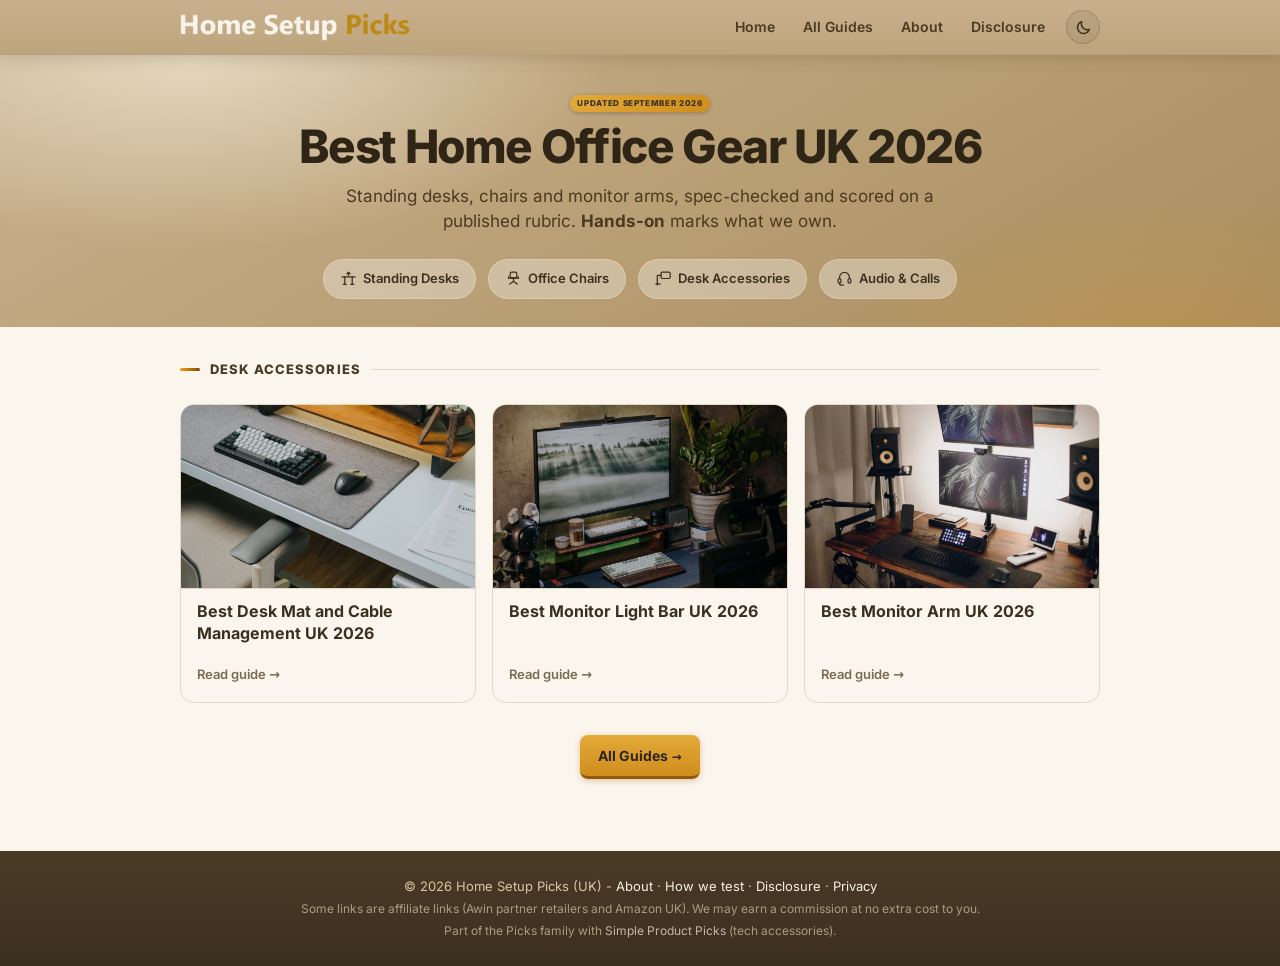
<file: index.html>
<!doctype html>
<html lang="en-GB">
<head>
  <meta charset="utf-8" />
  <meta name="viewport" content="width=device-width, initial-scale=1" />
  <meta name="theme-color" content="#c9b18f" />
  <link rel="icon" href="/favicon.ico" sizes="48x48" />
  <link rel="icon" type="image/png" sizes="192x192" href="/icon-192.png" />
  <link rel="apple-touch-icon" href="/apple-touch-icon.png" />
  <link rel="manifest" href="/site.webmanifest" />
  <title>Best Home Office Gear UK 2026 - Home Setup Picks</title>
  <meta name="description" content="Honest, spec-checked picks for UK home offices: standing desks, ergonomic chairs, monitor arms and call gear. Hands-on notes where we own the product." />
  <link rel="canonical" href="https://homesetuppicks.co.uk/" />
  <meta property="og:site_name" content="Home Setup Picks" />
  <meta property="og:type" content="website" />
  <meta property="og:title" content="Home Setup Picks UK" />
  <meta property="og:description" content="Honest, spec-checked picks for a better UK home office setup." />
  <meta property="og:image" content="https://homesetuppicks.co.uk/assets/img/hero/desks.jpg" />
  <meta property="og:url" content="https://homesetuppicks.co.uk/" />
  <meta name="twitter:card" content="summary" />
  <meta name="twitter:title" content="Best Home Office Gear UK 2026" />
  <meta name="twitter:description" content="Spec-checked picks for standing desks, office chairs, monitor arms and call gear, with hands-on notes where we own the product." />
  <script type="application/ld+json">
  {
    "@context": "https://schema.org",
    "@type": "WebSite",
    "name": "Home Setup Picks",
    "url": "https://homesetuppicks.co.uk/",
    "description": "Honest, spec-checked UK home office picks: standing desks, office chairs, monitor arms, desk accessories and call gear.",
    "publisher": {
      "@type": "Organization",
      "name": "Home Setup Picks",
      "url": "https://homesetuppicks.co.uk/"
    }
  }
  </script>
  <link rel="preload" href="assets/fonts/inter-latin.woff2" as="font" type="font/woff2" crossorigin>
  <link rel="alternate" type="application/rss+xml" title="Home Setup Picks - All Guides" href="/feed.xml">
  <link rel="stylesheet" href="assets/site.css">
  <script>(function(){var t;try{t=localStorage.getItem("sppTheme")}catch(e){}document.documentElement.setAttribute("data-theme",t||(window.matchMedia&&matchMedia("(prefers-color-scheme: dark)").matches?"dark":"light"))})();</script><script src="assets/theme.js" defer></script>
</head>
<body>

  <header class="site-header">
    <div class="wrap">
      <a class="brand-title" href="/"><img class="brand-wordmark" src="assets/img/brand/wordmark-header.png" alt="Home Setup Picks" width="230" height="28"></a>
      <nav class="site-nav">
        <a href="/">Home</a>
        <a href="posts.html">All Guides</a>
        <a href="about.html">About</a>
        <a href="disclosure.html">Disclosure</a>
      </nav>
    </div>
  </header>

  <div class="home-hero">
    <div class="wrap">
      <div class="badge">Updated September 2026</div>
      <h1>Best Home Office Gear UK 2026</h1>
      <p>Standing desks, chairs and monitor arms, spec&#8209;checked and scored on a published rubric. <strong>Hands-on</strong> marks what we own.</p>
      <div class="hero-cats"><!--picks:hero-cats-->
        <a class="hero-cat" href="#desks"><svg class="chip-ico" viewBox="0 0 24 24" width="17" height="17" fill="none" stroke="currentColor" stroke-width="1.75" stroke-linecap="round" stroke-linejoin="round" aria-hidden="true" focusable="false"><path d="M2.75 9.75h18.5"/><path d="M6.75 9.75v10.5M17.25 9.75v10.5"/><path d="M4.5 20.25h4.5M15 20.25h4.5"/><path d="M12 7.25V3M9.75 5.25 12 3l2.25 2.25"/></svg>Standing Desks</a>
        <a class="hero-cat" href="#chairs"><svg class="chip-ico" viewBox="0 0 24 24" width="17" height="17" fill="none" stroke="currentColor" stroke-width="1.75" stroke-linecap="round" stroke-linejoin="round" aria-hidden="true" focusable="false"><rect x="7.25" y="3" width="9.5" height="8" rx="2.5"/><path d="M5.25 11.5V9.5M18.75 11.5V9.5"/><path d="M4.75 11.5h14.5"/><path d="M12 11.5v4.75"/><path d="M7.5 19 12 16.25l4.5 2.75"/><circle cx="6.7" cy="19.95" r=".9" fill="currentColor" stroke="none"/><circle cx="17.3" cy="19.95" r=".9" fill="currentColor" stroke="none"/></svg>Office Chairs</a>
        <a class="hero-cat" href="#accessories"><svg class="chip-ico" viewBox="0 0 24 24" width="17" height="17" fill="none" stroke="currentColor" stroke-width="1.75" stroke-linecap="round" stroke-linejoin="round" aria-hidden="true" focusable="false"><rect x="8.5" y="3" width="13" height="9" rx="2"/><path d="M8.5 7.5H3.25v13.75"/><path d="M1.25 19.75h6"/></svg>Desk Accessories</a>
        <a class="hero-cat" href="#audio"><svg class="chip-ico" viewBox="0 0 24 24" width="17" height="17" fill="none" stroke="currentColor" stroke-width="1.75" stroke-linecap="round" stroke-linejoin="round" aria-hidden="true" focusable="false"><path d="M5 12.5V10.5a7 7 0 0 1 14 0v2"/><rect x="3" y="12" width="4" height="6.5" rx="2"/><rect x="17" y="12" width="4" height="6.5" rx="2"/><path d="M5 18.5v.75a2 2 0 0 0 2 2h2.5"/><circle cx="10.6" cy="21.25" r=".9" fill="currentColor" stroke="none"/></svg>Audio &amp; Calls</a>
      <!--/picks:hero-cats--></div>
    </div>
  </div>

  <main>
<!--picks:home-grid-->
    <div id="accessories" class="cat-section">
      <div class="cat-section-title">Desk Accessories</div>
      <div class="post-grid" id="list-accessories">
        <a class="post-card" href="./posts_html/best-desk-mat-and-cable-management-uk.html"><img class="card-thumb" src="./assets/img/hero/posts/best-desk-mat-and-cable-management-uk.jpg" alt="" loading="lazy" decoding="async" width="1200" height="630"><strong>Best Desk Mat and Cable Management UK 2026</strong><span class="card-arrow">Read guide &#x2192;</span></a>
        <a class="post-card" href="./posts_html/best-monitor-light-bar-uk.html"><img class="card-thumb" src="./assets/img/hero/posts/best-monitor-light-bar-uk.jpg" alt="" loading="lazy" decoding="async" width="1200" height="630"><strong>Best Monitor Light Bar UK 2026</strong><span class="card-arrow">Read guide &#x2192;</span></a>
        <a class="post-card" href="./posts_html/best-monitor-arm-uk.html"><img class="card-thumb" src="./assets/img/hero/posts/best-monitor-arm-uk.jpg" alt="" loading="lazy" decoding="async" width="1200" height="630"><strong>Best Monitor Arm UK 2026</strong><span class="card-arrow">Read guide &#x2192;</span></a>
      </div>
    </div>
<!--/picks:home-grid-->
    <div style="text-align:center;margin:32px 0 16px">
      <a href="posts.html" class="cta-link" style="display:inline-block">All Guides</a>
    </div>
  </main>

  <footer>
    <div class="wrap">
      &copy; 2026 Home Setup Picks (UK) -
      <a href="./about.html">About</a> &middot;
      <a href="./how-we-test.html">How we test</a> &middot;
      <a href="./disclosure.html">Disclosure</a> &middot;
      <a href="./privacy.html">Privacy</a><br>
      <span style="font-size:12px;opacity:.7">Some links are affiliate links (Awin partner retailers and Amazon UK). We may earn a commission at no extra cost to you.</span><br>
      <span style="font-size:12px;opacity:.7">Part of the Picks family with <a href="https://simpleproductpicks.co.uk/" rel="noopener">Simple Product Picks</a> (tech accessories).</span>
    </div>
  </footer>

  <!-- The post grid between the picks:home-grid markers is generated by scripts/build_pages.py from assets/posts_index.json so crawlers see every internal link without JavaScript. The hero chips between the picks:hero-cats markers are generated by the same script from config/site.json (each category's "icon" id maps to an inline SVG in build_pages.ICONS). Do not hand-edit inside either marker pair. -->
</body>
</html>
</file>
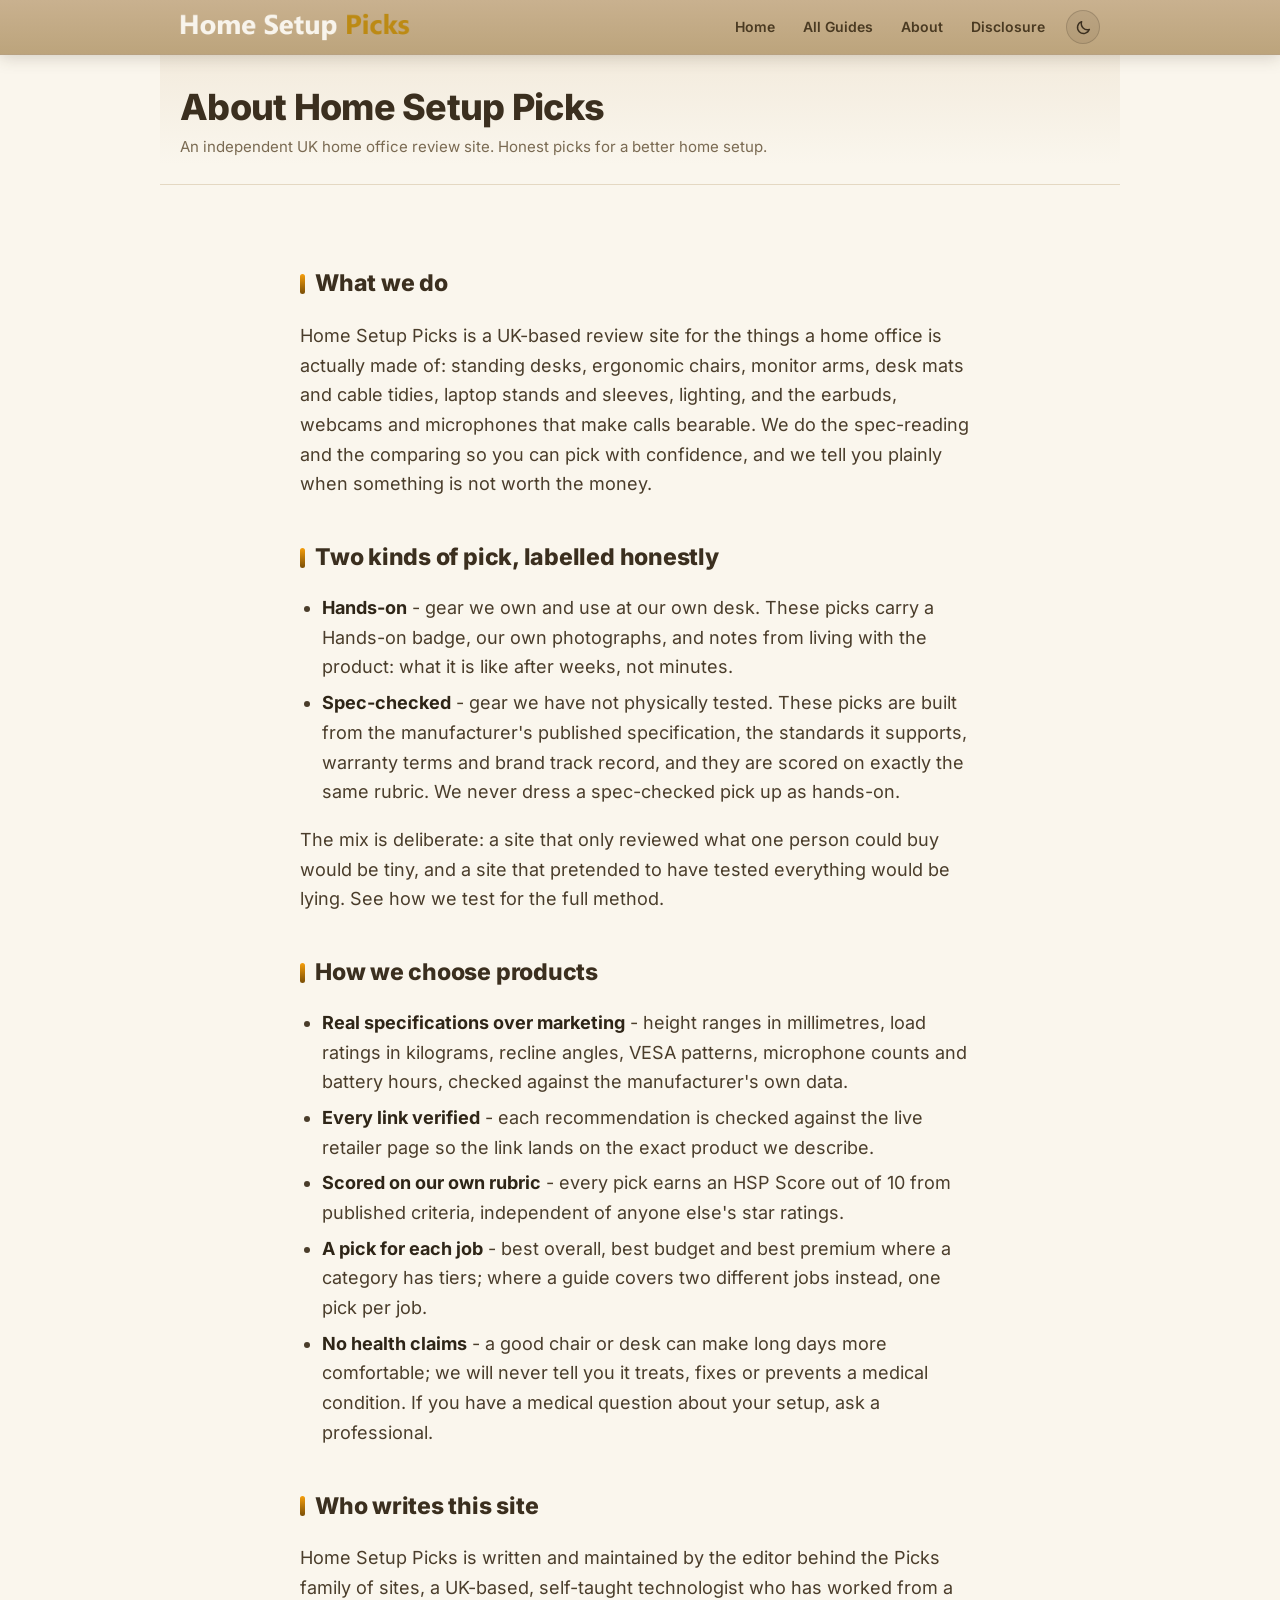
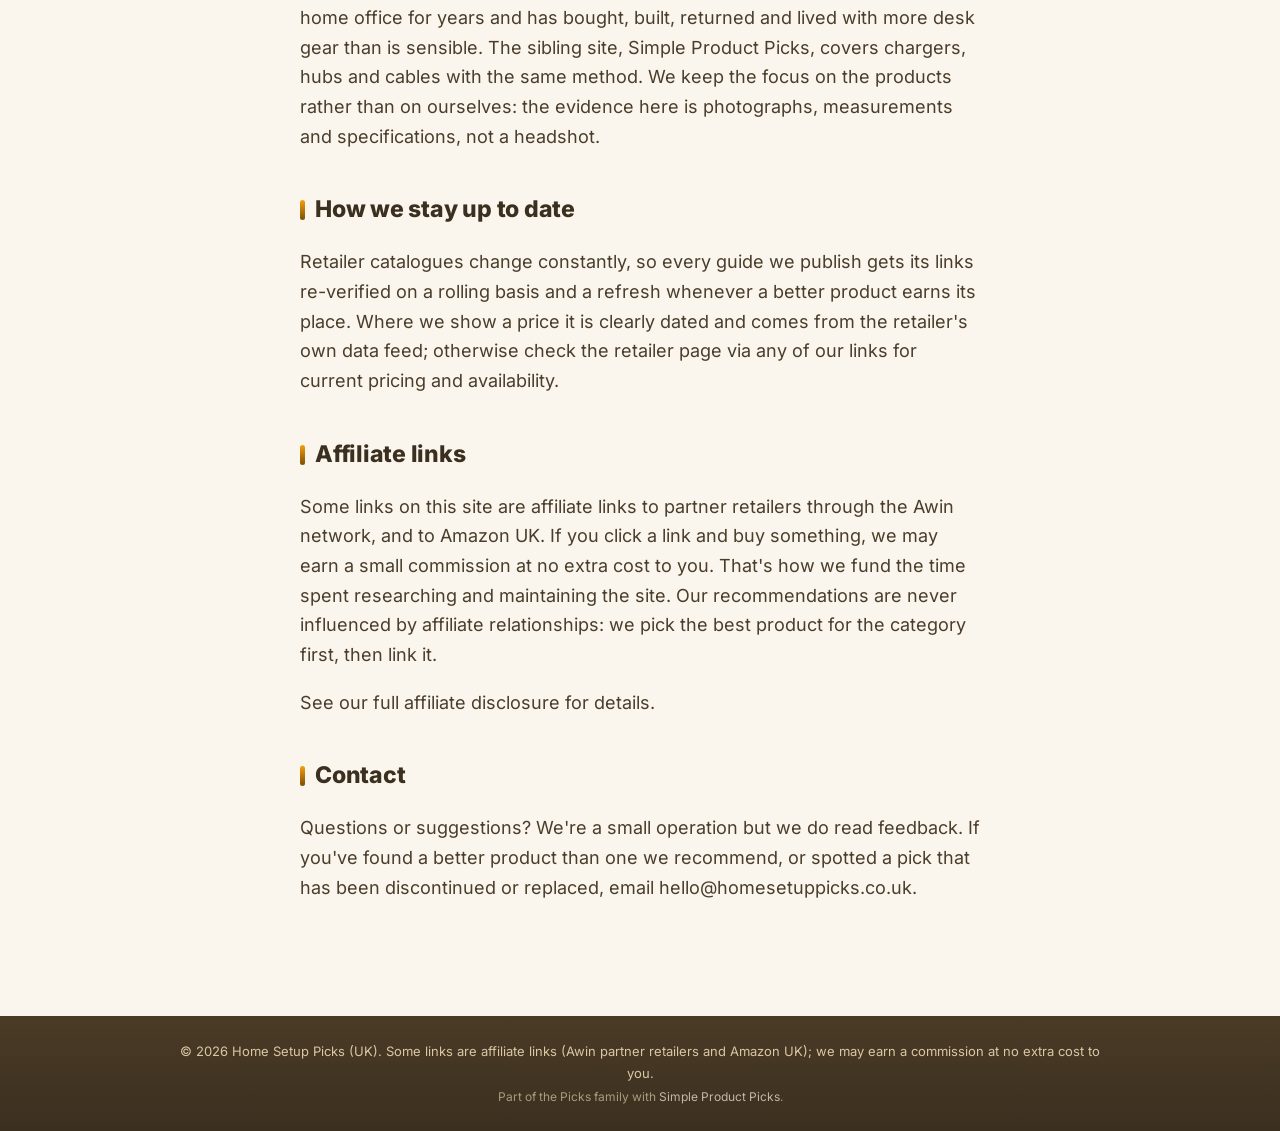
<file: about.html>
<!doctype html>
<html lang="en-GB">
<head>
  <meta charset="utf-8" />
  <meta name="viewport" content="width=device-width, initial-scale=1" />
  <meta name="theme-color" content="#c9b18f" />
  <link rel="icon" href="/favicon.ico" sizes="48x48" />
  <link rel="icon" type="image/png" sizes="192x192" href="/icon-192.png" />
  <link rel="apple-touch-icon" href="/apple-touch-icon.png" />
  <link rel="manifest" href="/site.webmanifest" />
  <title>About Home Setup Picks UK</title>
  <meta name="description" content="About Home Setup Picks: an independent UK home office review site. Desks, chairs, monitor arms and call gear, spec-checked and scored on our own rubric." />
  <link rel="canonical" href="https://homesetuppicks.co.uk/about.html" />
  <meta property="og:image" content="https://homesetuppicks.co.uk/assets/img/brand/og-default.jpg" />
  <link rel="preload" href="assets/fonts/inter-latin.woff2" as="font" type="font/woff2" crossorigin>
  <link rel="stylesheet" href="assets/site.css">
  <script>(function(){var t;try{t=localStorage.getItem("sppTheme")}catch(e){}document.documentElement.setAttribute("data-theme",t||(window.matchMedia&&matchMedia("(prefers-color-scheme: dark)").matches?"dark":"light"))})();</script><script src="assets/theme.js" defer></script>
</head>
<body>
  <header class="site-header">
    <div class="wrap">
      <a class="brand-title" href="/"><img class="brand-wordmark" src="assets/img/brand/wordmark-header.png" alt="Home Setup Picks" width="230" height="28"></a>
      <nav class="site-nav">
        <a href="/">Home</a>
        <a href="posts.html">All Guides</a>
        <a href="about.html">About</a>
        <a href="disclosure.html">Disclosure</a>
      </nav>
    </div>
  </header>

  <section class="page-hero" id="hero">
    <h1 class="hero-title">About Home Setup Picks</h1>
    <div class="hero-sub muted">An independent UK home office review site. Honest picks for a better home setup.</div>
  </section>

  <main>
    <div class="wrap content" style="max-width:720px;margin:0 auto;padding:40px 20px">

      <h2>What we do</h2>
      <p>Home Setup Picks is a UK-based review site for the things a home office is actually made of: standing desks, ergonomic chairs, monitor arms, desk mats and cable tidies, laptop stands and sleeves, lighting, and the earbuds, webcams and microphones that make calls bearable. We do the spec-reading and the comparing so you can pick with confidence, and we tell you plainly when something is not worth the money.</p>

      <h2>Two kinds of pick, labelled honestly</h2>
      <ul>
        <li><strong>Hands-on</strong> - gear we own and use at our own desk. These picks carry a Hands-on badge, our own photographs, and notes from living with the product: what it is like after weeks, not minutes.</li>
        <li><strong>Spec-checked</strong> - gear we have not physically tested. These picks are built from the manufacturer's published specification, the standards it supports, warranty terms and brand track record, and they are scored on exactly the same rubric. We never dress a spec-checked pick up as hands-on.</li>
      </ul>
      <p>The mix is deliberate: a site that only reviewed what one person could buy would be tiny, and a site that pretended to have tested everything would be lying. See <a href="how-we-test.html">how we test</a> for the full method.</p>

      <h2>How we choose products</h2>
      <ul>
        <li><strong>Real specifications over marketing</strong> - height ranges in millimetres, load ratings in kilograms, recline angles, VESA patterns, microphone counts and battery hours, checked against the manufacturer's own data.</li>
        <li><strong>Every link verified</strong> - each recommendation is checked against the live retailer page so the link lands on the exact product we describe.</li>
        <li><strong>Scored on our own rubric</strong> - every pick earns an HSP Score out of 10 from published criteria, independent of anyone else's star ratings.</li>
        <li><strong>A pick for each job</strong> - best overall, best budget and best premium where a category has tiers; where a guide covers two different jobs instead, one pick per job.</li>
        <li><strong>No health claims</strong> - a good chair or desk can make long days more comfortable; we will never tell you it treats, fixes or prevents a medical condition. If you have a medical question about your setup, ask a professional.</li>
      </ul>

      <h2>Who writes this site</h2>
      <p>Home Setup Picks is written and maintained by the editor behind the Picks family of sites, a UK-based, self-taught technologist who has worked from a home office for years and has bought, built, returned and lived with more desk gear than is sensible. The sibling site, <a href="https://simpleproductpicks.co.uk/" rel="noopener">Simple Product Picks</a>, covers chargers, hubs and cables with the same method. We keep the focus on the products rather than on ourselves: the evidence here is photographs, measurements and specifications, not a headshot.</p>

      <h2>How we stay up to date</h2>
      <p>Retailer catalogues change constantly, so every guide we publish gets its links re-verified on a rolling basis and a refresh whenever a better product earns its place. Where we show a price it is clearly dated and comes from the retailer's own data feed; otherwise check the retailer page via any of our links for current pricing and availability.</p>

      <h2>Affiliate links</h2>
      <p>Some links on this site are affiliate links to partner retailers through the Awin network, and to Amazon UK. If you click a link and buy something, we may earn a small commission at no extra cost to you. That's how we fund the time spent researching and maintaining the site. Our recommendations are never influenced by affiliate relationships: we pick the best product for the category first, then link it.</p>
      <p>See our full <a href="disclosure.html">affiliate disclosure</a> for details.</p>

      <h2>Contact</h2>
      <p>Questions or suggestions? We're a small operation but we do read feedback. If you've found a better product than one we recommend, or spotted a pick that has been discontinued or replaced, email <a href="mailto:hello@homesetuppicks.co.uk">hello@homesetuppicks.co.uk</a>.</p>

    </div>
  </main>

  <footer>
    <div class="wrap">
      &copy; 2026 Home Setup Picks (UK). Some links are affiliate links (Awin partner retailers and Amazon UK); we may earn a commission at no extra cost to you.<br>
      <span style="font-size:12px;opacity:.7">Part of the Picks family with <a href="https://simpleproductpicks.co.uk/" rel="noopener">Simple Product Picks</a>.</span>
    </div>
  </footer>
</body>
</html>
</file>
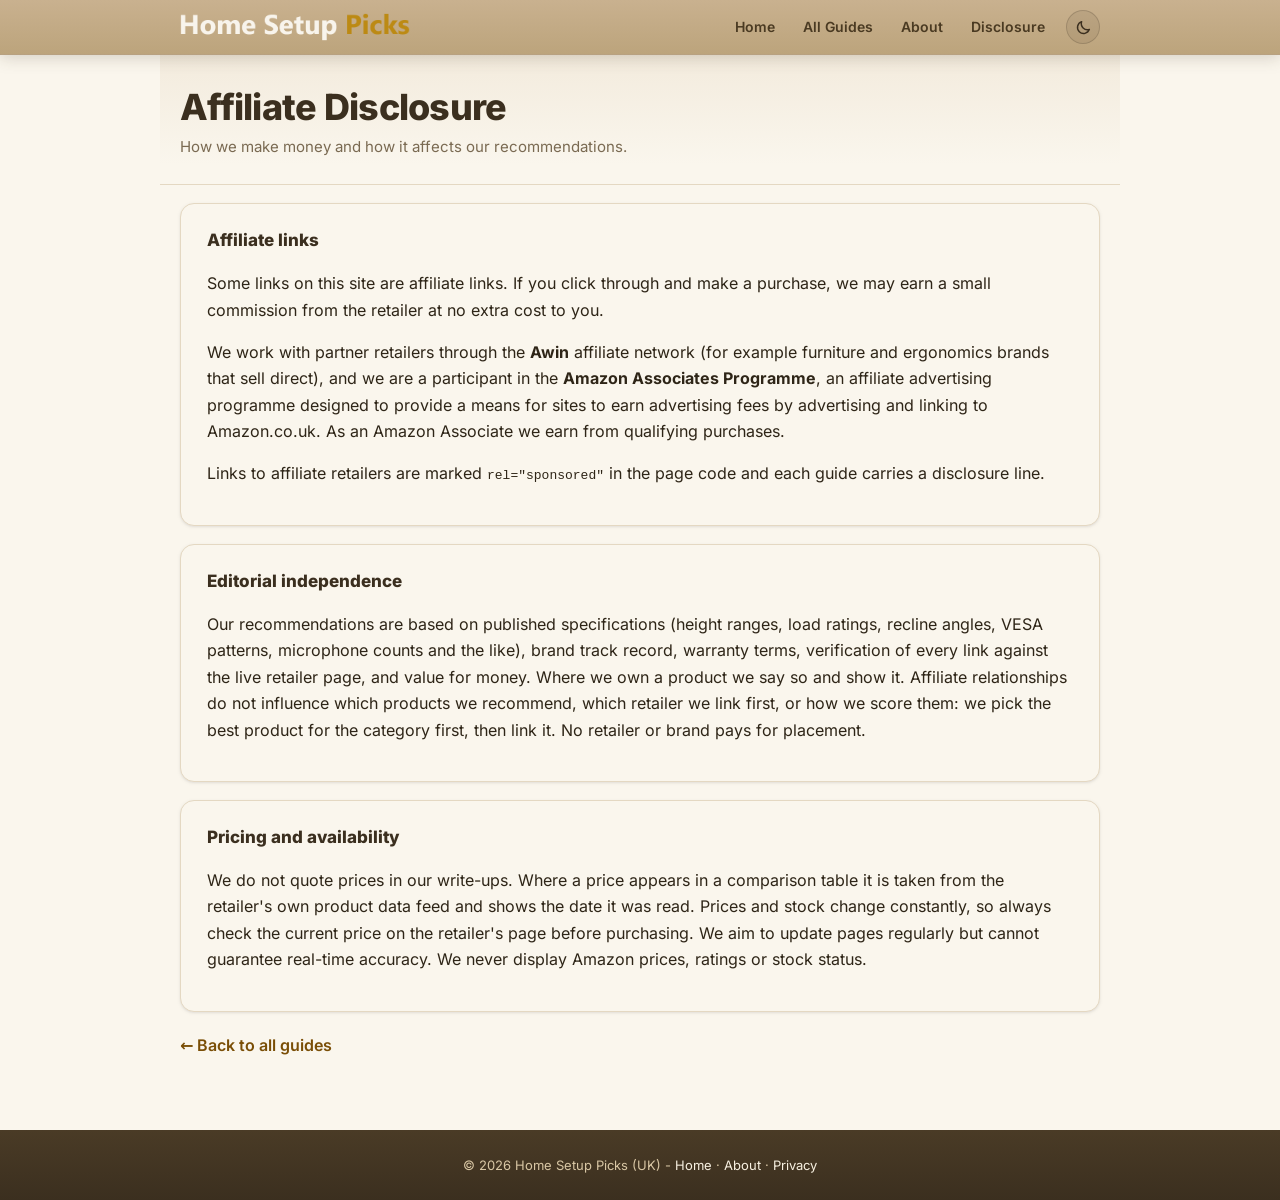
<file: disclosure.html>
<!doctype html>
<html lang="en-GB">
<head>
  <meta charset="utf-8" />
  <meta name="viewport" content="width=device-width, initial-scale=1" />
  <meta name="theme-color" content="#c9b18f" />
  <link rel="icon" href="/favicon.ico" sizes="48x48" />
  <link rel="icon" type="image/png" sizes="192x192" href="/icon-192.png" />
  <link rel="apple-touch-icon" href="/apple-touch-icon.png" />
  <link rel="manifest" href="/site.webmanifest" />
  <title>Affiliate Disclosure - Home Setup Picks UK</title>
  <meta name="description" content="Affiliate disclosure for Home Setup Picks UK: Awin partner retailers, Amazon Associates, and how that affects our recommendations (it does not)." />
  <link rel="canonical" href="https://homesetuppicks.co.uk/disclosure.html" />
  <meta property="og:image" content="https://homesetuppicks.co.uk/assets/img/brand/og-default.jpg" />
  <link rel="preload" href="assets/fonts/inter-latin.woff2" as="font" type="font/woff2" crossorigin>
  <link rel="stylesheet" href="assets/site.css">
  <script>(function(){var t;try{t=localStorage.getItem("sppTheme")}catch(e){}document.documentElement.setAttribute("data-theme",t||(window.matchMedia&&matchMedia("(prefers-color-scheme: dark)").matches?"dark":"light"))})();</script><script src="assets/theme.js" defer></script>
</head>
<body>

    <header class="site-header">
    <div class="wrap">
      <a class="brand-title" href="/"><img class="brand-wordmark" src="assets/img/brand/wordmark-header.png" alt="Home Setup Picks" width="230" height="28"></a>
      <nav class="site-nav">
        <a href="/">Home</a>
        <a href="posts.html">All Guides</a>
        <a href="about.html">About</a>
        <a href="disclosure.html">Disclosure</a>
      </nav>
    </div>
  </header>

    <section class="page-hero" id="hero">
    <h1 class="hero-title">Affiliate Disclosure</h1>
    <div class="hero-sub muted">How we make money and how it affects our recommendations.</div>
  </section>

  <main>

    <div class="page-card">
      <h2>Affiliate links</h2>
      <p>Some links on this site are affiliate links. If you click through and make a purchase, we may earn a small commission from the retailer at no extra cost to you.</p>
      <p>We work with partner retailers through the <b>Awin</b> affiliate network (for example furniture and ergonomics brands that sell direct), and we are a participant in the <b>Amazon Associates Programme</b>, an affiliate advertising programme designed to provide a means for sites to earn advertising fees by advertising and linking to Amazon.co.uk. As an Amazon Associate we earn from qualifying purchases.</p>
      <p>Links to affiliate retailers are marked <code>rel="sponsored"</code> in the page code and each guide carries a disclosure line.</p>
    </div>

    <div class="page-card">
      <h2>Editorial independence</h2>
      <p>Our recommendations are based on published specifications (height ranges, load ratings, recline angles, VESA patterns, microphone counts and the like), brand track record, warranty terms, verification of every link against the live retailer page, and value for money. Where we own a product we say so and show it. Affiliate relationships do not influence which products we recommend, which retailer we link first, or how we score them: we pick the best product for the category first, then link it. No retailer or brand pays for placement.</p>
    </div>

    <div class="page-card">
      <h2>Pricing and availability</h2>
      <p>We do not quote prices in our write-ups. Where a price appears in a comparison table it is taken from the retailer's own product data feed and shows the date it was read. Prices and stock change constantly, so always check the current price on the retailer's page before purchasing. We aim to update pages regularly but cannot guarantee real-time accuracy. We never display Amazon prices, ratings or stock status.</p>
    </div>

    <p style="margin-top:20px"><a href="/" style="color:#7a4e06;font-weight:600">&larr; Back to all guides</a></p>

  </main>

  <footer>
    <div class="wrap">
      &copy; 2026 Home Setup Picks (UK) -
      <a href="/">Home</a> &middot;
      <a href="./about.html">About</a> &middot;
      <a href="./privacy.html">Privacy</a>
    </div>
  </footer>

</body>
</html>
</file>
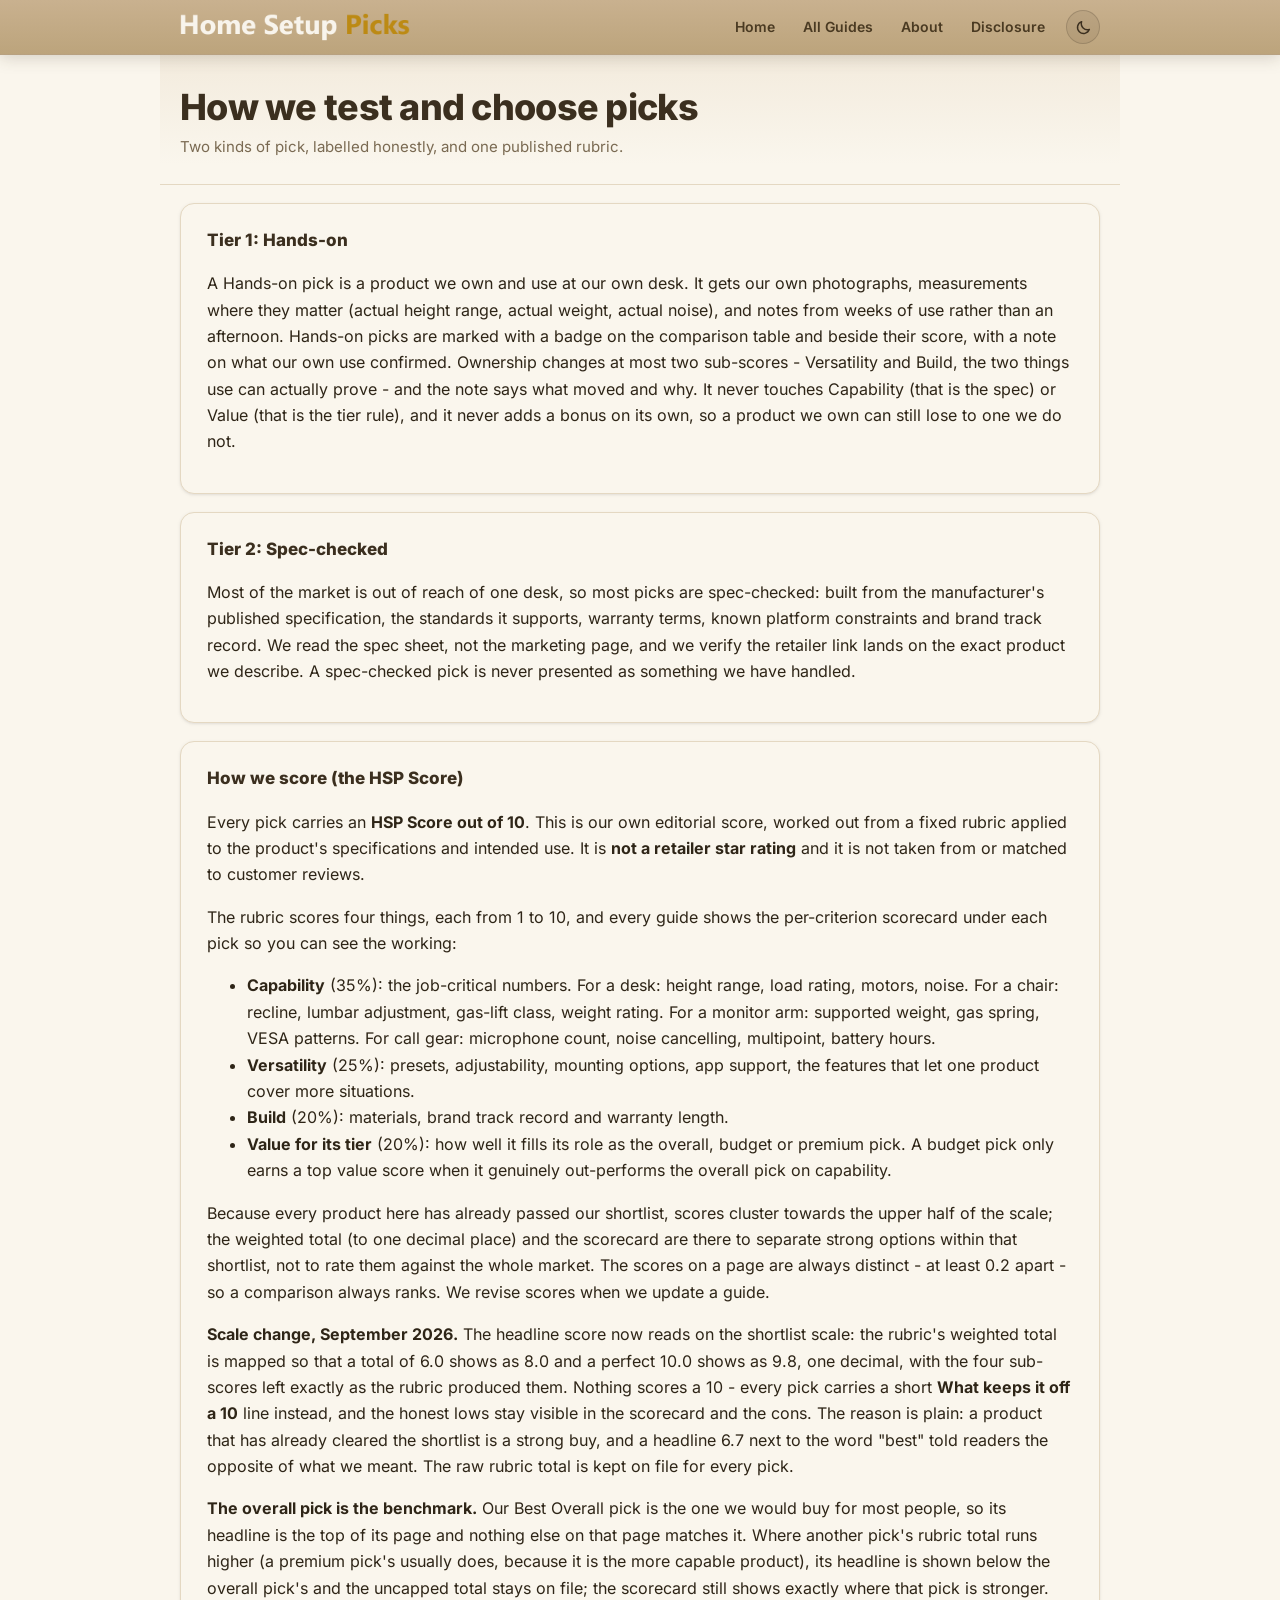
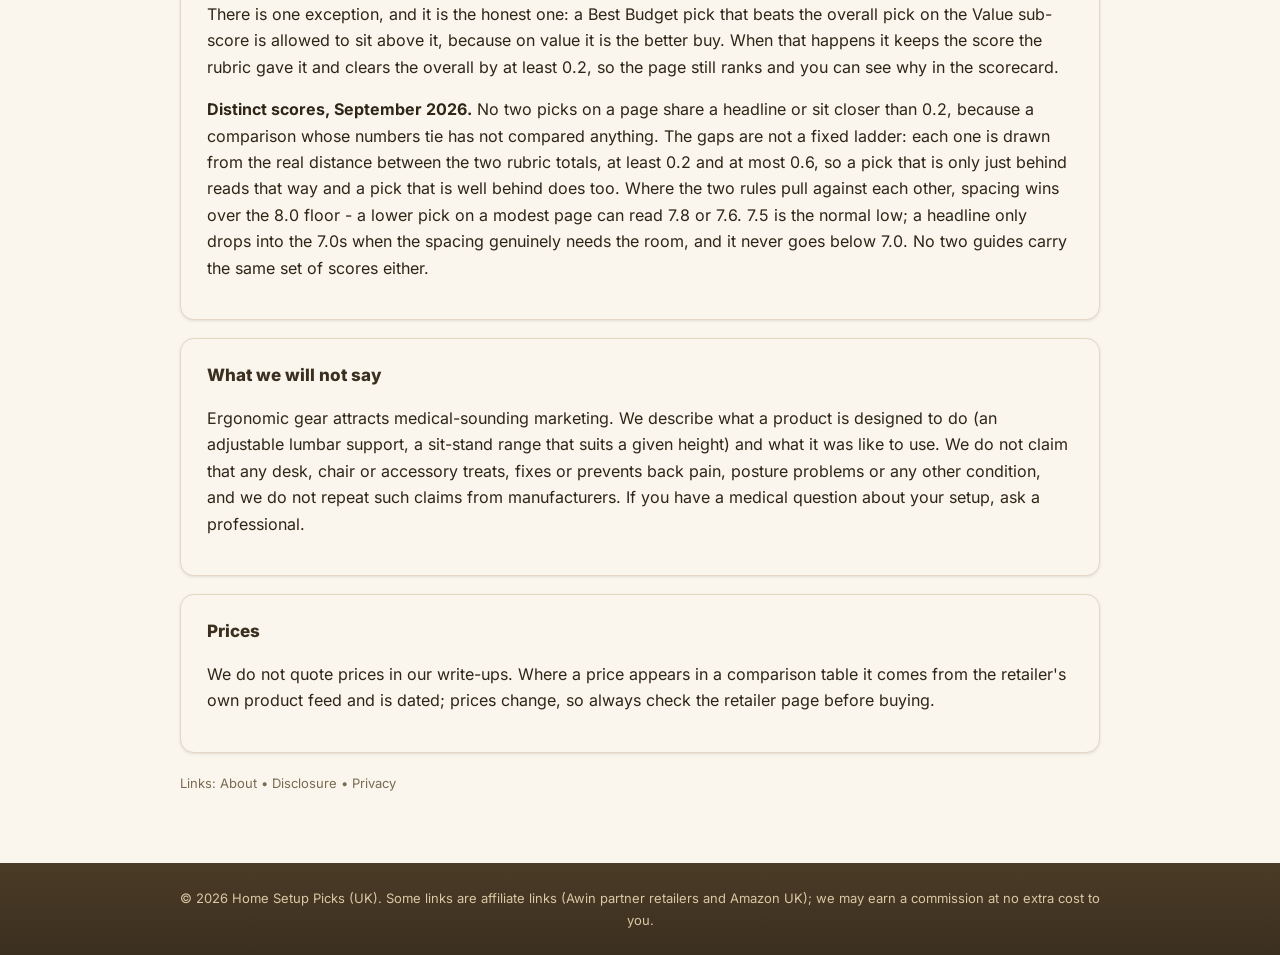
<file: how-we-test.html>
<!doctype html>
<html lang="en-GB">
<head>
  <meta charset="utf-8" />
  <meta name="viewport" content="width=device-width, initial-scale=1" />
  <meta name="theme-color" content="#c9b18f" />
  <link rel="icon" href="/favicon.ico" sizes="48x48" />
  <link rel="icon" type="image/png" sizes="192x192" href="/icon-192.png" />
  <link rel="apple-touch-icon" href="/apple-touch-icon.png" />
  <link rel="manifest" href="/site.webmanifest" />
  <title>How We Test - Home Setup Picks (UK)</title>
  <meta name="description" content="How Home Setup Picks chooses and scores home office gear: the hands-on tier, the spec-checked tier, and the published HSP Score rubric." />
  <link rel="canonical" href="https://homesetuppicks.co.uk/how-we-test.html" />
  <meta property="og:image" content="https://homesetuppicks.co.uk/assets/img/brand/og-default.jpg" />
  <link rel="preload" href="assets/fonts/inter-latin.woff2" as="font" type="font/woff2" crossorigin>
  <link rel="stylesheet" href="assets/site.css">
  <script>(function(){var t;try{t=localStorage.getItem("sppTheme")}catch(e){}document.documentElement.setAttribute("data-theme",t||(window.matchMedia&&matchMedia("(prefers-color-scheme: dark)").matches?"dark":"light"))})();</script><script src="assets/theme.js" defer></script>
</head>
<body>
  <header class="site-header">
    <div class="wrap">
      <a class="brand-title" href="/"><img class="brand-wordmark" src="assets/img/brand/wordmark-header.png" alt="Home Setup Picks" width="230" height="28"></a>
      <nav class="site-nav">
        <a href="/">Home</a>
        <a href="posts.html">All Guides</a>
        <a href="about.html">About</a>
        <a href="disclosure.html">Disclosure</a>
      </nav>
    </div>
  </header>

  <section class="page-hero" id="hero">
    <h1 class="hero-title">How we test and choose picks</h1>
    <div class="hero-sub muted">Two kinds of pick, labelled honestly, and one published rubric.</div>
  </section>

  <main>
    <div class="page-card">
      <h2>Tier 1: Hands-on</h2>
      <p>A Hands-on pick is a product we own and use at our own desk. It gets our own photographs, measurements where they matter (actual height range, actual weight, actual noise), and notes from weeks of use rather than an afternoon. Hands-on picks are marked with a badge on the comparison table and beside their score, with a note on what our own use confirmed. Ownership changes at most two sub-scores - Versatility and Build, the two things use can actually prove - and the note says what moved and why. It never touches Capability (that is the spec) or Value (that is the tier rule), and it never adds a bonus on its own, so a product we own can still lose to one we do not.</p>
    </div>

    <div class="page-card">
      <h2>Tier 2: Spec-checked</h2>
      <p>Most of the market is out of reach of one desk, so most picks are spec-checked: built from the manufacturer's published specification, the standards it supports, warranty terms, known platform constraints and brand track record. We read the spec sheet, not the marketing page, and we verify the retailer link lands on the exact product we describe. A spec-checked pick is never presented as something we have handled.</p>
    </div>

    <div class="page-card">
      <h2>How we score (the HSP Score)</h2>
      <p>Every pick carries an <b>HSP Score out of 10</b>. This is our own editorial score, worked out from a fixed rubric applied to the product's specifications and intended use. It is <b>not a retailer star rating</b> and it is not taken from or matched to customer reviews.</p>
      <p>The rubric scores four things, each from 1 to 10, and every guide shows the per-criterion scorecard under each pick so you can see the working:</p>
      <ul>
        <li><b>Capability</b> (35%): the job-critical numbers. For a desk: height range, load rating, motors, noise. For a chair: recline, lumbar adjustment, gas-lift class, weight rating. For a monitor arm: supported weight, gas spring, VESA patterns. For call gear: microphone count, noise cancelling, multipoint, battery hours.</li>
        <li><b>Versatility</b> (25%): presets, adjustability, mounting options, app support, the features that let one product cover more situations.</li>
        <li><b>Build</b> (20%): materials, brand track record and warranty length.</li>
        <li><b>Value for its tier</b> (20%): how well it fills its role as the overall, budget or premium pick. A budget pick only earns a top value score when it genuinely out-performs the overall pick on capability.</li>
      </ul>
      <p>Because every product here has already passed our shortlist, scores cluster towards the upper half of the scale; the weighted total (to one decimal place) and the scorecard are there to separate strong options within that shortlist, not to rate them against the whole market. The scores on a page are always distinct - at least 0.2 apart - so a comparison always ranks. We revise scores when we update a guide.</p>
      <p><b>Scale change, September 2026.</b> The headline score now reads on the shortlist scale: the rubric's weighted total is mapped so that a total of 6.0 shows as 8.0 and a perfect 10.0 shows as 9.8, one decimal, with the four sub-scores left exactly as the rubric produced them. Nothing scores a 10 - every pick carries a short <b>What keeps it off a 10</b> line instead, and the honest lows stay visible in the scorecard and the cons. The reason is plain: a product that has already cleared the shortlist is a strong buy, and a headline 6.7 next to the word "best" told readers the opposite of what we meant. The raw rubric total is kept on file for every pick.</p>
      <p><b>The overall pick is the benchmark.</b> Our Best Overall pick is the one we would buy for most people, so its headline is the top of its page and nothing else on that page matches it. Where another pick's rubric total runs higher (a premium pick's usually does, because it is the more capable product), its headline is shown below the overall pick's and the uncapped total stays on file; the scorecard still shows exactly where that pick is stronger. There is one exception, and it is the honest one: a Best Budget pick that beats the overall pick on the Value sub-score is allowed to sit above it, because on value it is the better buy. When that happens it keeps the score the rubric gave it and clears the overall by at least 0.2, so the page still ranks and you can see why in the scorecard.</p>
      <p><b>Distinct scores, September 2026.</b> No two picks on a page share a headline or sit closer than 0.2, because a comparison whose numbers tie has not compared anything. The gaps are not a fixed ladder: each one is drawn from the real distance between the two rubric totals, at least 0.2 and at most 0.6, so a pick that is only just behind reads that way and a pick that is well behind does too. Where the two rules pull against each other, spacing wins over the 8.0 floor - a lower pick on a modest page can read 7.8 or 7.6. 7.5 is the normal low; a headline only drops into the 7.0s when the spacing genuinely needs the room, and it never goes below 7.0. No two guides carry the same set of scores either.</p>
    </div>

    <div class="page-card">
      <h2>What we will not say</h2>
      <p>Ergonomic gear attracts medical-sounding marketing. We describe what a product is designed to do (an adjustable lumbar support, a sit-stand range that suits a given height) and what it was like to use. We do not claim that any desk, chair or accessory treats, fixes or prevents back pain, posture problems or any other condition, and we do not repeat such claims from manufacturers. If you have a medical question about your setup, ask a professional.</p>
    </div>

    <div class="page-card">
      <h2>Prices</h2>
      <p>We do not quote prices in our write-ups. Where a price appears in a comparison table it comes from the retailer's own product feed and is dated; prices change, so always check the retailer page before buying.</p>
    </div>

    <p class="muted" style="margin-top:20px">Links: <a href="./about.html">About</a> &bull; <a href="./disclosure.html">Disclosure</a> &bull; <a href="./privacy.html">Privacy</a></p>
  </main>

  <footer>
    <div class="wrap">
      &copy; 2026 Home Setup Picks (UK). Some links are affiliate links (Awin partner retailers and Amazon UK); we may earn a commission at no extra cost to you.
    </div>
  </footer>
</body>
</html>
</file>
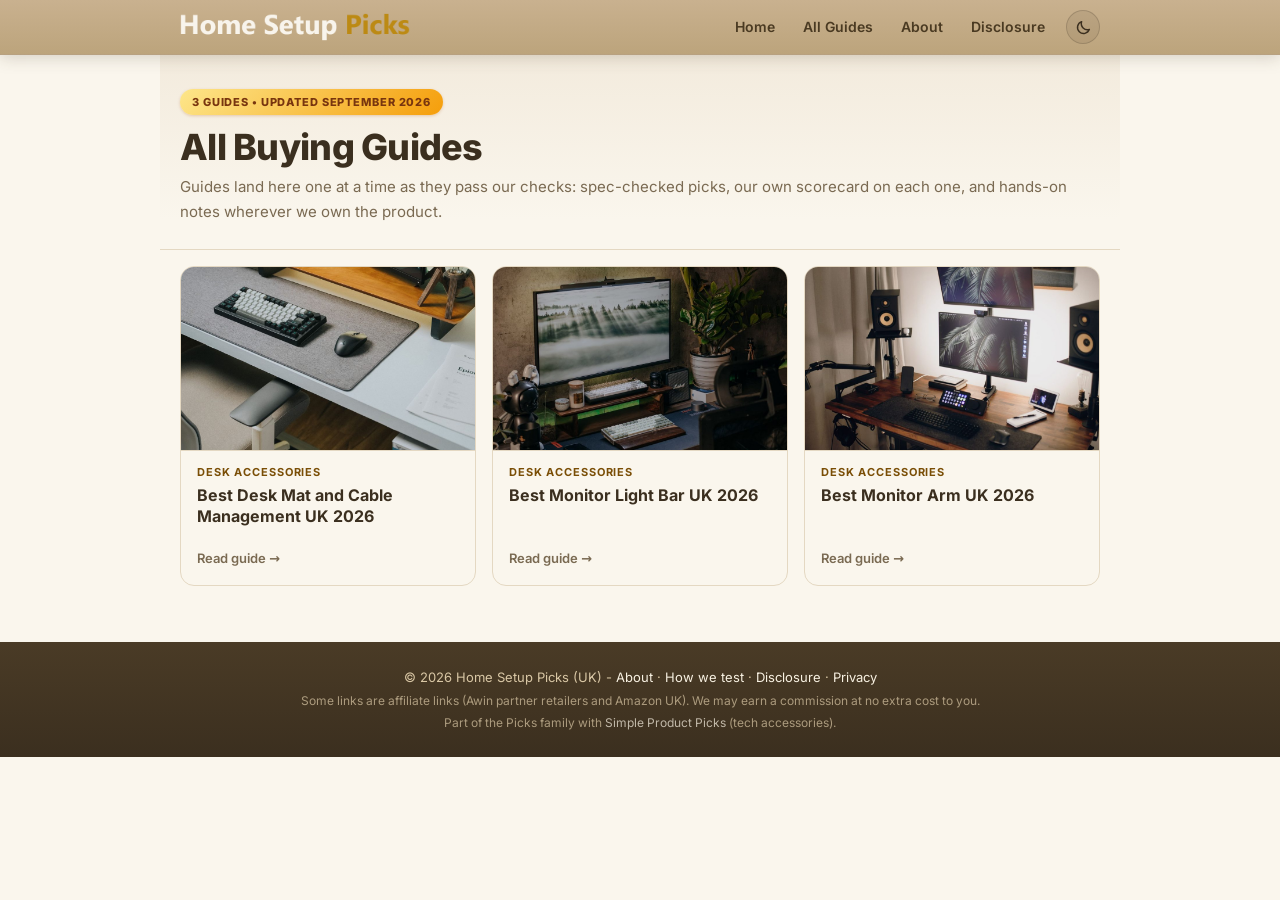
<file: posts.html>
<!doctype html>
<html lang="en-GB">
<head>
  <meta charset="utf-8" />
  <meta name="viewport" content="width=device-width, initial-scale=1" />
  <meta name="theme-color" content="#c9b18f" />
  <link rel="icon" href="/favicon.ico" sizes="48x48" />
  <link rel="icon" type="image/png" sizes="192x192" href="/icon-192.png" />
  <link rel="apple-touch-icon" href="/apple-touch-icon.png" />
  <link rel="manifest" href="/site.webmanifest" />
  <title>All Guides - Home Setup Picks UK 2026</title>
  <meta name="description" content="All Home Setup Picks buying guides: standing desks, office chairs, monitor arms and call gear for UK home offices, spec-checked and scored on our own rubric." />
  <link rel="canonical" href="https://homesetuppicks.co.uk/posts.html" />
  <meta property="og:image" content="https://homesetuppicks.co.uk/assets/img/brand/og-default.jpg" />
  <link rel="preload" href="assets/fonts/inter-latin.woff2" as="font" type="font/woff2" crossorigin>
  <link rel="alternate" type="application/rss+xml" title="Home Setup Picks - All Guides" href="/feed.xml">
  <link rel="stylesheet" href="assets/site.css">
  <script>(function(){var t;try{t=localStorage.getItem("sppTheme")}catch(e){}document.documentElement.setAttribute("data-theme",t||(window.matchMedia&&matchMedia("(prefers-color-scheme: dark)").matches?"dark":"light"))})();</script><script src="assets/theme.js" defer></script>
</head>
<body>

    <header class="site-header">
    <div class="wrap">
      <a class="brand-title" href="/"><img class="brand-wordmark" src="assets/img/brand/wordmark-header.png" alt="Home Setup Picks" width="230" height="28"></a>
      <nav class="site-nav">
        <a href="/">Home</a>
        <a href="posts.html">All Guides</a>
        <a href="about.html">About</a>
        <a href="disclosure.html">Disclosure</a>
      </nav>
    </div>
  </header>

    <section class="page-hero" id="hero">
    <div class="hero-kicker">3 Guides &bull; Updated September 2026</div>
    <h1 class="hero-title">All Buying Guides</h1>
    <div class="hero-sub muted">Guides land here one at a time as they pass our checks: spec-checked picks, our own scorecard on each one, and hands-on notes wherever we own the product.</div>
  </section>

  <main>
    <div class="post-grid" id="list"><!--picks:all-grid-->
      <a class="post-card" href="./posts_html/best-desk-mat-and-cable-management-uk.html"><img class="card-thumb" src="./assets/img/hero/posts/best-desk-mat-and-cable-management-uk.jpg" alt="" loading="lazy" decoding="async" width="1200" height="630"><div class="card-cat">Desk Accessories</div><strong>Best Desk Mat and Cable Management UK 2026</strong><span class="card-arrow">Read guide &#x2192;</span></a>
      <a class="post-card" href="./posts_html/best-monitor-light-bar-uk.html"><img class="card-thumb" src="./assets/img/hero/posts/best-monitor-light-bar-uk.jpg" alt="" loading="lazy" decoding="async" width="1200" height="630"><div class="card-cat">Desk Accessories</div><strong>Best Monitor Light Bar UK 2026</strong><span class="card-arrow">Read guide &#x2192;</span></a>
      <a class="post-card" href="./posts_html/best-monitor-arm-uk.html"><img class="card-thumb" src="./assets/img/hero/posts/best-monitor-arm-uk.jpg" alt="" loading="lazy" decoding="async" width="1200" height="630"><div class="card-cat">Desk Accessories</div><strong>Best Monitor Arm UK 2026</strong><span class="card-arrow">Read guide &#x2192;</span></a>
    <!--/picks:all-grid--></div>
  </main>

  <footer>
    <div class="wrap">
      &copy; 2026 Home Setup Picks (UK) -
      <a href="./about.html">About</a> &middot;
      <a href="./how-we-test.html">How we test</a> &middot;
      <a href="./disclosure.html">Disclosure</a> &middot;
      <a href="./privacy.html">Privacy</a><br>
      <span style="font-size:12px;opacity:.7">Some links are affiliate links (Awin partner retailers and Amazon UK). We may earn a commission at no extra cost to you.</span><br>
      <span style="font-size:12px;opacity:.7">Part of the Picks family with <a href="https://simpleproductpicks.co.uk/" rel="noopener">Simple Product Picks</a> (tech accessories).</span>
    </div>
  </footer>

  <!-- The grid between the picks:all-grid markers is generated by scripts/build_pages.py from assets/posts_index.json. Do not hand-edit inside the markers. -->
</body>
</html>
</file>
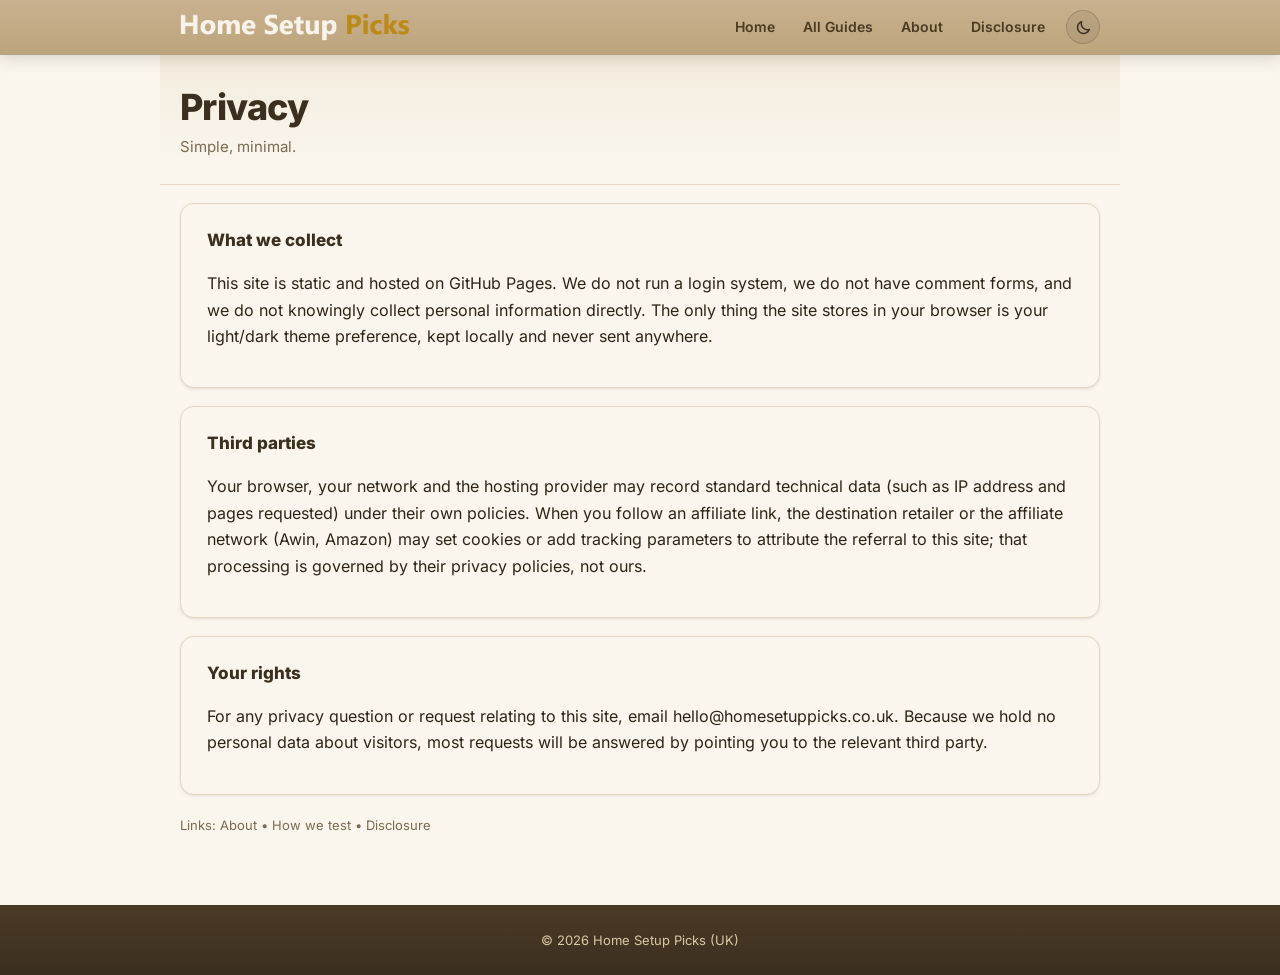
<file: privacy.html>
<!doctype html>
<html lang="en-GB">
<head>
  <meta charset="utf-8" />
  <meta name="viewport" content="width=device-width, initial-scale=1" />
  <meta name="theme-color" content="#c9b18f" />
  <link rel="icon" href="/favicon.ico" sizes="48x48" />
  <link rel="icon" type="image/png" sizes="192x192" href="/icon-192.png" />
  <link rel="apple-touch-icon" href="/apple-touch-icon.png" />
  <link rel="manifest" href="/site.webmanifest" />
  <title>Privacy - Home Setup Picks (UK)</title>
  <meta name="description" content="Privacy policy for Home Setup Picks (UK): what little data we collect, cookies set by affiliate networks, and your rights when using the site." />
  <link rel="canonical" href="https://homesetuppicks.co.uk/privacy.html" />
  <meta property="og:image" content="https://homesetuppicks.co.uk/assets/img/brand/og-default.jpg" />
  <link rel="preload" href="assets/fonts/inter-latin.woff2" as="font" type="font/woff2" crossorigin>
  <link rel="stylesheet" href="assets/site.css">
  <script>(function(){var t;try{t=localStorage.getItem("sppTheme")}catch(e){}document.documentElement.setAttribute("data-theme",t||(window.matchMedia&&matchMedia("(prefers-color-scheme: dark)").matches?"dark":"light"))})();</script><script src="assets/theme.js" defer></script>
</head>
<body>
  <header class="site-header">
    <div class="wrap">
      <a class="brand-title" href="/"><img class="brand-wordmark" src="assets/img/brand/wordmark-header.png" alt="Home Setup Picks" width="230" height="28"></a>
      <nav class="site-nav">
        <a href="/">Home</a>
        <a href="posts.html">All Guides</a>
        <a href="about.html">About</a>
        <a href="disclosure.html">Disclosure</a>
      </nav>
    </div>
  </header>

  <section class="page-hero" id="hero">
    <h1 class="hero-title">Privacy</h1>
    <div class="hero-sub muted">Simple, minimal.</div>
  </section>

  <main>
    <div class="page-card">
      <h2>What we collect</h2>
      <p>This site is static and hosted on GitHub Pages. We do not run a login system, we do not have comment forms, and we do not knowingly collect personal information directly. The only thing the site stores in your browser is your light/dark theme preference, kept locally and never sent anywhere.</p>
    </div>
    <div class="page-card">
      <h2>Third parties</h2>
      <p>Your browser, your network and the hosting provider may record standard technical data (such as IP address and pages requested) under their own policies. When you follow an affiliate link, the destination retailer or the affiliate network (Awin, Amazon) may set cookies or add tracking parameters to attribute the referral to this site; that processing is governed by their privacy policies, not ours.</p>
    </div>
    <div class="page-card">
      <h2>Your rights</h2>
      <p>For any privacy question or request relating to this site, email <a href="mailto:hello@homesetuppicks.co.uk">hello@homesetuppicks.co.uk</a>. Because we hold no personal data about visitors, most requests will be answered by pointing you to the relevant third party.</p>
    </div>

    <p class="muted" style="margin-top:20px">Links: <a href="./about.html">About</a> &bull; <a href="./how-we-test.html">How we test</a> &bull; <a href="./disclosure.html">Disclosure</a></p>
  </main>

  <footer>
    <div class="wrap">
      &copy; 2026 Home Setup Picks (UK)
    </div>
  </footer>
</body>
</html>
</file>
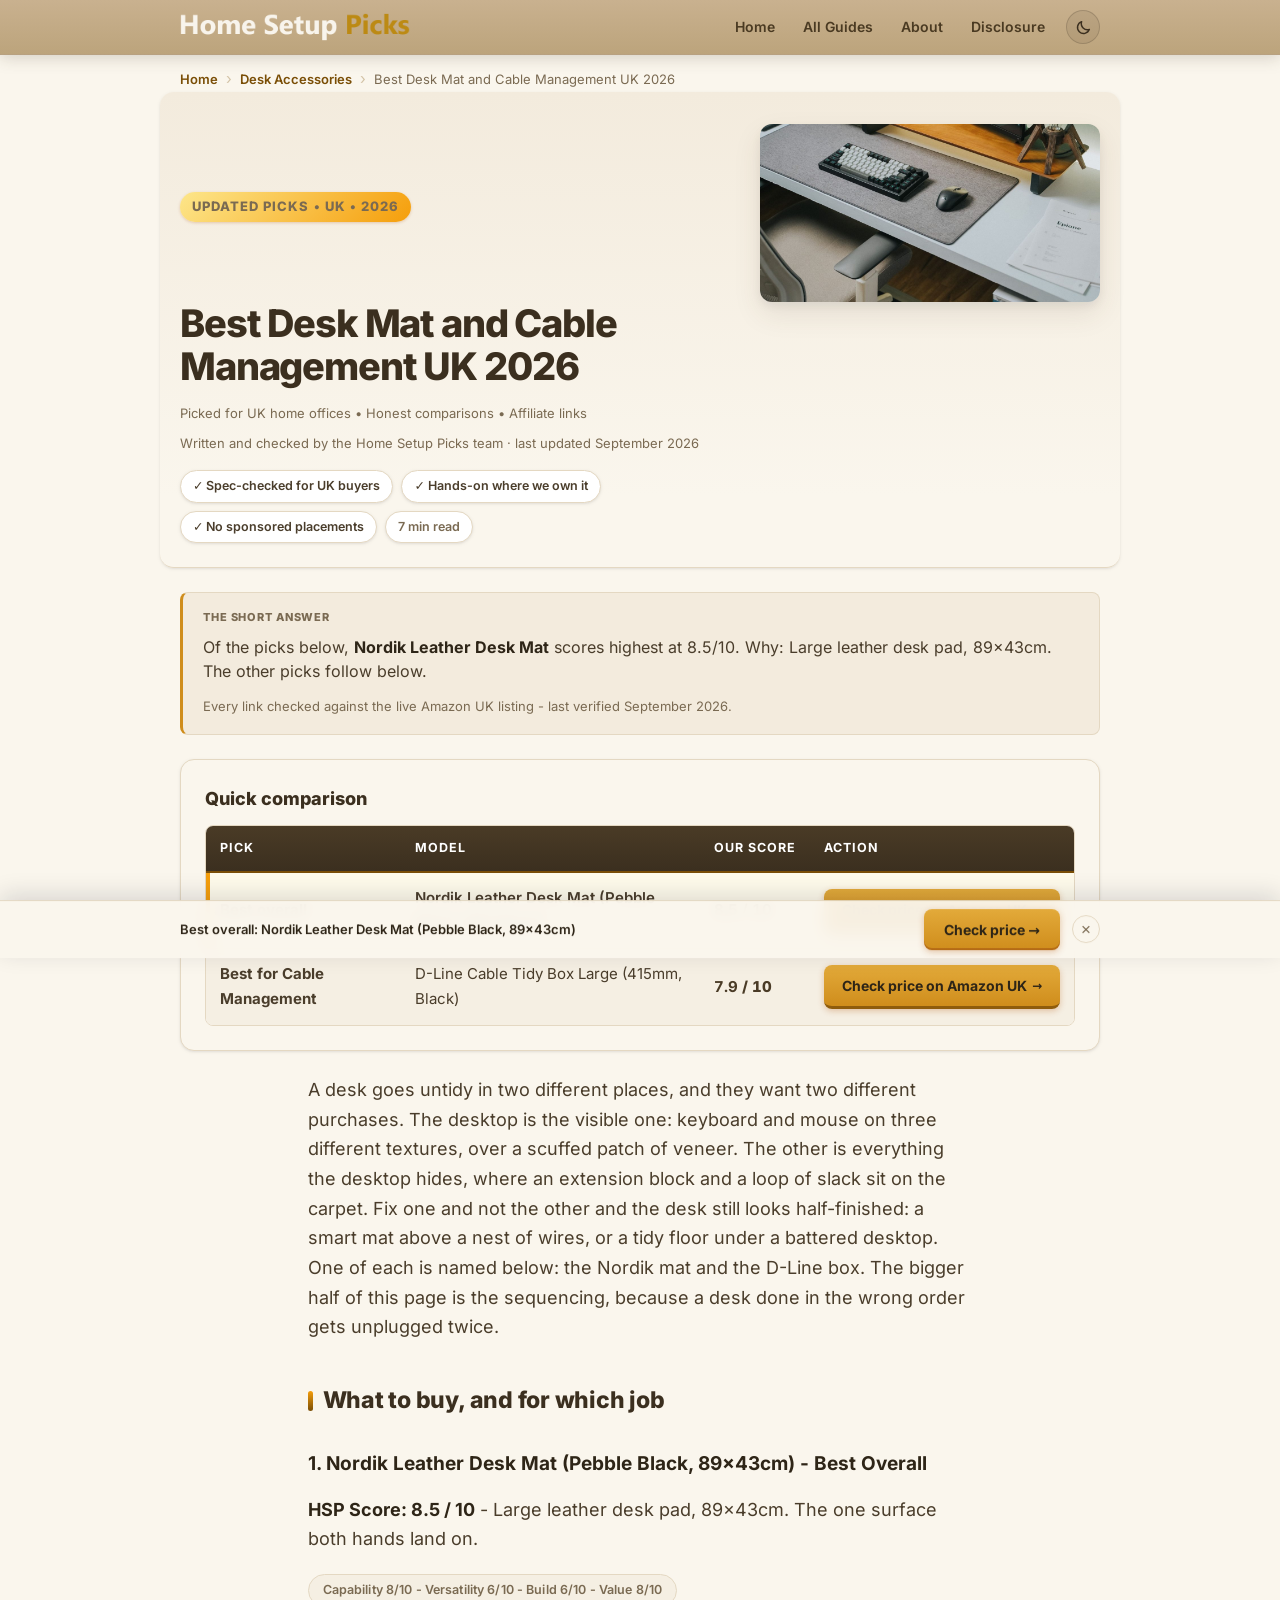
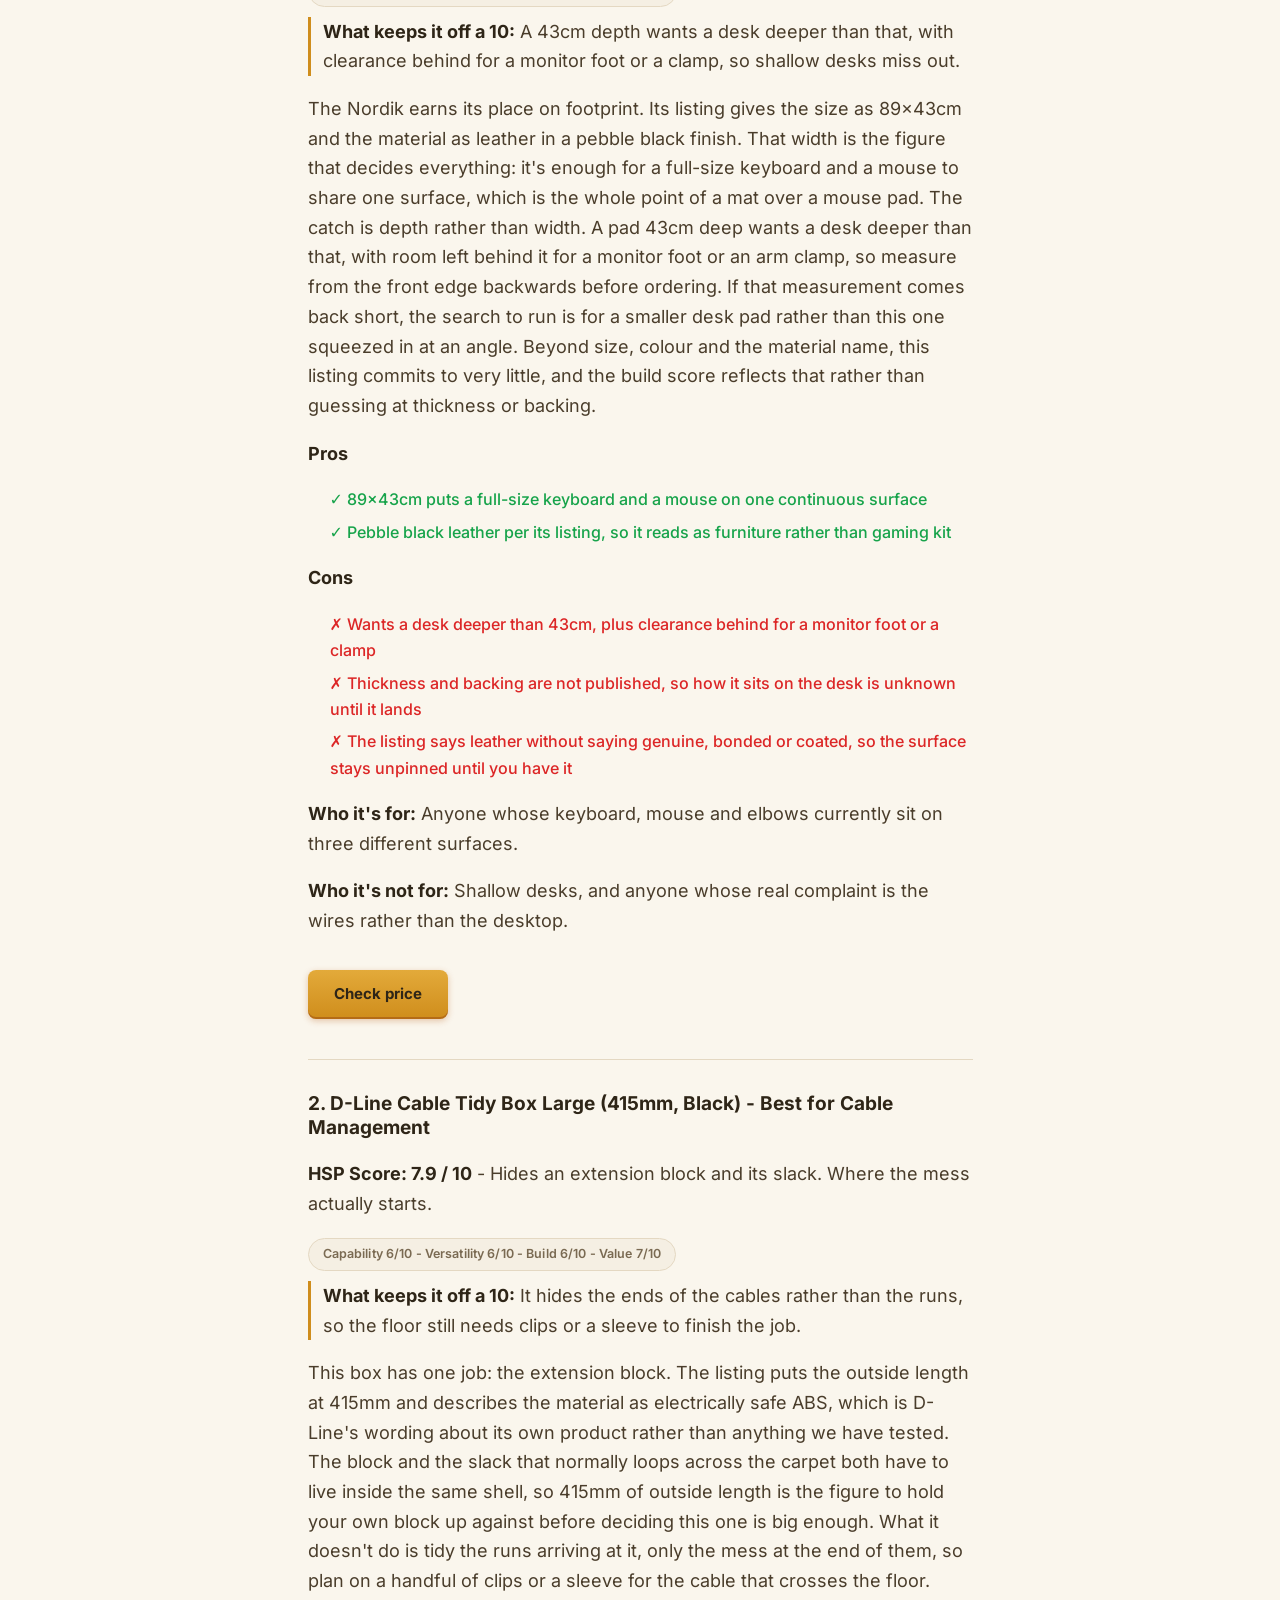
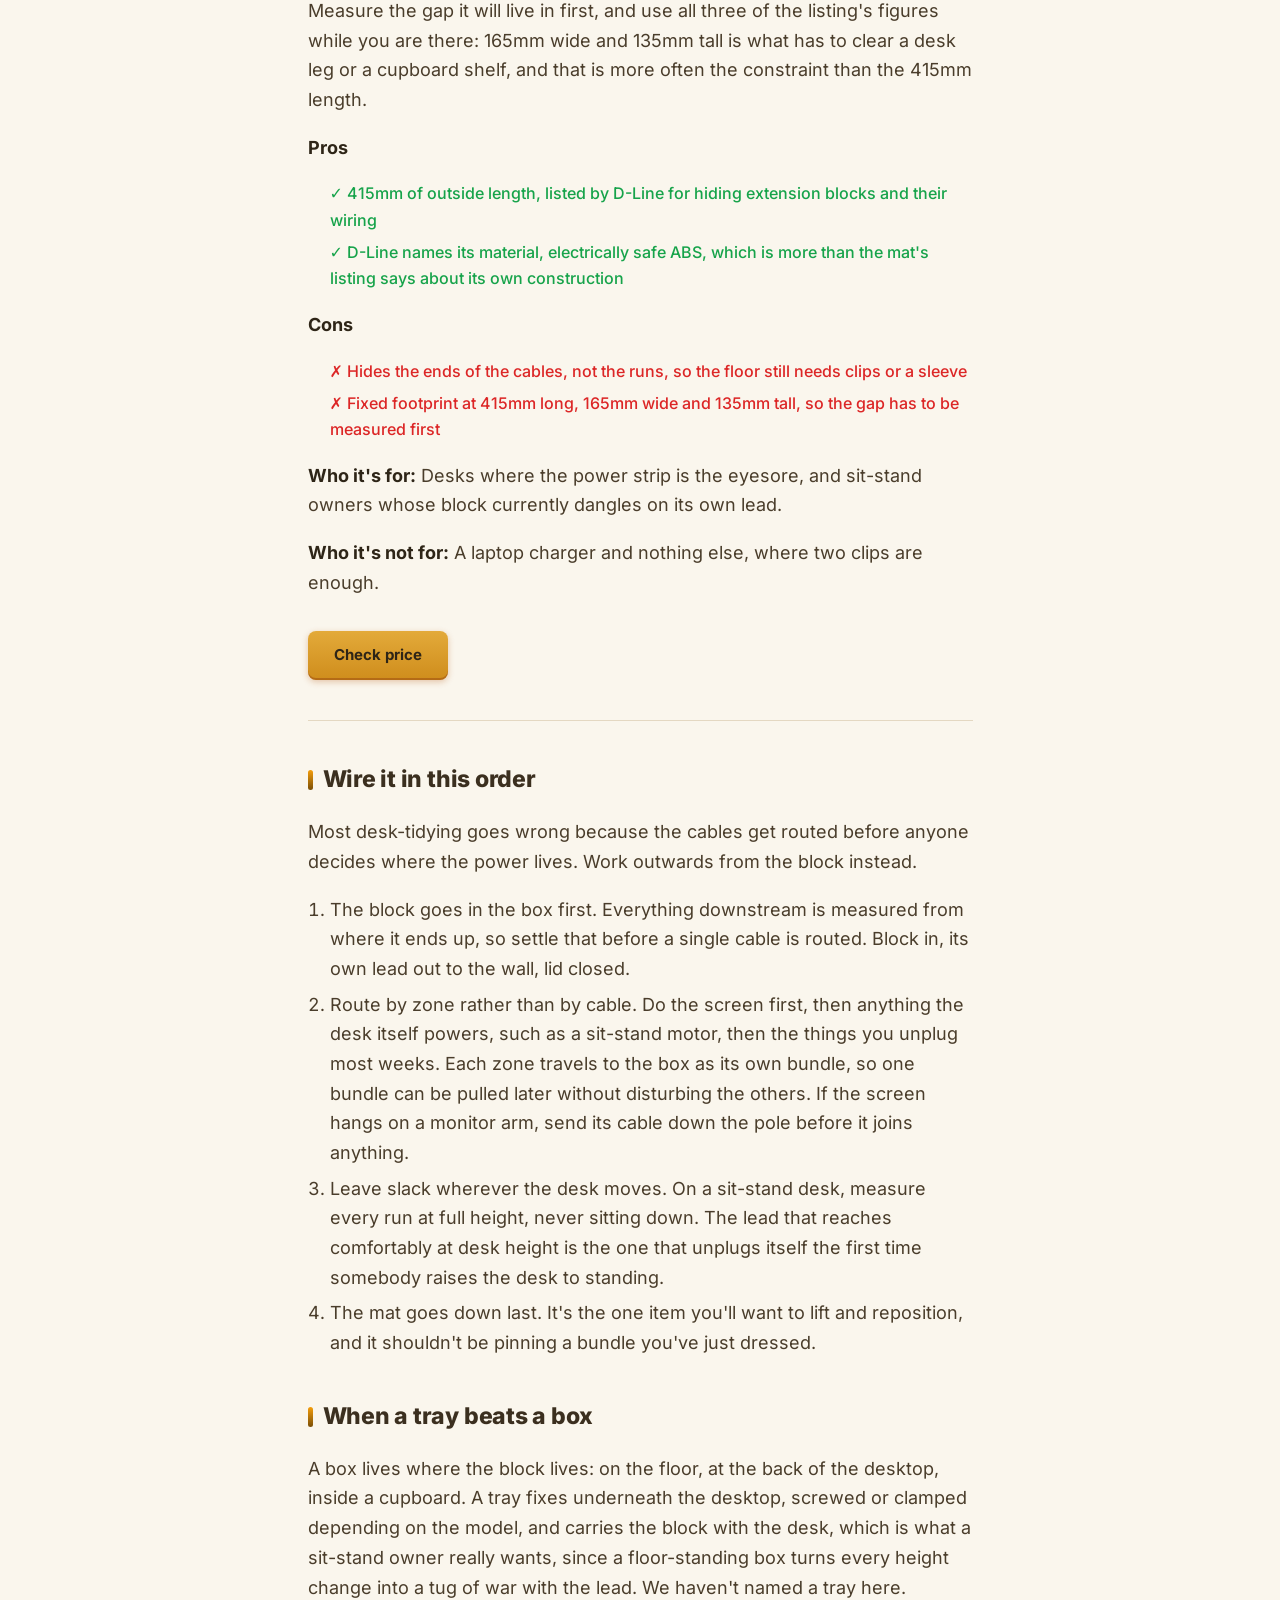
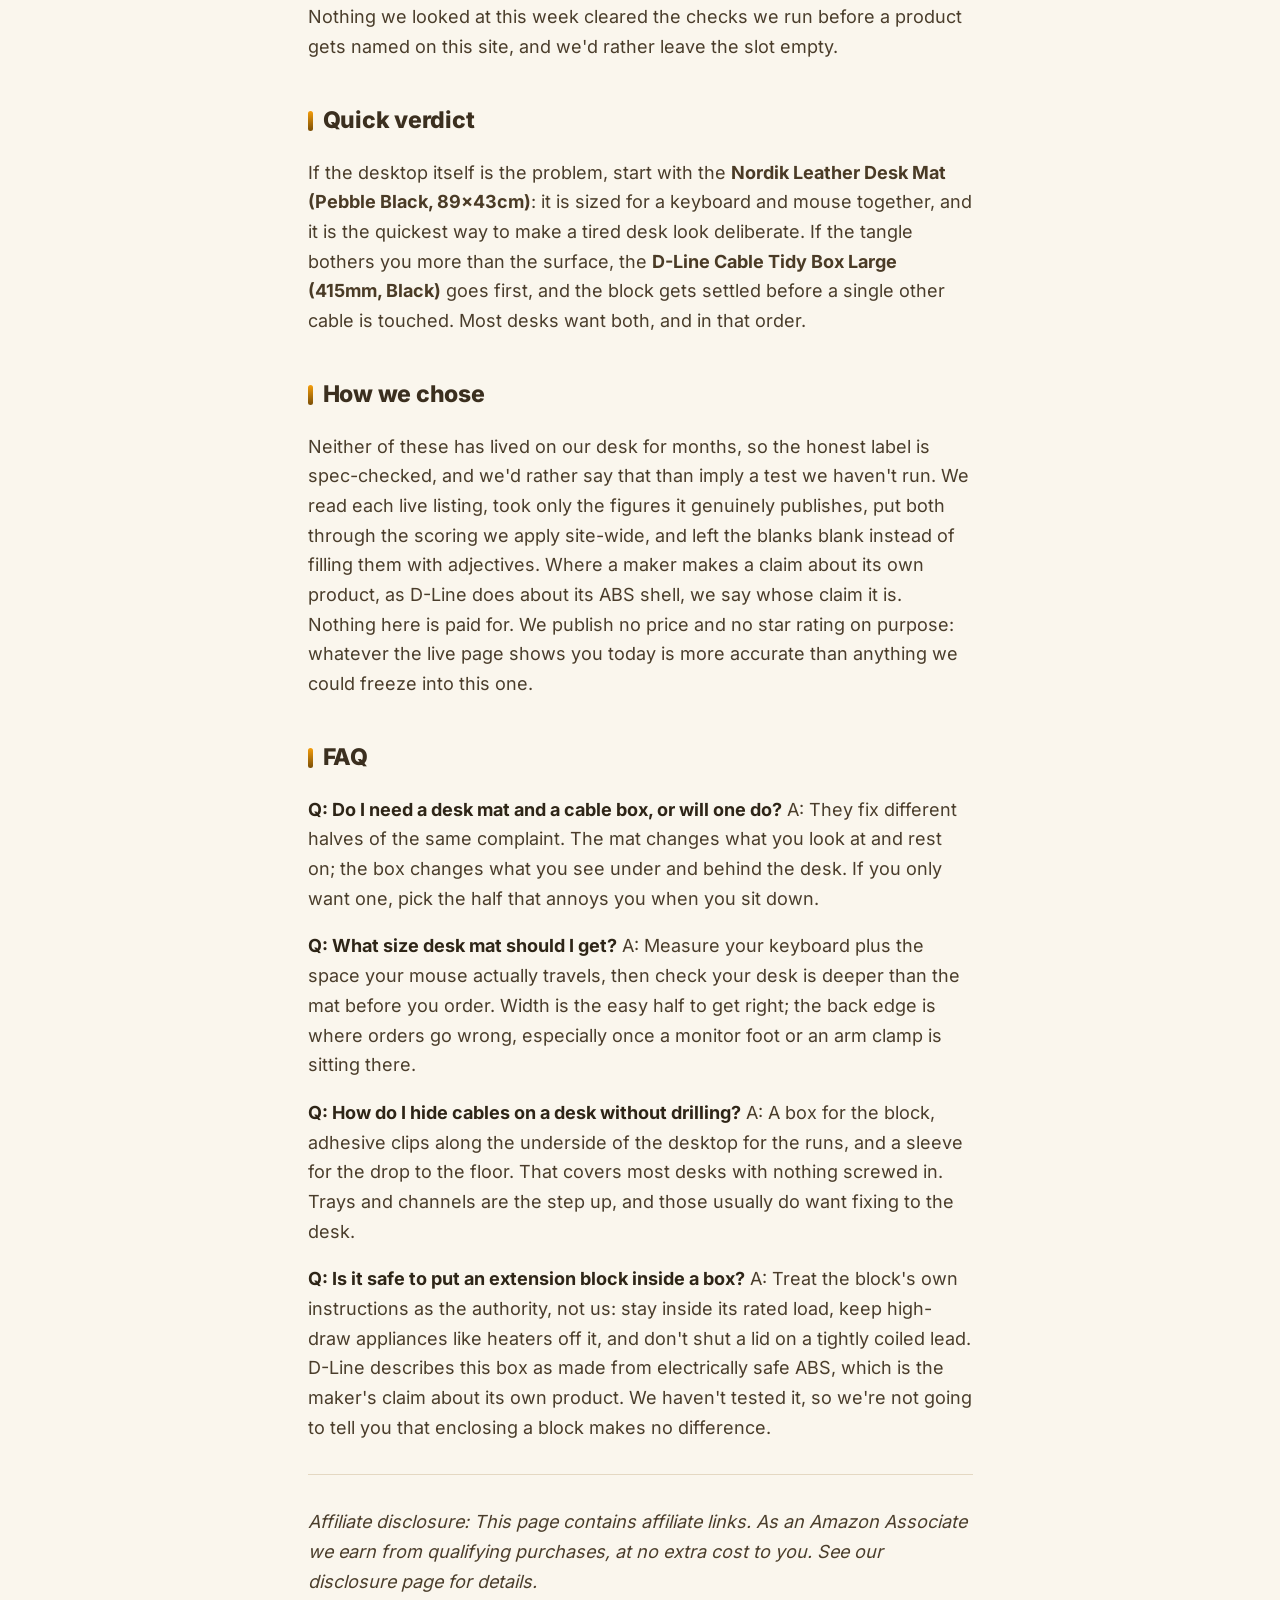
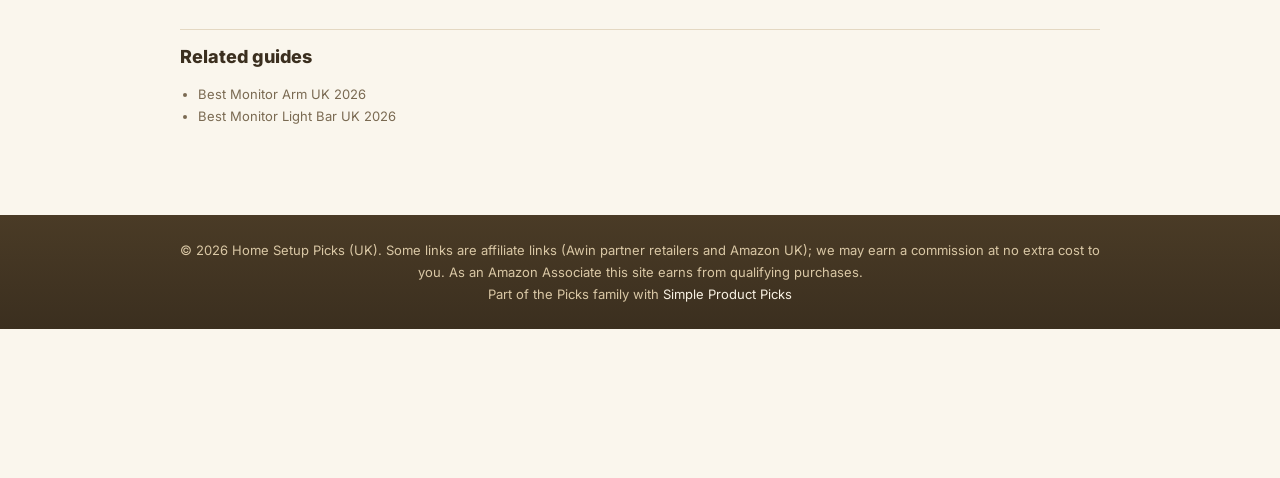
<file: posts_html/best-desk-mat-and-cable-management-uk.html>
<!doctype html>
<html lang="en-GB">
<head>
  <meta charset="utf-8" />
  <meta name="viewport" content="width=device-width, initial-scale=1" />
  <meta name="theme-color" content="#c9b18f" />
  <title>Best Desk Mat and Cable Management UK 2026</title>
  <meta name="description" content="Best desk mat and cable management in the UK for 2026. Spec-checked and honestly compared, with hands-on notes where we own the product." />
  <link rel="canonical" href="https://homesetuppicks.co.uk/posts_html/best-desk-mat-and-cable-management-uk.html" />
  <meta property="og:site_name" content="Home Setup Picks" />
  <meta property="og:type" content="article" />
  <meta property="og:title" content="Best Desk Mat and Cable Management UK 2026" />
  <meta property="og:description" content="Best desk mat and cable management in the UK for 2026. Spec-checked and honestly compared, with hands-on notes where we own the product." />
  <meta property="og:url" content="https://homesetuppicks.co.uk/posts_html/best-desk-mat-and-cable-management-uk.html" />
  <meta property="og:image" content="https://homesetuppicks.co.uk/assets/img/hero/posts/best-desk-mat-and-cable-management-uk.jpg" />
  <meta name="twitter:card" content="summary_large_image" />
  <meta name="twitter:title" content="Best Desk Mat and Cable Management UK 2026" />
  <meta name="twitter:description" content="Best desk mat and cable management in the UK for 2026. Spec-checked and honestly compared, with hands-on notes where we own the product." />
  <meta name="twitter:image" content="https://homesetuppicks.co.uk/assets/img/hero/posts/best-desk-mat-and-cable-management-uk.jpg" />
  <link rel="preload" href="../assets/fonts/inter-latin.woff2" as="font" type="font/woff2" crossorigin>
  <link rel="stylesheet" href="../assets/site.css">
  <!--spp:theme--><script>(function(){var t;try{t=localStorage.getItem("sppTheme")}catch(e){}document.documentElement.setAttribute("data-theme",t||(window.matchMedia&&matchMedia("(prefers-color-scheme: dark)").matches?"dark":"light"))})();</script><script src="../assets/theme.js" defer></script><!--/spp:theme-->
  <script type="application/ld+json">
  {
    "@context": "https://schema.org",
    "@type": "Article",
    "headline": "Best Desk Mat and Cable Management UK 2026",
    "description": "Best desk mat and cable management in the UK for 2026. Spec-checked and honestly compared, with hands-on notes where we own the product.",
    "url": "https://homesetuppicks.co.uk/posts_html/best-desk-mat-and-cable-management-uk.html",
    "dateModified": "2026-09-02",
    "publisher": {
      "@type": "Organization",
      "name": "Home Setup Picks",
      "url": "https://homesetuppicks.co.uk"
    },
    "mainEntityOfPage": "https://homesetuppicks.co.uk/posts_html/best-desk-mat-and-cable-management-uk.html"
  }
  </script>
  <script type="application/ld+json">
[
    {
      "@context": "https://schema.org",
      "@type": "Product",
      "name": "Nordik Leather Desk Mat (Pebble Black, 89x43cm)",
      "review": {
        "@type": "Review",
        "reviewRating": { "@type": "Rating", "ratingValue": "8.5", "bestRating": "10", "worstRating": "1" },
        "author": { "@type": "Organization", "name": "Home Setup Picks" }
      }
    },
    {
      "@context": "https://schema.org",
      "@type": "Product",
      "name": "D-Line Cable Tidy Box Large (415mm, Black)",
      "review": {
        "@type": "Review",
        "reviewRating": { "@type": "Rating", "ratingValue": "7.9", "bestRating": "10", "worstRating": "1" },
        "author": { "@type": "Organization", "name": "Home Setup Picks" }
      }
    }
]
  </script>
  <link rel="icon" href="/favicon.ico" sizes="48x48" />
  <link rel="icon" type="image/png" sizes="192x192" href="/icon-192.png" />
  <link rel="apple-touch-icon" href="/apple-touch-icon.png" />
  <link rel="manifest" href="/site.webmanifest" />
<!--spp:schema-->
  <script type="application/ld+json">
{
  "@context": "https://schema.org",
  "@type": "BreadcrumbList",
  "itemListElement": [
    {
      "@type": "ListItem",
      "position": 1,
      "name": "Home",
      "item": "https://homesetuppicks.co.uk/"
    },
    {
      "@type": "ListItem",
      "position": 2,
      "name": "Desk Accessories",
      "item": "https://homesetuppicks.co.uk/#accessories"
    },
    {
      "@type": "ListItem",
      "position": 3,
      "name": "Best Desk Mat and Cable Management UK 2026"
    }
  ]
}
  </script>
  <script type="application/ld+json">
{
  "@context": "https://schema.org",
  "@type": "FAQPage",
  "mainEntity": [
    {
      "@type": "Question",
      "name": "Do I need a desk mat and a cable box, or will one do?",
      "acceptedAnswer": {
        "@type": "Answer",
        "text": "They fix different halves of the same complaint. The mat changes what you look at and rest on; the box changes what you see under and behind the desk. If you only want one, pick the half that annoys you when you sit down."
      }
    },
    {
      "@type": "Question",
      "name": "What size desk mat should I get?",
      "acceptedAnswer": {
        "@type": "Answer",
        "text": "Measure your keyboard plus the space your mouse actually travels, then check your desk is deeper than the mat before you order. Width is the easy half to get right; the back edge is where orders go wrong, especially once a monitor foot or an arm clamp is sitting there."
      }
    },
    {
      "@type": "Question",
      "name": "How do I hide cables on a desk without drilling?",
      "acceptedAnswer": {
        "@type": "Answer",
        "text": "A box for the block, adhesive clips along the underside of the desktop for the runs, and a sleeve for the drop to the floor. That covers most desks with nothing screwed in. Trays and channels are the step up, and those usually do want fixing to the desk."
      }
    },
    {
      "@type": "Question",
      "name": "Is it safe to put an extension block inside a box?",
      "acceptedAnswer": {
        "@type": "Answer",
        "text": "Treat the block's own instructions as the authority, not us: stay inside its rated load, keep high-draw appliances like heaters off it, and don't shut a lid on a tightly coiled lead. D-Line describes this box as made from electrically safe ABS, which is the maker's claim about its own product. We haven't tested it, so we're not going to tell you that enclosing a block makes no difference."
      }
    }
  ]
}
  </script>
  <!--/spp:schema-->
</head>
<body>
  <header class="site-header">
    <div class="wrap">
      <a class="brand-title" href="../"><img class="brand-wordmark" src="../assets/img/brand/wordmark-header.png" alt="Home Setup Picks" width="230" height="28"></a>
      <nav class="site-nav">
        <a href="../">Home</a>
        <a href="../posts.html">All Guides</a>
        <a href="../about.html">About</a>
        <a href="../disclosure.html">Disclosure</a>
      </nav>
    </div>
  </header>
<!--spp:bc--><nav class="breadcrumbs" aria-label="Breadcrumb"><div class="wrap"><a href="../">Home</a><span class="bc-sep">&rsaquo;</span><a href="../#accessories">Desk Accessories</a><span class="bc-sep">&rsaquo;</span><span class="bc-here">Best Desk Mat and Cable Management UK 2026</span></div></nav><!--/spp:bc-->

  <section class="hero panel" id="hero">
    <div class="hero-kicker muted">Updated picks &bull; UK &bull; 2026</div>
    <h1 class="hero-title">Best Desk Mat and Cable Management UK 2026</h1>
    <div class="hero-sub muted">Picked for UK home offices &bull; Honest comparisons &bull; Affiliate links</div>
    <!--spp:byline--><div class="post-byline">Written and checked by the Home Setup Picks team &middot; last updated September 2026</div><!--/spp:byline-->
    <div class="trust-bar">
      <span class="trust-item">&#10003; Spec-checked for UK buyers</span>
      <span class="trust-item">&#10003; Hands-on where we own it</span>
      <span class="trust-item">&#10003; No sponsored placements</span>
    </div>
    <img class="hero-img" fetchpriority="high" src="../assets/img/hero/posts/best-desk-mat-and-cable-management-uk.jpg" alt="Large desk mat with a keyboard and mouse on a home office desk" width="1200" height="630" loading="eager" style="width:100%;height:auto;max-height:260px;object-fit:cover;border-radius:12px;margin-top:16px;display:block" />
  </section>

  <main>
    <!--spp:answerfirst--><section class="answer-first" aria-label="Quick answer">
      <p class="af-lead"><span class="af-label">The short answer</span>Of the picks below, <b>Nordik Leather Desk Mat</b> scores highest at 8.5/10. Why: Large leather desk pad, 89x43cm. The other picks follow below.</p>
      <p class="links-checked">Every link checked against the live Amazon UK listing - last verified September 2026.</p>
    </section><!--/spp:answerfirst-->
    <section id="comparison" class="panel">
      <div class="row-between">
        <h2 class="h2-tight">Quick comparison</h2>
      </div>
      <div class="table-wrap">
        <table class="compare-table">
          <thead>
            <tr>
              <th class="thead-cell">Pick</th>
              <th class="thead-cell">Model</th>
              <th class="thead-cell">Our score</th>
              <th class="thead-cell">Action</th>
            </tr>
          </thead>
          <tbody>
            <tr>
              <td class="cell-row"><b>Best overall</b></td>
              <td class="cell-row">Nordik Leather Desk Mat (Pebble Black, 89x43cm)</td>
              <td class="cell-row"><b>8.5</b> / 10</td>
              <td class="cell-row"><a class="cta-link" href="https://www.amazon.co.uk/dp/B086X1HZ8W?linkCode=ll2&tag=homesetuppicks-21" target="_blank" rel="noopener sponsored">Check price on Amazon UK</a></td>
            </tr>
            <tr>
              <td class="cell"><b>Best for Cable Management</b></td>
              <td class="cell">D-Line Cable Tidy Box Large (415mm, Black)</td>
              <td class="cell"><b>7.9</b> / 10</td>
              <td class="cell"><a class="cta-link" href="https://www.amazon.co.uk/dp/B0076XD7HC?linkCode=ll2&tag=homesetuppicks-21" target="_blank" rel="noopener sponsored">Check price on Amazon UK</a></td>
            </tr>
          </tbody>
        </table>
      </div>
    </section>

    <div class="content" id="content"><p>A desk goes untidy in two different places, and they want two different purchases. The desktop is the visible one: keyboard and mouse on three different textures, over a scuffed patch of veneer. The other is everything the desktop hides, where an extension block and a loop of slack sit on the carpet. Fix one and not the other and the desk still looks half-finished: a smart mat above a nest of wires, or a tidy floor under a battered desktop. One of each is named below: the Nordik mat and the D-Line box. The bigger half of this page is the sequencing, because a desk done in the wrong order gets unplugged twice.</p>
<h2>What to buy, and for which job</h2>
<h3>1. Nordik Leather Desk Mat (Pebble Black, 89x43cm) - Best Overall</h3>
<p><strong>HSP Score: 8.5 / 10</strong> - Large leather desk pad, 89x43cm. The one surface both hands land on.</p>
<p class="spp-breakdown">Capability 8/10 - Versatility 6/10 - Build 6/10 - Value 8/10</p>
<p class="spp-off-ten"><b>What keeps it off a 10:</b> A 43cm depth wants a desk deeper than that, with clearance behind for a monitor foot or a clamp, so shallow desks miss out.</p>
<p>The Nordik earns its place on footprint. Its listing gives the size as 89x43cm and the material as leather in a pebble black finish. That width is the figure that decides everything: it&#39;s enough for a full-size keyboard and a mouse to share one surface, which is the whole point of a mat over a mouse pad. The catch is depth rather than width. A pad 43cm deep wants a desk deeper than that, with room left behind it for a monitor foot or an arm clamp, so measure from the front edge backwards before ordering. If that measurement comes back short, the search to run is for a smaller desk pad rather than this one squeezed in at an angle. Beyond size, colour and the material name, this listing commits to very little, and the build score reflects that rather than guessing at thickness or backing.</p>
<p><strong>Pros</strong></p>
<ul>
<li class="pro">✓ 89x43cm puts a full-size keyboard and a mouse on one continuous surface</li>
<li class="pro">✓ Pebble black leather per its listing, so it reads as furniture rather than gaming kit</li>
</ul>
<p><strong>Cons</strong></p>
<ul>
<li class="con">✗ Wants a desk deeper than 43cm, plus clearance behind for a monitor foot or a clamp</li>
<li class="con">✗ Thickness and backing are not published, so how it sits on the desk is unknown until it lands</li>
<li class="con">✗ The listing says leather without saying genuine, bonded or coated, so the surface stays unpinned until you have it</li>
</ul>
<p><strong>Who it&#39;s for:</strong> Anyone whose keyboard, mouse and elbows currently sit on three different surfaces.</p>
<p><strong>Who it&#39;s not for:</strong> Shallow desks, and anyone whose real complaint is the wires rather than the desktop.</p>
<p><a class="cta-btn" href="https://www.amazon.co.uk/dp/B086X1HZ8W?linkCode=ll2&tag=homesetuppicks-21" target="_blank" rel="noopener sponsored">Check price</a></p>
<hr>
<h3>2. D-Line Cable Tidy Box Large (415mm, Black) - Best for Cable Management</h3>
<p><strong>HSP Score: 7.9 / 10</strong> - Hides an extension block and its slack. Where the mess actually starts.</p>
<p class="spp-breakdown">Capability 6/10 - Versatility 6/10 - Build 6/10 - Value 7/10</p>
<p class="spp-off-ten"><b>What keeps it off a 10:</b> It hides the ends of the cables rather than the runs, so the floor still needs clips or a sleeve to finish the job.</p>
<p>This box has one job: the extension block. The listing puts the outside length at 415mm and describes the material as electrically safe ABS, which is D-Line&#39;s wording about its own product rather than anything we have tested. The block and the slack that normally loops across the carpet both have to live inside the same shell, so 415mm of outside length is the figure to hold your own block up against before deciding this one is big enough. What it doesn&#39;t do is tidy the runs arriving at it, only the mess at the end of them, so plan on a handful of clips or a sleeve for the cable that crosses the floor. Measure the gap it will live in first, and use all three of the listing&#39;s figures while you are there: 165mm wide and 135mm tall is what has to clear a desk leg or a cupboard shelf, and that is more often the constraint than the 415mm length.</p>
<p><strong>Pros</strong></p>
<ul>
<li class="pro">✓ 415mm of outside length, listed by D-Line for hiding extension blocks and their wiring</li>
<li class="pro">✓ D-Line names its material, electrically safe ABS, which is more than the mat&#39;s listing says about its own construction</li>
</ul>
<p><strong>Cons</strong></p>
<ul>
<li class="con">✗ Hides the ends of the cables, not the runs, so the floor still needs clips or a sleeve</li>
<li class="con">✗ Fixed footprint at 415mm long, 165mm wide and 135mm tall, so the gap has to be measured first</li>
</ul>
<p><strong>Who it&#39;s for:</strong> Desks where the power strip is the eyesore, and sit-stand owners whose block currently dangles on its own lead.</p>
<p><strong>Who it&#39;s not for:</strong> A laptop charger and nothing else, where two clips are enough.</p>
<p><a class="cta-btn" href="https://www.amazon.co.uk/dp/B0076XD7HC?linkCode=ll2&tag=homesetuppicks-21" target="_blank" rel="noopener sponsored">Check price</a></p>
<hr>
<h2>Wire it in this order</h2>
<p>Most desk-tidying goes wrong because the cables get routed before anyone decides where the power lives. Work outwards from the block instead.</p>
<ol>
<li>The block goes in the box first. Everything downstream is measured from where it ends up, so settle that before a single cable is routed. Block in, its own lead out to the wall, lid closed.</li>
<li>Route by zone rather than by cable. Do the screen first, then anything the desk itself powers, such as a sit-stand motor, then the things you unplug most weeks. Each zone travels to the box as its own bundle, so one bundle can be pulled later without disturbing the others. If the screen hangs on a <a href="best-monitor-arm-uk.html">monitor arm</a>, send its cable down the pole before it joins anything.</li>
<li>Leave slack wherever the desk moves. On a sit-stand desk, measure every run at full height, never sitting down. The lead that reaches comfortably at desk height is the one that unplugs itself the first time somebody raises the desk to standing.</li>
<li>The mat goes down last. It&#39;s the one item you&#39;ll want to lift and reposition, and it shouldn&#39;t be pinning a bundle you&#39;ve just dressed.</li>
</ol>
<h2>When a tray beats a box</h2>
<p>A box lives where the block lives: on the floor, at the back of the desktop, inside a cupboard. A tray fixes underneath the desktop, screwed or clamped depending on the model, and carries the block with the desk, which is what a sit-stand owner really wants, since a floor-standing box turns every height change into a tug of war with the lead. We haven&#39;t named a tray here. Nothing we looked at this week cleared the checks we run before a product gets named on this site, and we&#39;d rather leave the slot empty.</p>
<h2>Quick verdict</h2>
<p>If the desktop itself is the problem, start with the <strong><a href="https://www.amazon.co.uk/dp/B086X1HZ8W?linkCode=ll2&tag=homesetuppicks-21" target="_blank" rel="noopener sponsored">Nordik Leather Desk Mat (Pebble Black, 89x43cm)</a></strong>: it is sized for a keyboard and mouse together, and it is the quickest way to make a tired desk look deliberate. If the tangle bothers you more than the surface, the <strong><a href="https://www.amazon.co.uk/dp/B0076XD7HC?linkCode=ll2&tag=homesetuppicks-21" target="_blank" rel="noopener sponsored">D-Line Cable Tidy Box Large (415mm, Black)</a></strong> goes first, and the block gets settled before a single other cable is touched. Most desks want both, and in that order.</p>
<h2>How we chose</h2>
<p>Neither of these has lived on our desk for months, so the honest label is spec-checked, and we&#39;d rather say that than imply a test we haven&#39;t run. We read each live listing, took only the figures it genuinely publishes, put both through the scoring we apply site-wide, and left the blanks blank instead of filling them with adjectives. Where a maker makes a claim about its own product, as D-Line does about its ABS shell, we say whose claim it is. Nothing here is paid for. We publish no price and no star rating on purpose: whatever the live page shows you today is more accurate than anything we could freeze into this one.</p>
<h2>FAQ</h2>
<p><strong>Q: Do I need a desk mat and a cable box, or will one do?</strong>
A: They fix different halves of the same complaint. The mat changes what you look at and rest on; the box changes what you see under and behind the desk. If you only want one, pick the half that annoys you when you sit down.</p>
<p><strong>Q: What size desk mat should I get?</strong>
A: Measure your keyboard plus the space your mouse actually travels, then check your desk is deeper than the mat before you order. Width is the easy half to get right; the back edge is where orders go wrong, especially once a monitor foot or an arm clamp is sitting there.</p>
<p><strong>Q: How do I hide cables on a desk without drilling?</strong>
A: A box for the block, adhesive clips along the underside of the desktop for the runs, and a sleeve for the drop to the floor. That covers most desks with nothing screwed in. Trays and channels are the step up, and those usually do want fixing to the desk.</p>
<p><strong>Q: Is it safe to put an extension block inside a box?</strong>
A: Treat the block&#39;s own instructions as the authority, not us: stay inside its rated load, keep high-draw appliances like heaters off it, and don&#39;t shut a lid on a tightly coiled lead. D-Line describes this box as made from electrically safe ABS, which is the maker&#39;s claim about its own product. We haven&#39;t tested it, so we&#39;re not going to tell you that enclosing a block makes no difference.</p>
<hr>
<p><em>Affiliate disclosure: This page contains affiliate links. As an Amazon Associate we earn from qualifying purchases, at no extra cost to you. See our <a href="https://homesetuppicks.co.uk/disclosure.html">disclosure page</a> for details.</em></p>
</div>

    <section id="related" class="section-divider">
      <h2 class="h2-block">Related guides</h2>
      <div id="related_list" class="muted"><!--spp:related--><ul style="padding-left:18px"><li><a href="./best-monitor-arm-uk.html">Best Monitor Arm UK 2026</a></li><li><a href="./best-monitor-light-bar-uk.html">Best Monitor Light Bar UK 2026</a></li></ul><!--/spp:related--></div>
    </section>
  </main>

  <!-- Sticky bottom CTA -->
  <div id="sticky-cta" class="sticky-cta" aria-hidden="true">
    <div class="sticky-cta-inner wrap">
      <span class="sticky-cta-label" id="sticky-label">Best overall: Nordik Leather Desk Mat (Pebble Black, 89x43cm)</span>
      <a class="sticky-cta-btn" id="sticky-btn" href="https://www.amazon.co.uk/dp/B086X1HZ8W?linkCode=ll2&tag=homesetuppicks-21" target="_blank" rel="noopener sponsored">Check price &#x2192;</a>
    </div>
  </div>

  <footer>
    <div class="wrap">
      &copy; 2026 Home Setup Picks (UK). Some links are affiliate links (Awin partner retailers and Amazon UK); we may earn a commission at no extra cost to you. As an Amazon Associate this site earns from qualifying purchases.<br><span class="family-link">Part of the Picks family with <a href="https://simpleproductpicks.co.uk/" rel="noopener">Simple Product Picks</a></span>
    </div>
  </footer>

  <script src="../assets/purify.min.js"></script>
  <script src="../assets/marked.min.js"></script>
  <script>
  (async () => {
    const slug = "best-desk-mat-and-cable-management-uk";
    const contentEl = document.getElementById("content");

    // Body is pre-rendered at build time (enhance_posts.py). Client render is a fallback
    // only, e.g. if a stale cached page shipped an empty content div.
    if (contentEl && contentEl.childElementCount === 0) {
      try {
        const resp = await fetch("../posts/" + slug + ".md", {cache:"no-store"});
        const buf  = await resp.arrayBuffer();
        const md   = new TextDecoder("utf-8").decode(buf);
        const html = marked.parse(md, {mangle:false, headerIds:true});
        contentEl.innerHTML = DOMPurify.sanitize(html, {USE_PROFILES:{html:true}});
        contentEl.querySelectorAll("p > a").forEach(a => {
          if (a.textContent.trim().startsWith("Check price")) a.classList.add("cta-btn");
        });
        contentEl.querySelectorAll("li").forEach(li => {
          const t = li.textContent.trim();
          if (t.startsWith("\u2713")) li.classList.add("pro");
          else if (t.startsWith("\u2717")) li.classList.add("con");
        });
      } catch(e) { contentEl.textContent = "Could not load article."; }
    }

    // Sticky bar reflects the TOP row of the comparison table, labelled with that row's
    // own tier (not a hardcoded "Best overall" - a guide whose first row is another tier
    // would otherwise mislabel its own top pick).
    try {
      const rows = document.querySelectorAll("#comparison table tbody tr");
      if (rows.length > 0) {
        const cells = rows[0].querySelectorAll("td");
        if (cells.length >= 4) {
          const tier = cells[0] ? cells[0].textContent.trim() : "";
          const nameCell = cells[1] ? cells[1].cloneNode(true) : null;
          if (nameCell) nameCell.querySelectorAll(".hands-on").forEach(function (b) { b.remove(); });
          const name = nameCell ? nameCell.textContent.trim() : "";
          const link = cells[3] ? cells[3].querySelector("a") : null;
          const labelEl = document.getElementById("sticky-label");
          const btnEl = document.getElementById("sticky-btn");
          if (labelEl && name) labelEl.textContent = (tier || "Best overall") + ": " + name;
          if (btnEl && link) btnEl.href = link.href;
        }
      }
    } catch(_) {}

    // Related guides are SERVER-RENDERED at build time (related_guides.py) - deterministic
    // static <a> tags Google can follow without running any of this. The client-side random
    // list that used to live here was replaced on 2026-09-05; nothing populates it now.

    // Sticky bottom CTA - appears when comparison table scrolls out of view
    const stickyBar = document.getElementById("sticky-cta");
    if (stickyBar) {
      const compSection = document.getElementById("comparison");
      if (compSection) {
        let shown = false;
        window.addEventListener("scroll", () => {
          const past = compSection.getBoundingClientRect().bottom < 0;
          if (past !== shown) { shown = past; stickyBar.classList.toggle("sticky-visible", shown); }
        }, { passive: true });
      }
    }
  })();
  </script>
</body>
</html>
</file>
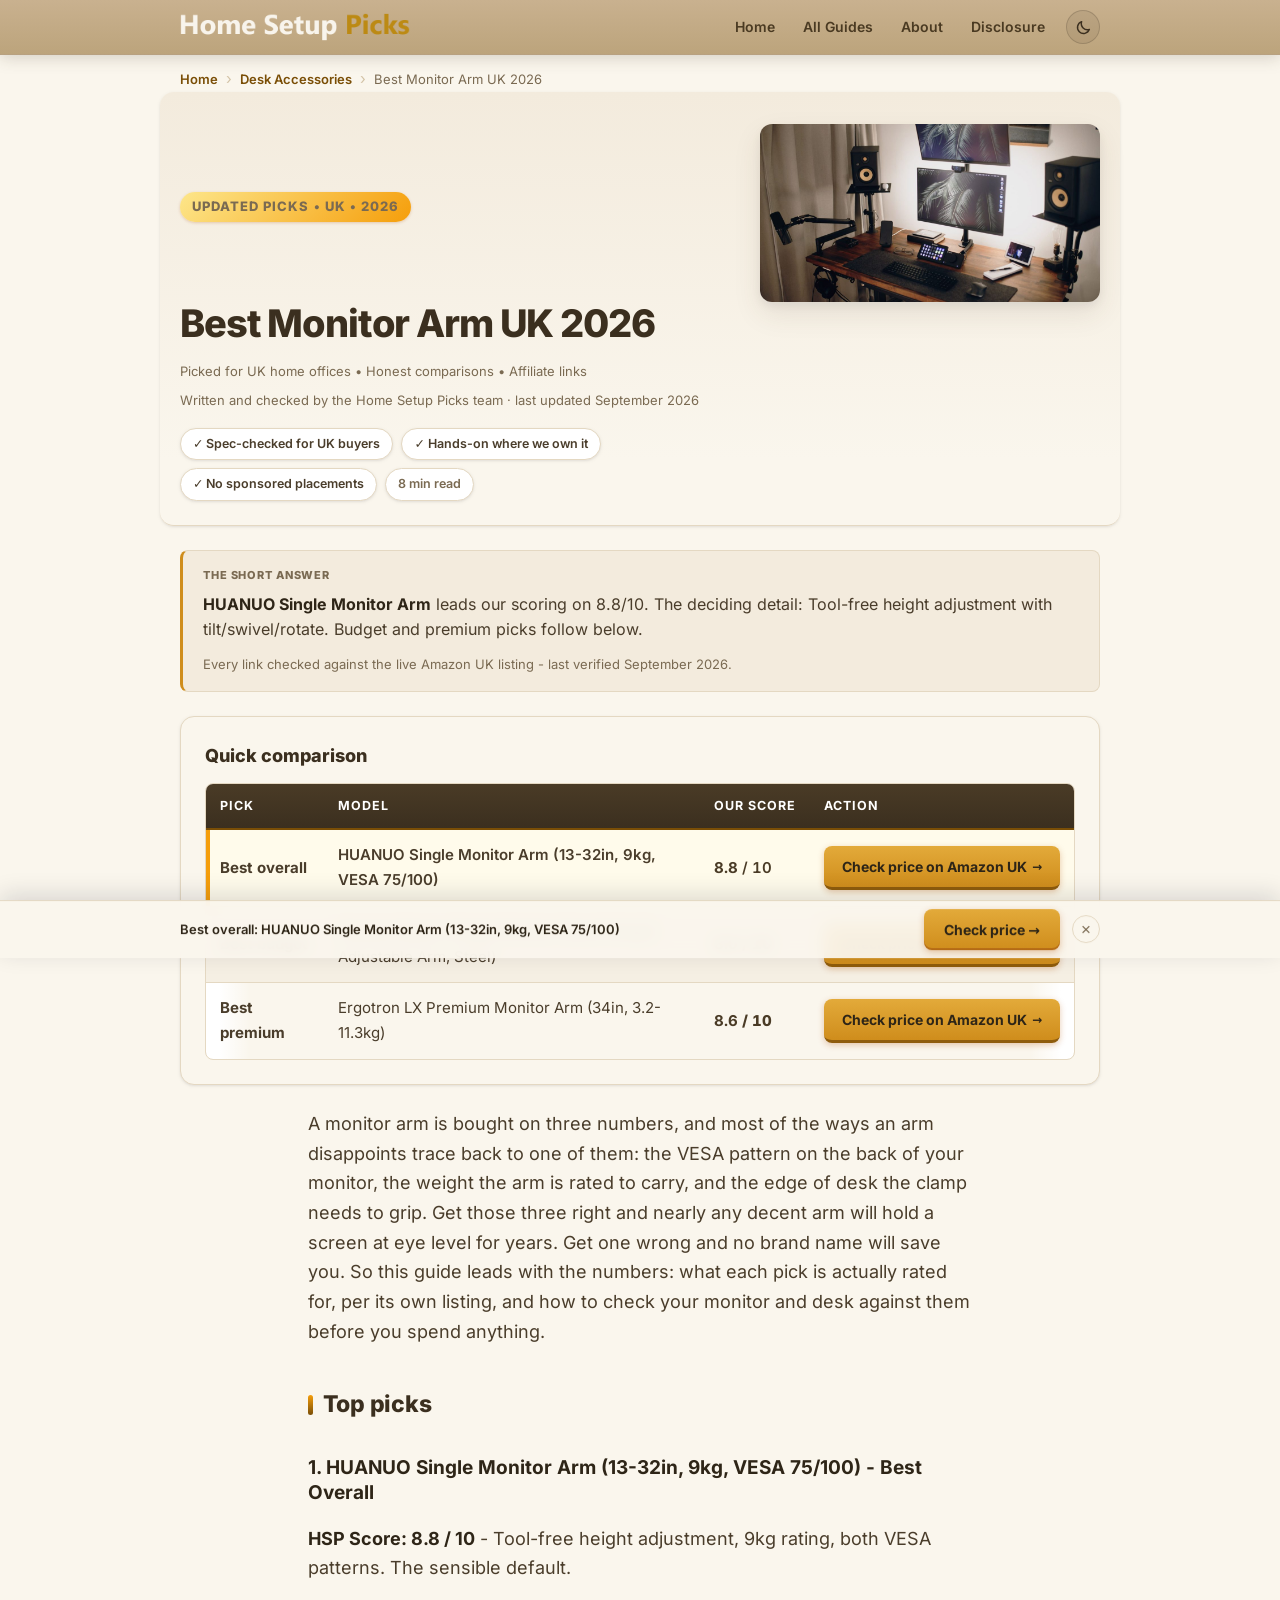
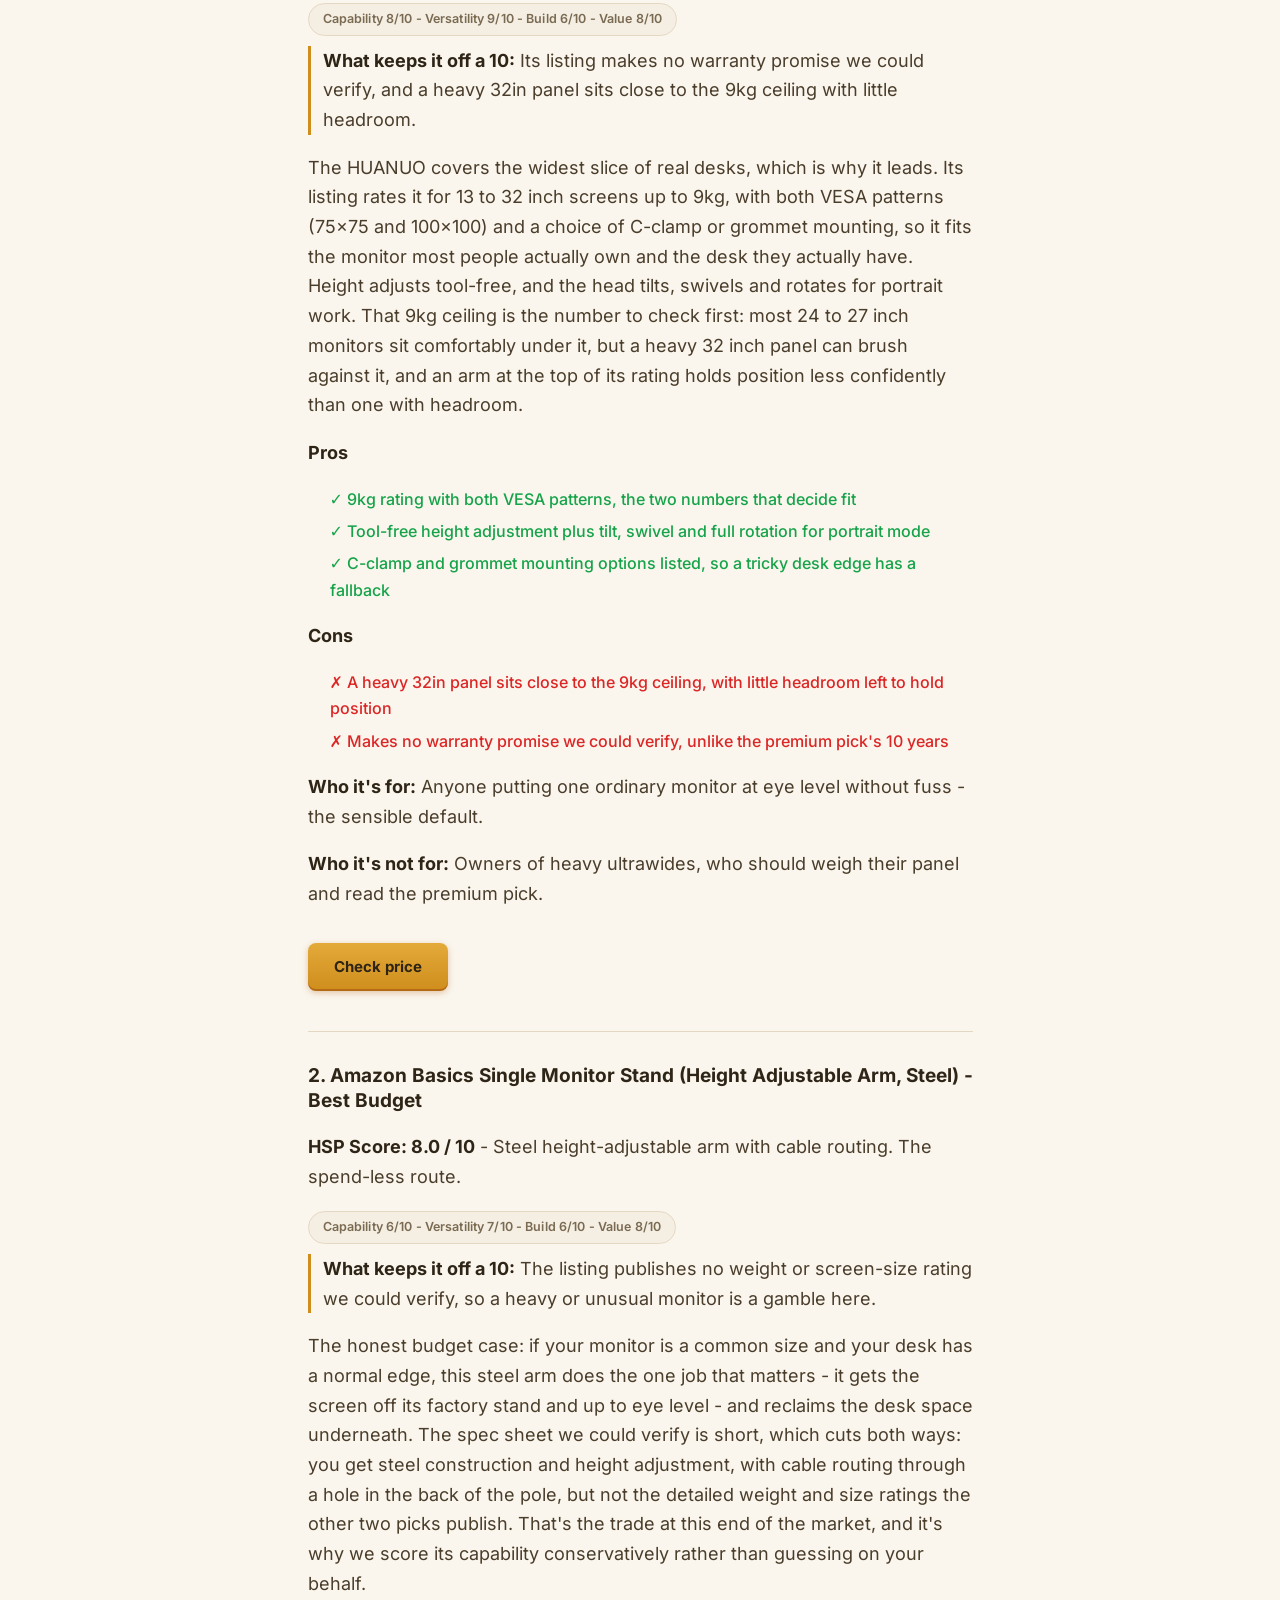
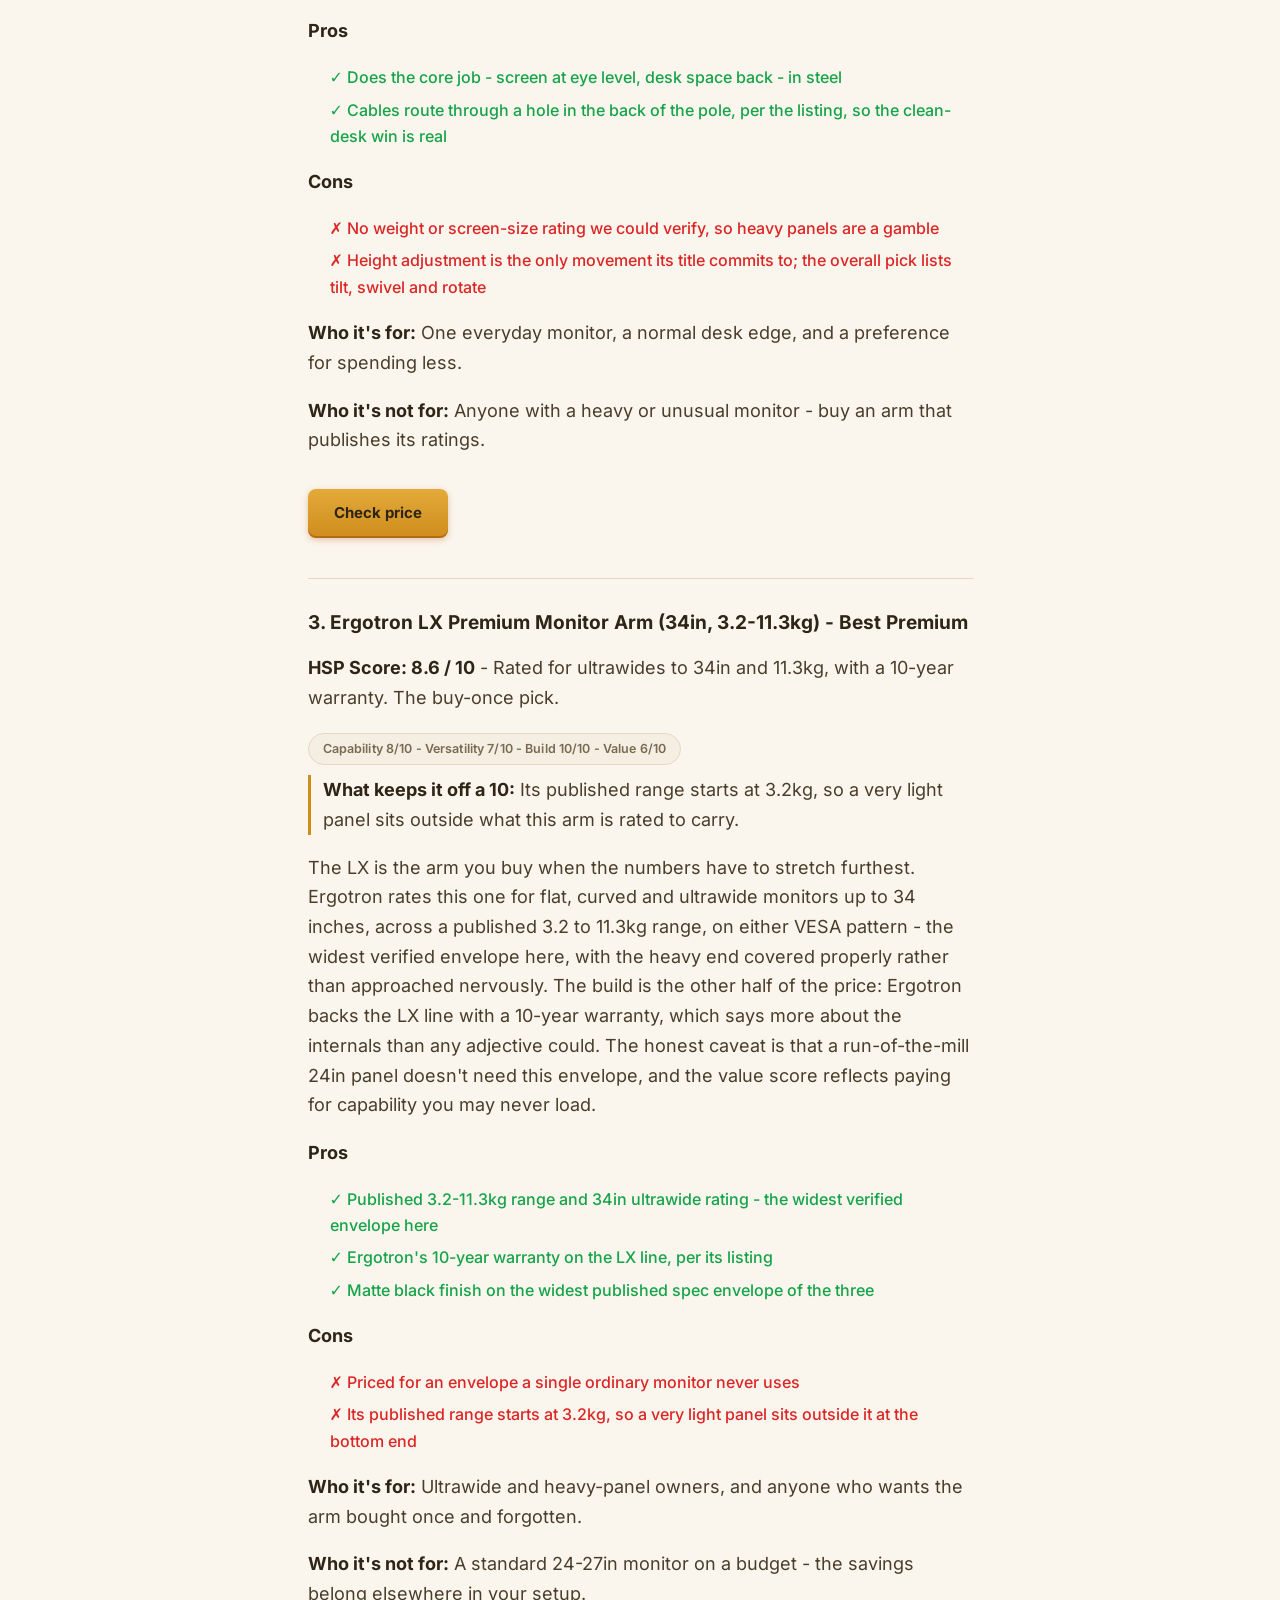
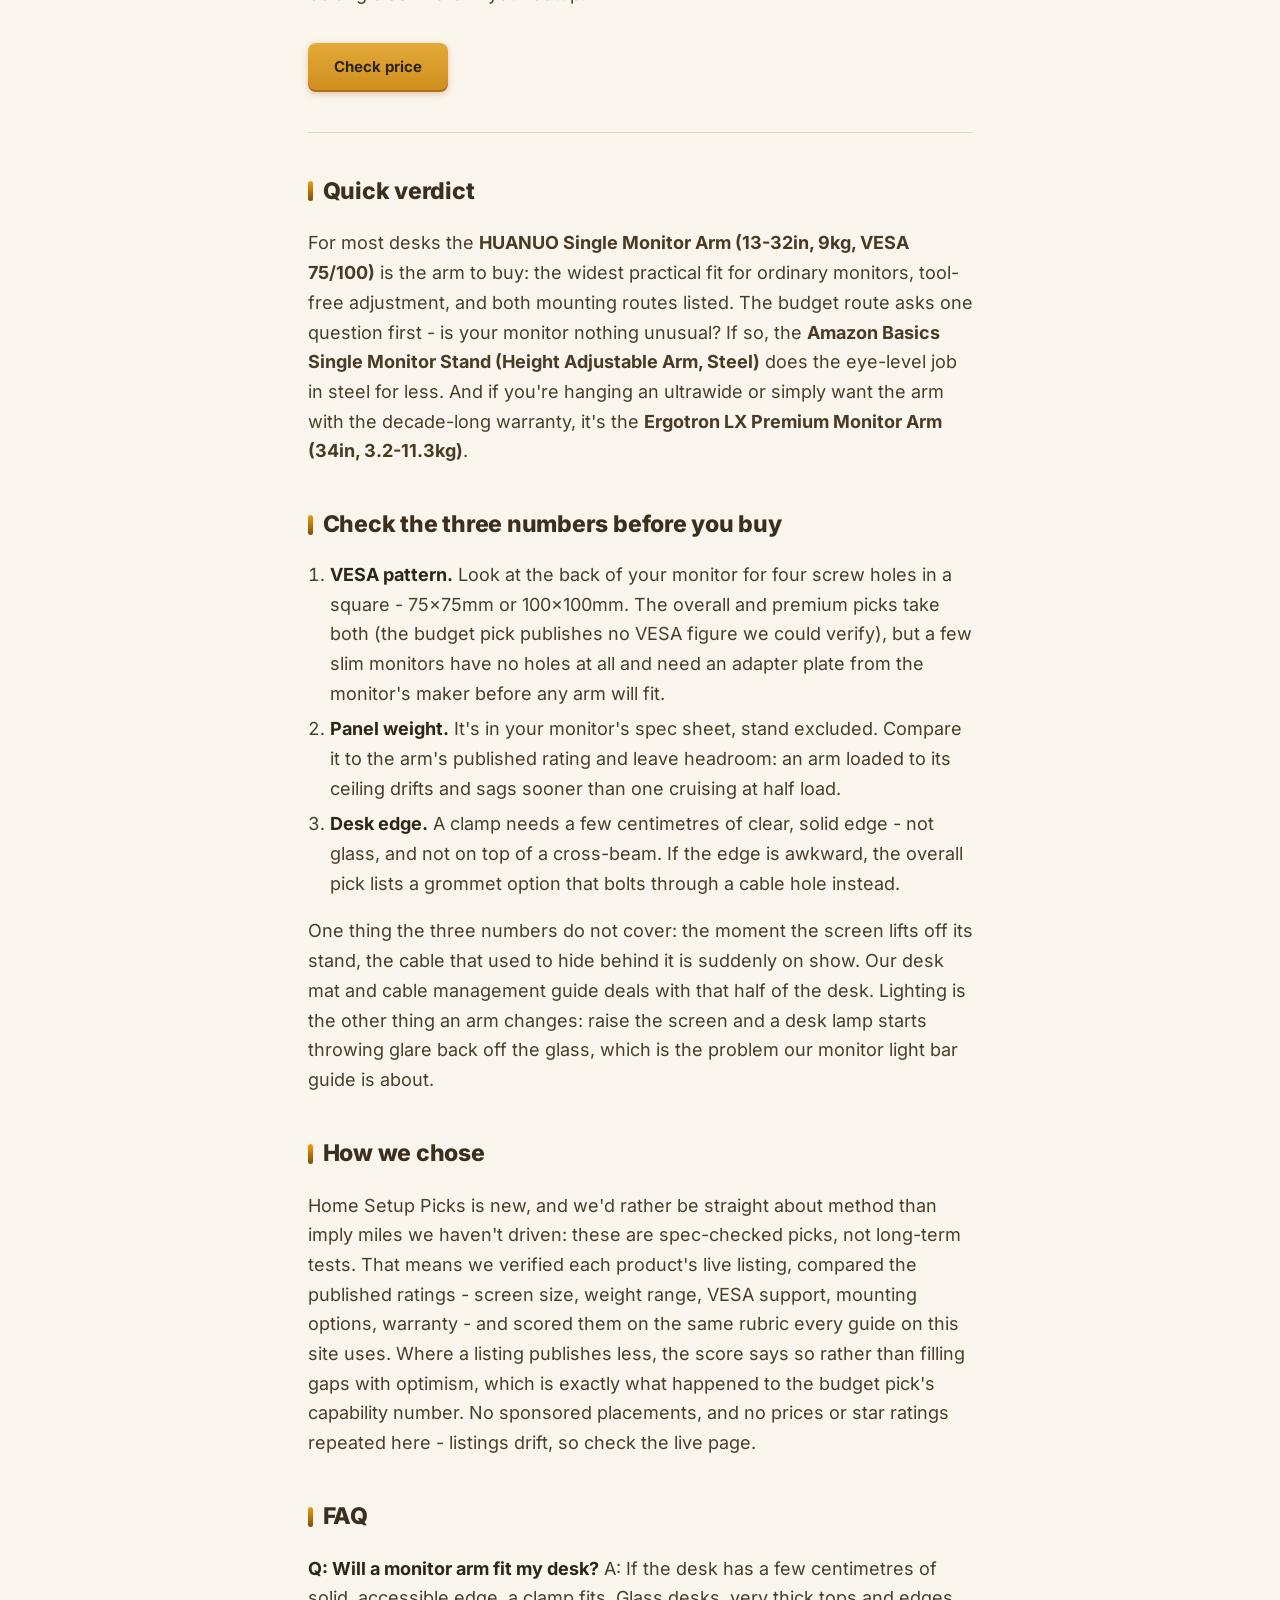
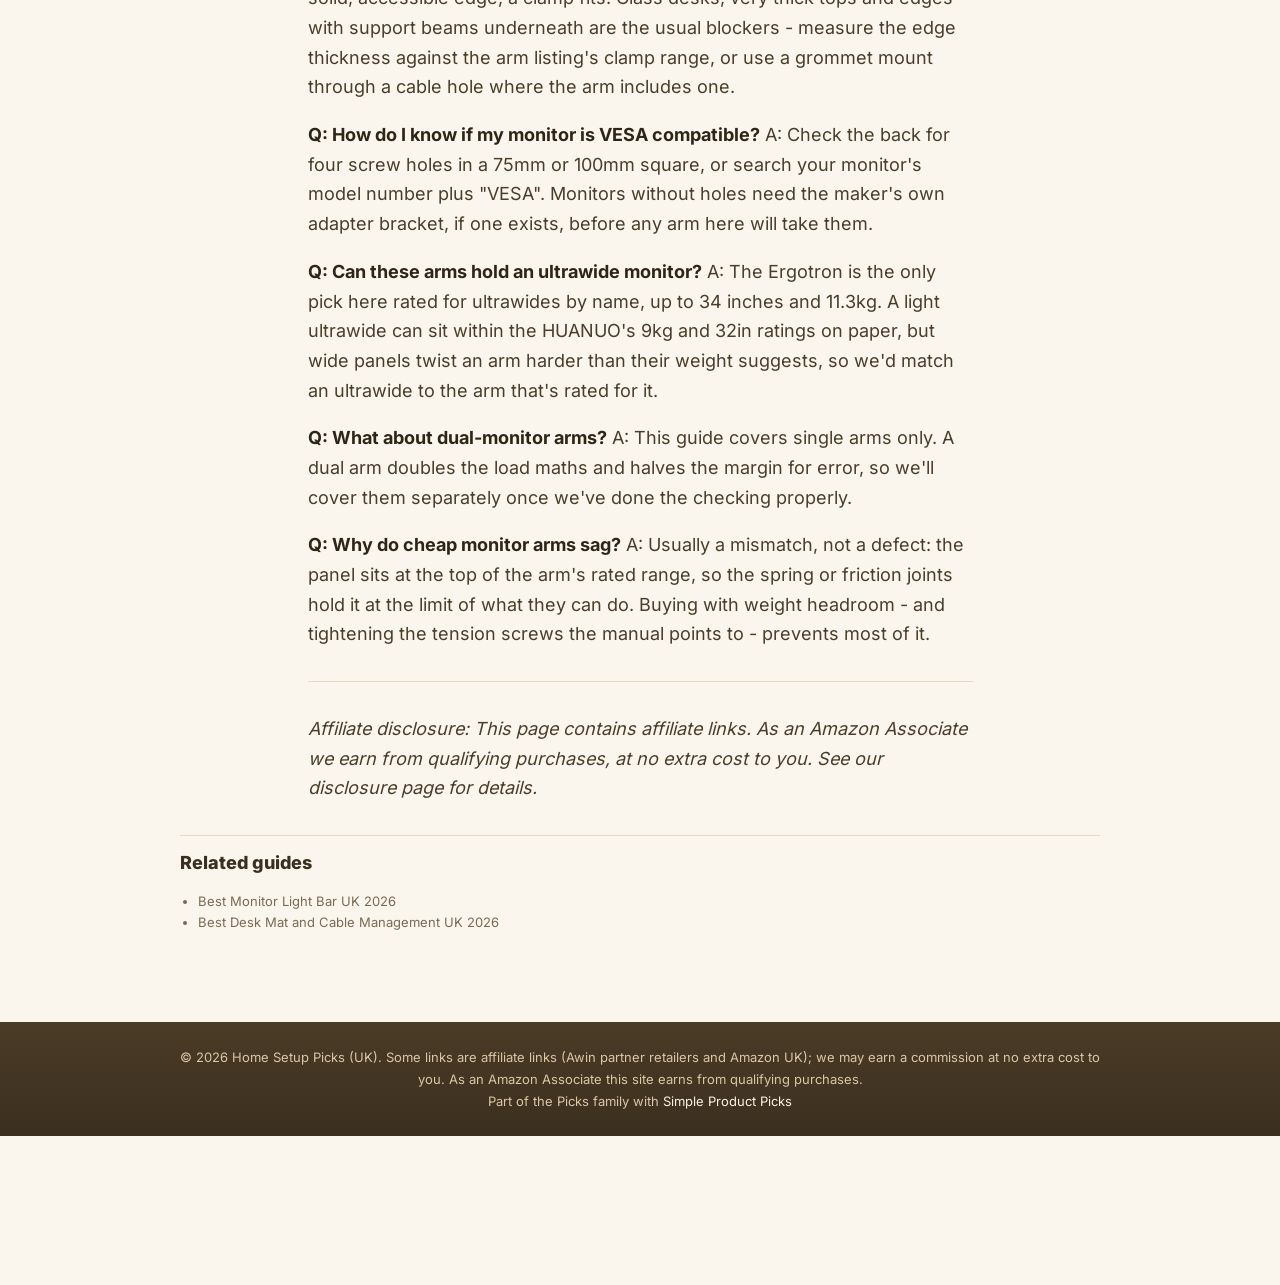
<file: posts_html/best-monitor-arm-uk.html>
<!doctype html>
<html lang="en-GB">
<head>
  <meta charset="utf-8" />
  <meta name="viewport" content="width=device-width, initial-scale=1" />
  <meta name="theme-color" content="#c9b18f" />
  <title>Best Monitor Arm UK 2026</title>
  <meta name="description" content="Best monitor arm in the UK for 2026. Spec-checked and honestly compared, with hands-on notes where we own the product." />
  <link rel="canonical" href="https://homesetuppicks.co.uk/posts_html/best-monitor-arm-uk.html" />
  <meta property="og:site_name" content="Home Setup Picks" />
  <meta property="og:type" content="article" />
  <meta property="og:title" content="Best Monitor Arm UK 2026" />
  <meta property="og:description" content="Best monitor arm in the UK for 2026. Spec-checked and honestly compared, with hands-on notes where we own the product." />
  <meta property="og:url" content="https://homesetuppicks.co.uk/posts_html/best-monitor-arm-uk.html" />
  <meta property="og:image" content="https://homesetuppicks.co.uk/assets/img/hero/posts/best-monitor-arm-uk.jpg" />
  <meta name="twitter:card" content="summary_large_image" />
  <meta name="twitter:title" content="Best Monitor Arm UK 2026" />
  <meta name="twitter:description" content="Best monitor arm in the UK for 2026. Spec-checked and honestly compared, with hands-on notes where we own the product." />
  <meta name="twitter:image" content="https://homesetuppicks.co.uk/assets/img/hero/posts/best-monitor-arm-uk.jpg" />
  <link rel="preload" href="../assets/fonts/inter-latin.woff2" as="font" type="font/woff2" crossorigin>
  <link rel="stylesheet" href="../assets/site.css">
  <!--spp:theme--><script>(function(){var t;try{t=localStorage.getItem("sppTheme")}catch(e){}document.documentElement.setAttribute("data-theme",t||(window.matchMedia&&matchMedia("(prefers-color-scheme: dark)").matches?"dark":"light"))})();</script><script src="../assets/theme.js" defer></script><!--/spp:theme-->
  <script type="application/ld+json">
  {
    "@context": "https://schema.org",
    "@type": "Article",
    "headline": "Best Monitor Arm UK 2026",
    "description": "Best monitor arm in the UK for 2026. Spec-checked and honestly compared, with hands-on notes where we own the product.",
    "url": "https://homesetuppicks.co.uk/posts_html/best-monitor-arm-uk.html",
    "dateModified": "2026-09-01",
    "publisher": {
      "@type": "Organization",
      "name": "Home Setup Picks",
      "url": "https://homesetuppicks.co.uk"
    },
    "mainEntityOfPage": "https://homesetuppicks.co.uk/posts_html/best-monitor-arm-uk.html"
  }
  </script>
  <script type="application/ld+json">
[
    {
      "@context": "https://schema.org",
      "@type": "Product",
      "name": "HUANUO Single Monitor Arm (13-32in, 9kg, VESA 75/100)",
      "review": {
        "@type": "Review",
        "reviewRating": { "@type": "Rating", "ratingValue": "8.8", "bestRating": "10", "worstRating": "1" },
        "author": { "@type": "Organization", "name": "Home Setup Picks" }
      }
    },
    {
      "@context": "https://schema.org",
      "@type": "Product",
      "name": "Amazon Basics Single Monitor Stand (Height Adjustable Arm, Steel)",
      "review": {
        "@type": "Review",
        "reviewRating": { "@type": "Rating", "ratingValue": "8.0", "bestRating": "10", "worstRating": "1" },
        "author": { "@type": "Organization", "name": "Home Setup Picks" }
      }
    },
    {
      "@context": "https://schema.org",
      "@type": "Product",
      "name": "Ergotron LX Premium Monitor Arm (34in, 3.2-11.3kg)",
      "review": {
        "@type": "Review",
        "reviewRating": { "@type": "Rating", "ratingValue": "8.6", "bestRating": "10", "worstRating": "1" },
        "author": { "@type": "Organization", "name": "Home Setup Picks" }
      }
    }
]
  </script>
  <link rel="icon" href="/favicon.ico" sizes="48x48" />
  <link rel="icon" type="image/png" sizes="192x192" href="/icon-192.png" />
  <link rel="apple-touch-icon" href="/apple-touch-icon.png" />
  <link rel="manifest" href="/site.webmanifest" />
<!--spp:schema-->
  <script type="application/ld+json">
{
  "@context": "https://schema.org",
  "@type": "BreadcrumbList",
  "itemListElement": [
    {
      "@type": "ListItem",
      "position": 1,
      "name": "Home",
      "item": "https://homesetuppicks.co.uk/"
    },
    {
      "@type": "ListItem",
      "position": 2,
      "name": "Desk Accessories",
      "item": "https://homesetuppicks.co.uk/#accessories"
    },
    {
      "@type": "ListItem",
      "position": 3,
      "name": "Best Monitor Arm UK 2026"
    }
  ]
}
  </script>
  <script type="application/ld+json">
{
  "@context": "https://schema.org",
  "@type": "FAQPage",
  "mainEntity": [
    {
      "@type": "Question",
      "name": "Will a monitor arm fit my desk?",
      "acceptedAnswer": {
        "@type": "Answer",
        "text": "If the desk has a few centimetres of solid, accessible edge, a clamp fits. Glass desks, very thick tops and edges with support beams underneath are the usual blockers - measure the edge thickness against the arm listing's clamp range, or use a grommet mount through a cable hole where the arm includes one."
      }
    },
    {
      "@type": "Question",
      "name": "How do I know if my monitor is VESA compatible?",
      "acceptedAnswer": {
        "@type": "Answer",
        "text": "Check the back for four screw holes in a 75mm or 100mm square, or search your monitor's model number plus \"VESA\". Monitors without holes need the maker's own adapter bracket, if one exists, before any arm here will take them."
      }
    },
    {
      "@type": "Question",
      "name": "Can these arms hold an ultrawide monitor?",
      "acceptedAnswer": {
        "@type": "Answer",
        "text": "The Ergotron is the only pick here rated for ultrawides by name, up to 34 inches and 11.3kg. A light ultrawide can sit within the HUANUO's 9kg and 32in ratings on paper, but wide panels twist an arm harder than their weight suggests, so we'd match an ultrawide to the arm that's rated for it."
      }
    },
    {
      "@type": "Question",
      "name": "What about dual-monitor arms?",
      "acceptedAnswer": {
        "@type": "Answer",
        "text": "This guide covers single arms only. A dual arm doubles the load maths and halves the margin for error, so we'll cover them separately once we've done the checking properly."
      }
    },
    {
      "@type": "Question",
      "name": "Why do cheap monitor arms sag?",
      "acceptedAnswer": {
        "@type": "Answer",
        "text": "Usually a mismatch, not a defect: the panel sits at the top of the arm's rated range, so the spring or friction joints hold it at the limit of what they can do. Buying with weight headroom - and tightening the tension screws the manual points to - prevents most of it."
      }
    }
  ]
}
  </script>
  <!--/spp:schema-->
</head>
<body>
  <header class="site-header">
    <div class="wrap">
      <a class="brand-title" href="../"><img class="brand-wordmark" src="../assets/img/brand/wordmark-header.png" alt="Home Setup Picks" width="230" height="28"></a>
      <nav class="site-nav">
        <a href="../">Home</a>
        <a href="../posts.html">All Guides</a>
        <a href="../about.html">About</a>
        <a href="../disclosure.html">Disclosure</a>
      </nav>
    </div>
  </header>
<!--spp:bc--><nav class="breadcrumbs" aria-label="Breadcrumb"><div class="wrap"><a href="../">Home</a><span class="bc-sep">&rsaquo;</span><a href="../#accessories">Desk Accessories</a><span class="bc-sep">&rsaquo;</span><span class="bc-here">Best Monitor Arm UK 2026</span></div></nav><!--/spp:bc-->

  <section class="hero panel" id="hero">
    <div class="hero-kicker muted">Updated picks &bull; UK &bull; 2026</div>
    <h1 class="hero-title">Best Monitor Arm UK 2026</h1>
    <div class="hero-sub muted">Picked for UK home offices &bull; Honest comparisons &bull; Affiliate links</div>
    <!--spp:byline--><div class="post-byline">Written and checked by the Home Setup Picks team &middot; last updated September 2026</div><!--/spp:byline-->
    <div class="trust-bar">
      <span class="trust-item">&#10003; Spec-checked for UK buyers</span>
      <span class="trust-item">&#10003; Hands-on where we own it</span>
      <span class="trust-item">&#10003; No sponsored placements</span>
    </div>
    <img class="hero-img" fetchpriority="high" src="../assets/img/hero/posts/best-monitor-arm-uk.jpg" alt="Desk accessories and monitor arm" width="1200" height="630" loading="eager" style="width:100%;height:auto;max-height:260px;object-fit:cover;border-radius:12px;margin-top:16px;display:block" />
  </section>

  <main>
    <!--spp:answerfirst--><section class="answer-first" aria-label="Quick answer">
      <p class="af-lead"><span class="af-label">The short answer</span><b>HUANUO Single Monitor Arm</b> leads our scoring on 8.8/10. The deciding detail: Tool-free height adjustment with tilt/swivel/rotate. Budget and premium picks follow below.</p>
      <p class="links-checked">Every link checked against the live Amazon UK listing - last verified September 2026.</p>
    </section><!--/spp:answerfirst-->
    <section id="comparison" class="panel">
      <div class="row-between">
        <h2 class="h2-tight">Quick comparison</h2>
      </div>
      <div class="table-wrap">
        <table class="compare-table">
          <thead>
            <tr>
              <th class="thead-cell">Pick</th>
              <th class="thead-cell">Model</th>
              <th class="thead-cell">Our score</th>
              <th class="thead-cell">Action</th>
            </tr>
          </thead>
          <tbody>
            <tr>
              <td class="cell-row"><b>Best overall</b></td>
              <td class="cell-row">HUANUO Single Monitor Arm (13-32in, 9kg, VESA 75/100)</td>
              <td class="cell-row"><b>8.8</b> / 10</td>
              <td class="cell-row"><a class="cta-link" href="https://www.amazon.co.uk/dp/B07T3KCQ94?linkCode=ll2&tag=homesetuppicks-21" target="_blank" rel="noopener sponsored">Check price on Amazon UK</a></td>
            </tr>
            <tr>
              <td class="cell-row"><b>Best budget</b></td>
              <td class="cell-row">Amazon Basics Single Monitor Stand (Height Adjustable Arm, Steel)</td>
              <td class="cell-row"><b>8.0</b> / 10</td>
              <td class="cell-row"><a class="cta-link" href="https://www.amazon.co.uk/dp/B07DHK5DHN?linkCode=ll2&tag=homesetuppicks-21" target="_blank" rel="noopener sponsored">Check price on Amazon UK</a></td>
            </tr>
            <tr>
              <td class="cell"><b>Best premium</b></td>
              <td class="cell">Ergotron LX Premium Monitor Arm (34in, 3.2-11.3kg)</td>
              <td class="cell"><b>8.6</b> / 10</td>
              <td class="cell"><a class="cta-link" href="https://www.amazon.co.uk/dp/B07Q8TJ2KL?linkCode=ll2&tag=homesetuppicks-21" target="_blank" rel="noopener sponsored">Check price on Amazon UK</a></td>
            </tr>
          </tbody>
        </table>
      </div>
    </section>

    <div class="content" id="content"><p>A monitor arm is bought on three numbers, and most of the ways an arm disappoints trace back to one of them: the VESA pattern on the back of your monitor, the weight the arm is rated to carry, and the edge of desk the clamp needs to grip. Get those three right and nearly any decent arm will hold a screen at eye level for years. Get one wrong and no brand name will save you. So this guide leads with the numbers: what each pick is actually rated for, per its own listing, and how to check your monitor and desk against them before you spend anything.</p>
<h2>Top picks</h2>
<h3>1. HUANUO Single Monitor Arm (13-32in, 9kg, VESA 75/100) - Best Overall</h3>
<p><strong>HSP Score: 8.8 / 10</strong> - Tool-free height adjustment, 9kg rating, both VESA patterns. The sensible default.</p>
<p class="spp-breakdown">Capability 8/10 - Versatility 9/10 - Build 6/10 - Value 8/10</p>
<p class="spp-off-ten"><b>What keeps it off a 10:</b> Its listing makes no warranty promise we could verify, and a heavy 32in panel sits close to the 9kg ceiling with little headroom.</p>
<p>The HUANUO covers the widest slice of real desks, which is why it leads. Its listing rates it for 13 to 32 inch screens up to 9kg, with both VESA patterns (75x75 and 100x100) and a choice of C-clamp or grommet mounting, so it fits the monitor most people actually own and the desk they actually have. Height adjusts tool-free, and the head tilts, swivels and rotates for portrait work. That 9kg ceiling is the number to check first: most 24 to 27 inch monitors sit comfortably under it, but a heavy 32 inch panel can brush against it, and an arm at the top of its rating holds position less confidently than one with headroom.</p>
<p><strong>Pros</strong></p>
<ul>
<li class="pro">✓ 9kg rating with both VESA patterns, the two numbers that decide fit</li>
<li class="pro">✓ Tool-free height adjustment plus tilt, swivel and full rotation for portrait mode</li>
<li class="pro">✓ C-clamp and grommet mounting options listed, so a tricky desk edge has a fallback</li>
</ul>
<p><strong>Cons</strong></p>
<ul>
<li class="con">✗ A heavy 32in panel sits close to the 9kg ceiling, with little headroom left to hold position</li>
<li class="con">✗ Makes no warranty promise we could verify, unlike the premium pick&#39;s 10 years</li>
</ul>
<p><strong>Who it&#39;s for:</strong> Anyone putting one ordinary monitor at eye level without fuss - the sensible default.</p>
<p><strong>Who it&#39;s not for:</strong> Owners of heavy ultrawides, who should weigh their panel and read the premium pick.</p>
<p><a class="cta-btn" href="https://www.amazon.co.uk/dp/B07T3KCQ94?linkCode=ll2&tag=homesetuppicks-21" target="_blank" rel="noopener sponsored">Check price</a></p>
<hr>
<h3>2. Amazon Basics Single Monitor Stand (Height Adjustable Arm, Steel) - Best Budget</h3>
<p><strong>HSP Score: 8.0 / 10</strong> - Steel height-adjustable arm with cable routing. The spend-less route.</p>
<p class="spp-breakdown">Capability 6/10 - Versatility 7/10 - Build 6/10 - Value 8/10</p>
<p class="spp-off-ten"><b>What keeps it off a 10:</b> The listing publishes no weight or screen-size rating we could verify, so a heavy or unusual monitor is a gamble here.</p>
<p>The honest budget case: if your monitor is a common size and your desk has a normal edge, this steel arm does the one job that matters - it gets the screen off its factory stand and up to eye level - and reclaims the desk space underneath. The spec sheet we could verify is short, which cuts both ways: you get steel construction and height adjustment, with cable routing through a hole in the back of the pole, but not the detailed weight and size ratings the other two picks publish. That&#39;s the trade at this end of the market, and it&#39;s why we score its capability conservatively rather than guessing on your behalf.</p>
<p><strong>Pros</strong></p>
<ul>
<li class="pro">✓ Does the core job - screen at eye level, desk space back - in steel</li>
<li class="pro">✓ Cables route through a hole in the back of the pole, per the listing, so the clean-desk win is real</li>
</ul>
<p><strong>Cons</strong></p>
<ul>
<li class="con">✗ No weight or screen-size rating we could verify, so heavy panels are a gamble</li>
<li class="con">✗ Height adjustment is the only movement its title commits to; the overall pick lists tilt, swivel and rotate</li>
</ul>
<p><strong>Who it&#39;s for:</strong> One everyday monitor, a normal desk edge, and a preference for spending less.</p>
<p><strong>Who it&#39;s not for:</strong> Anyone with a heavy or unusual monitor - buy an arm that publishes its ratings.</p>
<p><a class="cta-btn" href="https://www.amazon.co.uk/dp/B07DHK5DHN?linkCode=ll2&tag=homesetuppicks-21" target="_blank" rel="noopener sponsored">Check price</a></p>
<hr>
<h3>3. Ergotron LX Premium Monitor Arm (34in, 3.2-11.3kg) - Best Premium</h3>
<p><strong>HSP Score: 8.6 / 10</strong> - Rated for ultrawides to 34in and 11.3kg, with a 10-year warranty. The buy-once pick.</p>
<p class="spp-breakdown">Capability 8/10 - Versatility 7/10 - Build 10/10 - Value 6/10</p>
<p class="spp-off-ten"><b>What keeps it off a 10:</b> Its published range starts at 3.2kg, so a very light panel sits outside what this arm is rated to carry.</p>
<p>The LX is the arm you buy when the numbers have to stretch furthest. Ergotron rates this one for flat, curved and ultrawide monitors up to 34 inches, across a published 3.2 to 11.3kg range, on either VESA pattern - the widest verified envelope here, with the heavy end covered properly rather than approached nervously. The build is the other half of the price: Ergotron backs the LX line with a 10-year warranty, which says more about the internals than any adjective could. The honest caveat is that a run-of-the-mill 24in panel doesn&#39;t need this envelope, and the value score reflects paying for capability you may never load.</p>
<p><strong>Pros</strong></p>
<ul>
<li class="pro">✓ Published 3.2-11.3kg range and 34in ultrawide rating - the widest verified envelope here</li>
<li class="pro">✓ Ergotron&#39;s 10-year warranty on the LX line, per its listing</li>
<li class="pro">✓ Matte black finish on the widest published spec envelope of the three</li>
</ul>
<p><strong>Cons</strong></p>
<ul>
<li class="con">✗ Priced for an envelope a single ordinary monitor never uses</li>
<li class="con">✗ Its published range starts at 3.2kg, so a very light panel sits outside it at the bottom end</li>
</ul>
<p><strong>Who it&#39;s for:</strong> Ultrawide and heavy-panel owners, and anyone who wants the arm bought once and forgotten.</p>
<p><strong>Who it&#39;s not for:</strong> A standard 24-27in monitor on a budget - the savings belong elsewhere in your setup.</p>
<p><a class="cta-btn" href="https://www.amazon.co.uk/dp/B07Q8TJ2KL?linkCode=ll2&tag=homesetuppicks-21" target="_blank" rel="noopener sponsored">Check price</a></p>
<hr>
<h2>Quick verdict</h2>
<p>For most desks the <strong><a href="https://www.amazon.co.uk/dp/B07T3KCQ94?linkCode=ll2&tag=homesetuppicks-21" target="_blank" rel="noopener sponsored">HUANUO Single Monitor Arm (13-32in, 9kg, VESA 75/100)</a></strong> is the arm to buy: the widest practical fit for ordinary monitors, tool-free adjustment, and both mounting routes listed. The budget route asks one question first - is your monitor nothing unusual? If so, the <strong><a href="https://www.amazon.co.uk/dp/B07DHK5DHN?linkCode=ll2&tag=homesetuppicks-21" target="_blank" rel="noopener sponsored">Amazon Basics Single Monitor Stand (Height Adjustable Arm, Steel)</a></strong> does the eye-level job in steel for less. And if you&#39;re hanging an ultrawide or simply want the arm with the decade-long warranty, it&#39;s the <strong><a href="https://www.amazon.co.uk/dp/B07Q8TJ2KL?linkCode=ll2&tag=homesetuppicks-21" target="_blank" rel="noopener sponsored">Ergotron LX Premium Monitor Arm (34in, 3.2-11.3kg)</a></strong>.</p>
<h2>Check the three numbers before you buy</h2>
<ol>
<li><strong>VESA pattern.</strong> Look at the back of your monitor for four screw holes in a square - 75x75mm or 100x100mm. The overall and premium picks take both (the budget pick publishes no VESA figure we could verify), but a few slim monitors have no holes at all and need an adapter plate from the monitor&#39;s maker before any arm will fit.</li>
<li><strong>Panel weight.</strong> It&#39;s in your monitor&#39;s spec sheet, stand excluded. Compare it to the arm&#39;s published rating and leave headroom: an arm loaded to its ceiling drifts and sags sooner than one cruising at half load.</li>
<li><strong>Desk edge.</strong> A clamp needs a few centimetres of clear, solid edge - not glass, and not on top of a cross-beam. If the edge is awkward, the overall pick lists a grommet option that bolts through a cable hole instead.</li>
</ol>
<p>One thing the three numbers do not cover: the moment the screen lifts off its stand, the cable that used to hide behind it is suddenly on show. Our <a href="best-desk-mat-and-cable-management-uk.html">desk mat and cable management guide</a> deals with that half of the desk. Lighting is the other thing an arm changes: raise the screen and a desk lamp starts throwing glare back off the glass, which is the problem our <a href="best-monitor-light-bar-uk.html">monitor light bar guide</a> is about.</p>
<h2>How we chose</h2>
<p>Home Setup Picks is new, and we&#39;d rather be straight about method than imply miles we haven&#39;t driven: these are spec-checked picks, not long-term tests. That means we verified each product&#39;s live listing, compared the published ratings - screen size, weight range, VESA support, mounting options, warranty - and scored them on the same rubric every guide on this site uses. Where a listing publishes less, the score says so rather than filling gaps with optimism, which is exactly what happened to the budget pick&#39;s capability number. No sponsored placements, and no prices or star ratings repeated here - listings drift, so check the live page.</p>
<h2>FAQ</h2>
<p><strong>Q: Will a monitor arm fit my desk?</strong>
A: If the desk has a few centimetres of solid, accessible edge, a clamp fits. Glass desks, very thick tops and edges with support beams underneath are the usual blockers - measure the edge thickness against the arm listing&#39;s clamp range, or use a grommet mount through a cable hole where the arm includes one.</p>
<p><strong>Q: How do I know if my monitor is VESA compatible?</strong>
A: Check the back for four screw holes in a 75mm or 100mm square, or search your monitor&#39;s model number plus &quot;VESA&quot;. Monitors without holes need the maker&#39;s own adapter bracket, if one exists, before any arm here will take them.</p>
<p><strong>Q: Can these arms hold an ultrawide monitor?</strong>
A: The Ergotron is the only pick here rated for ultrawides by name, up to 34 inches and 11.3kg. A light ultrawide can sit within the HUANUO&#39;s 9kg and 32in ratings on paper, but wide panels twist an arm harder than their weight suggests, so we&#39;d match an ultrawide to the arm that&#39;s rated for it.</p>
<p><strong>Q: What about dual-monitor arms?</strong>
A: This guide covers single arms only. A dual arm doubles the load maths and halves the margin for error, so we&#39;ll cover them separately once we&#39;ve done the checking properly.</p>
<p><strong>Q: Why do cheap monitor arms sag?</strong>
A: Usually a mismatch, not a defect: the panel sits at the top of the arm&#39;s rated range, so the spring or friction joints hold it at the limit of what they can do. Buying with weight headroom - and tightening the tension screws the manual points to - prevents most of it.</p>
<hr>
<p><em>Affiliate disclosure: This page contains affiliate links. As an Amazon Associate we earn from qualifying purchases, at no extra cost to you. See our <a href="https://homesetuppicks.co.uk/disclosure.html">disclosure page</a> for details.</em></p>
</div>

    <section id="related" class="section-divider">
      <h2 class="h2-block">Related guides</h2>
      <div id="related_list" class="muted"><!--spp:related--><ul style="padding-left:18px"><li><a href="./best-monitor-light-bar-uk.html">Best Monitor Light Bar UK 2026</a></li><li><a href="./best-desk-mat-and-cable-management-uk.html">Best Desk Mat and Cable Management UK 2026</a></li></ul><!--/spp:related--></div>
    </section>
  </main>

  <!-- Sticky bottom CTA -->
  <div id="sticky-cta" class="sticky-cta" aria-hidden="true">
    <div class="sticky-cta-inner wrap">
      <span class="sticky-cta-label" id="sticky-label">Best overall: HUANUO Single Monitor Arm (13-32in, 9kg, VESA 75/100)</span>
      <a class="sticky-cta-btn" id="sticky-btn" href="https://www.amazon.co.uk/dp/B07T3KCQ94?linkCode=ll2&tag=homesetuppicks-21" target="_blank" rel="noopener sponsored">Check price &#x2192;</a>
    </div>
  </div>

  <footer>
    <div class="wrap">
      &copy; 2026 Home Setup Picks (UK). Some links are affiliate links (Awin partner retailers and Amazon UK); we may earn a commission at no extra cost to you. As an Amazon Associate this site earns from qualifying purchases.<br><span class="family-link">Part of the Picks family with <a href="https://simpleproductpicks.co.uk/" rel="noopener">Simple Product Picks</a></span>
    </div>
  </footer>

  <script src="../assets/purify.min.js"></script>
  <script src="../assets/marked.min.js"></script>
  <script>
  (async () => {
    const slug = "best-monitor-arm-uk";
    const contentEl = document.getElementById("content");

    // Body is pre-rendered at build time (enhance_posts.py). Client render is a fallback
    // only, e.g. if a stale cached page shipped an empty content div.
    if (contentEl && contentEl.childElementCount === 0) {
      try {
        const resp = await fetch("../posts/" + slug + ".md", {cache:"no-store"});
        const buf  = await resp.arrayBuffer();
        const md   = new TextDecoder("utf-8").decode(buf);
        const html = marked.parse(md, {mangle:false, headerIds:true});
        contentEl.innerHTML = DOMPurify.sanitize(html, {USE_PROFILES:{html:true}});
        contentEl.querySelectorAll("p > a").forEach(a => {
          if (a.textContent.trim().startsWith("Check price")) a.classList.add("cta-btn");
        });
        contentEl.querySelectorAll("li").forEach(li => {
          const t = li.textContent.trim();
          if (t.startsWith("\u2713")) li.classList.add("pro");
          else if (t.startsWith("\u2717")) li.classList.add("con");
        });
      } catch(e) { contentEl.textContent = "Could not load article."; }
    }

    // Sticky bar reflects the TOP row of the comparison table, labelled with that row's
    // own tier (not a hardcoded "Best overall" - a guide whose first row is another tier
    // would otherwise mislabel its own top pick).
    try {
      const rows = document.querySelectorAll("#comparison table tbody tr");
      if (rows.length > 0) {
        const cells = rows[0].querySelectorAll("td");
        if (cells.length >= 4) {
          const tier = cells[0] ? cells[0].textContent.trim() : "";
          const nameCell = cells[1] ? cells[1].cloneNode(true) : null;
          if (nameCell) nameCell.querySelectorAll(".hands-on").forEach(function (b) { b.remove(); });
          const name = nameCell ? nameCell.textContent.trim() : "";
          const link = cells[3] ? cells[3].querySelector("a") : null;
          const labelEl = document.getElementById("sticky-label");
          const btnEl = document.getElementById("sticky-btn");
          if (labelEl && name) labelEl.textContent = (tier || "Best overall") + ": " + name;
          if (btnEl && link) btnEl.href = link.href;
        }
      }
    } catch(_) {}

    // Related guides are SERVER-RENDERED at build time (related_guides.py) - deterministic
    // static <a> tags Google can follow without running any of this. The client-side random
    // list that used to live here was replaced on 2026-09-05; nothing populates it now.

    // Sticky bottom CTA - appears when comparison table scrolls out of view
    const stickyBar = document.getElementById("sticky-cta");
    if (stickyBar) {
      const compSection = document.getElementById("comparison");
      if (compSection) {
        let shown = false;
        window.addEventListener("scroll", () => {
          const past = compSection.getBoundingClientRect().bottom < 0;
          if (past !== shown) { shown = past; stickyBar.classList.toggle("sticky-visible", shown); }
        }, { passive: true });
      }
    }
  })();
  </script>
</body>
</html>
</file>
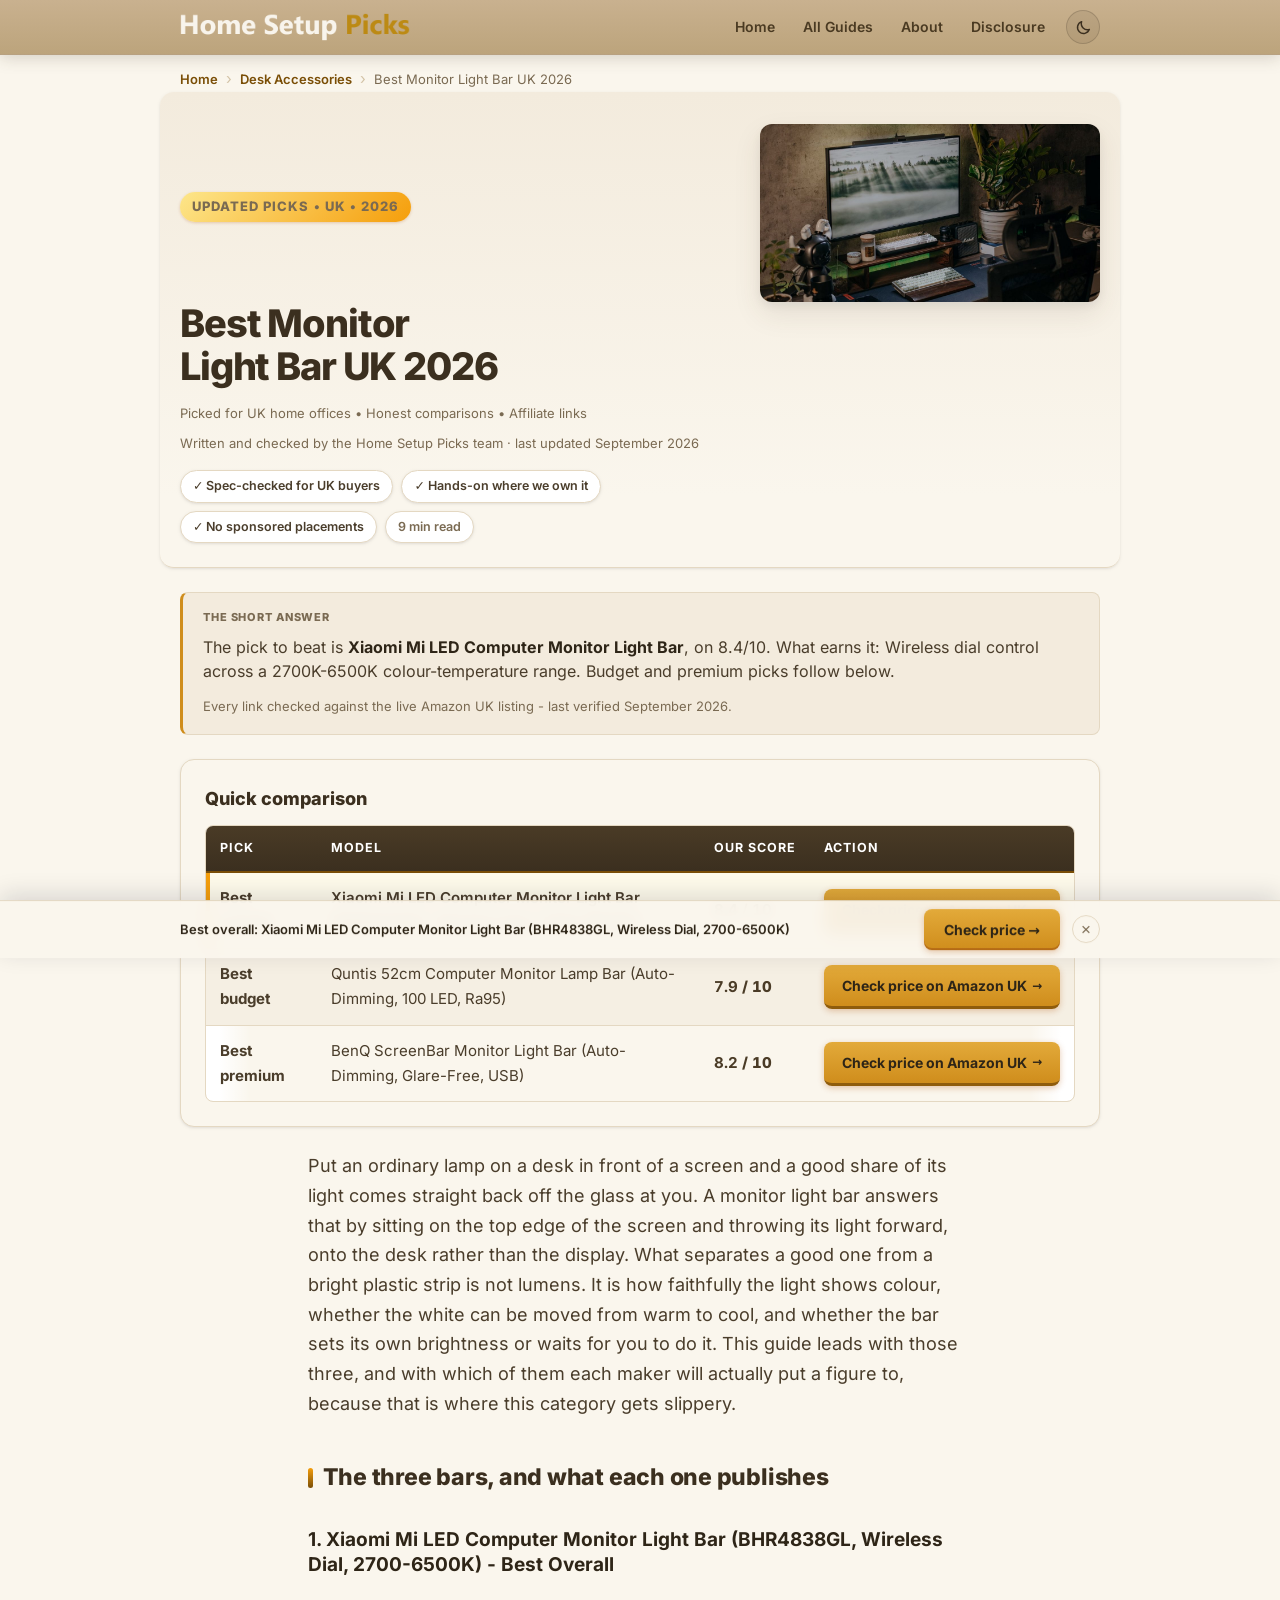
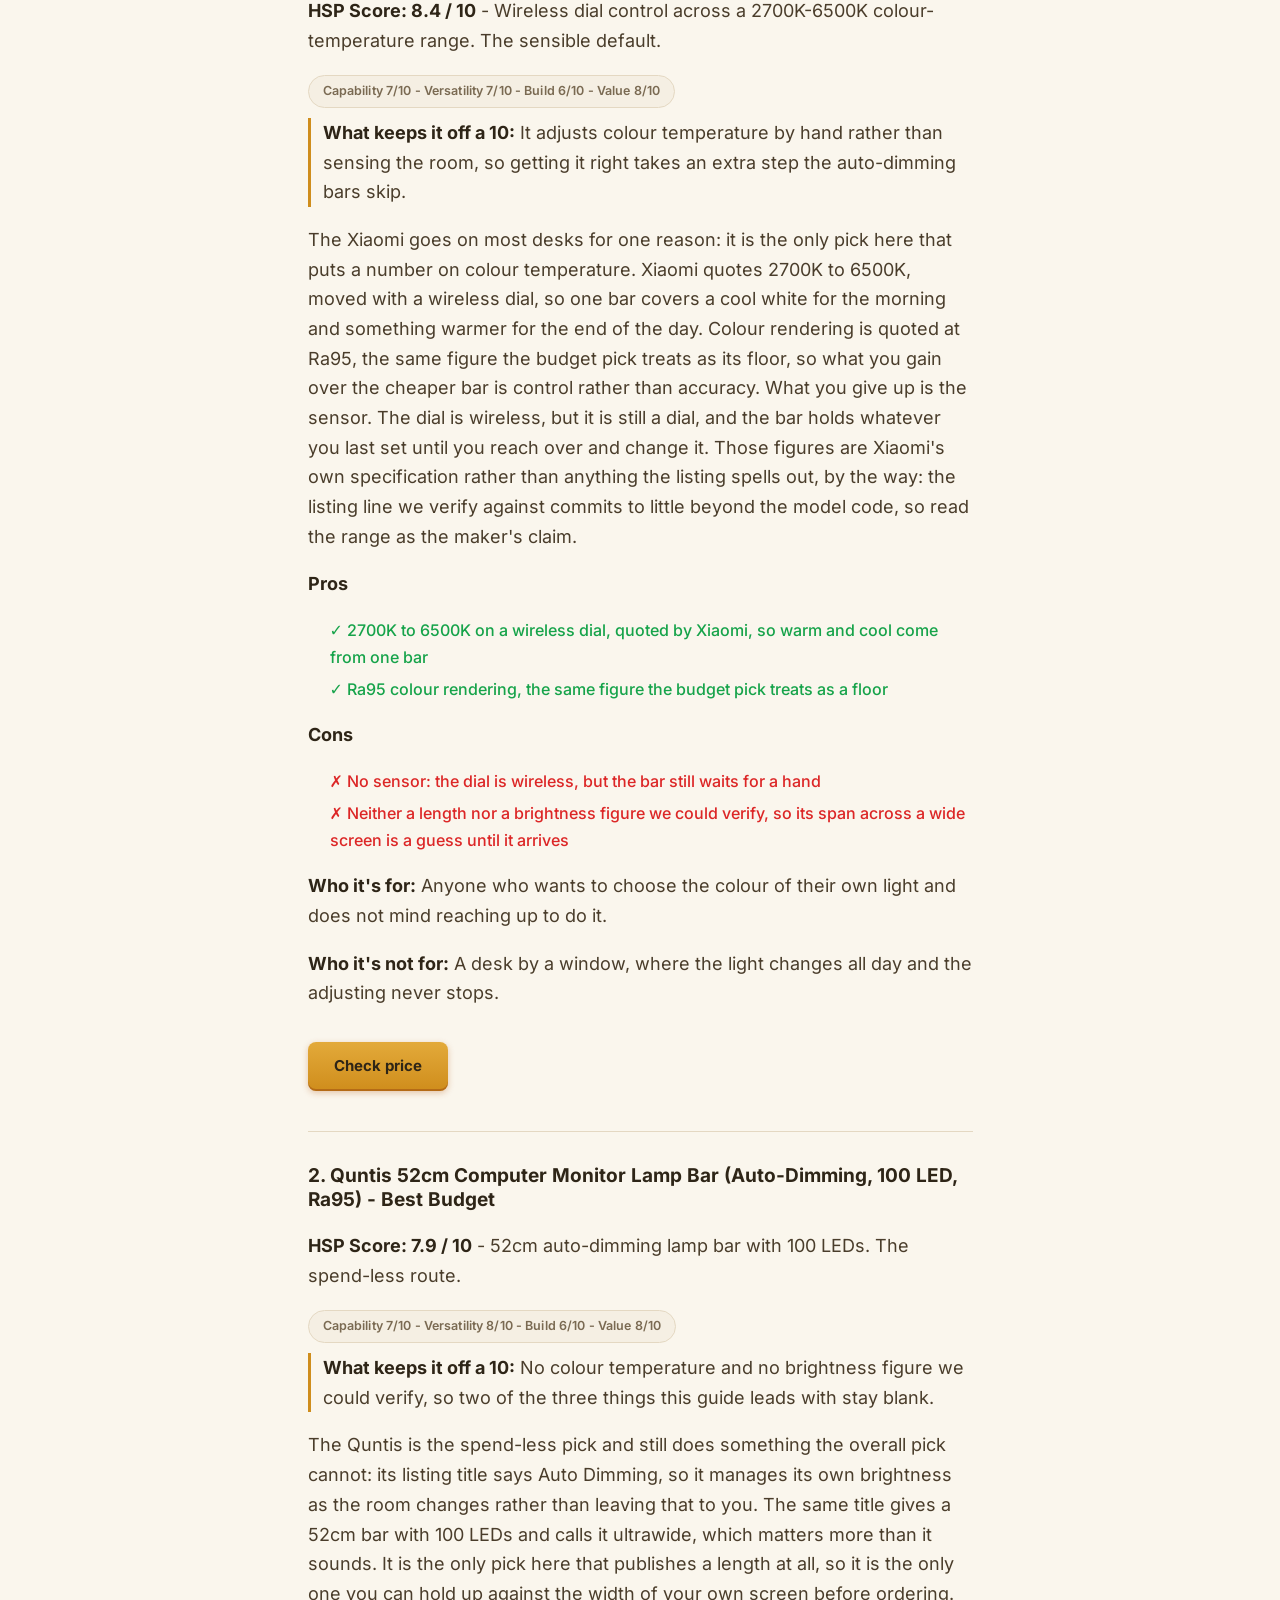
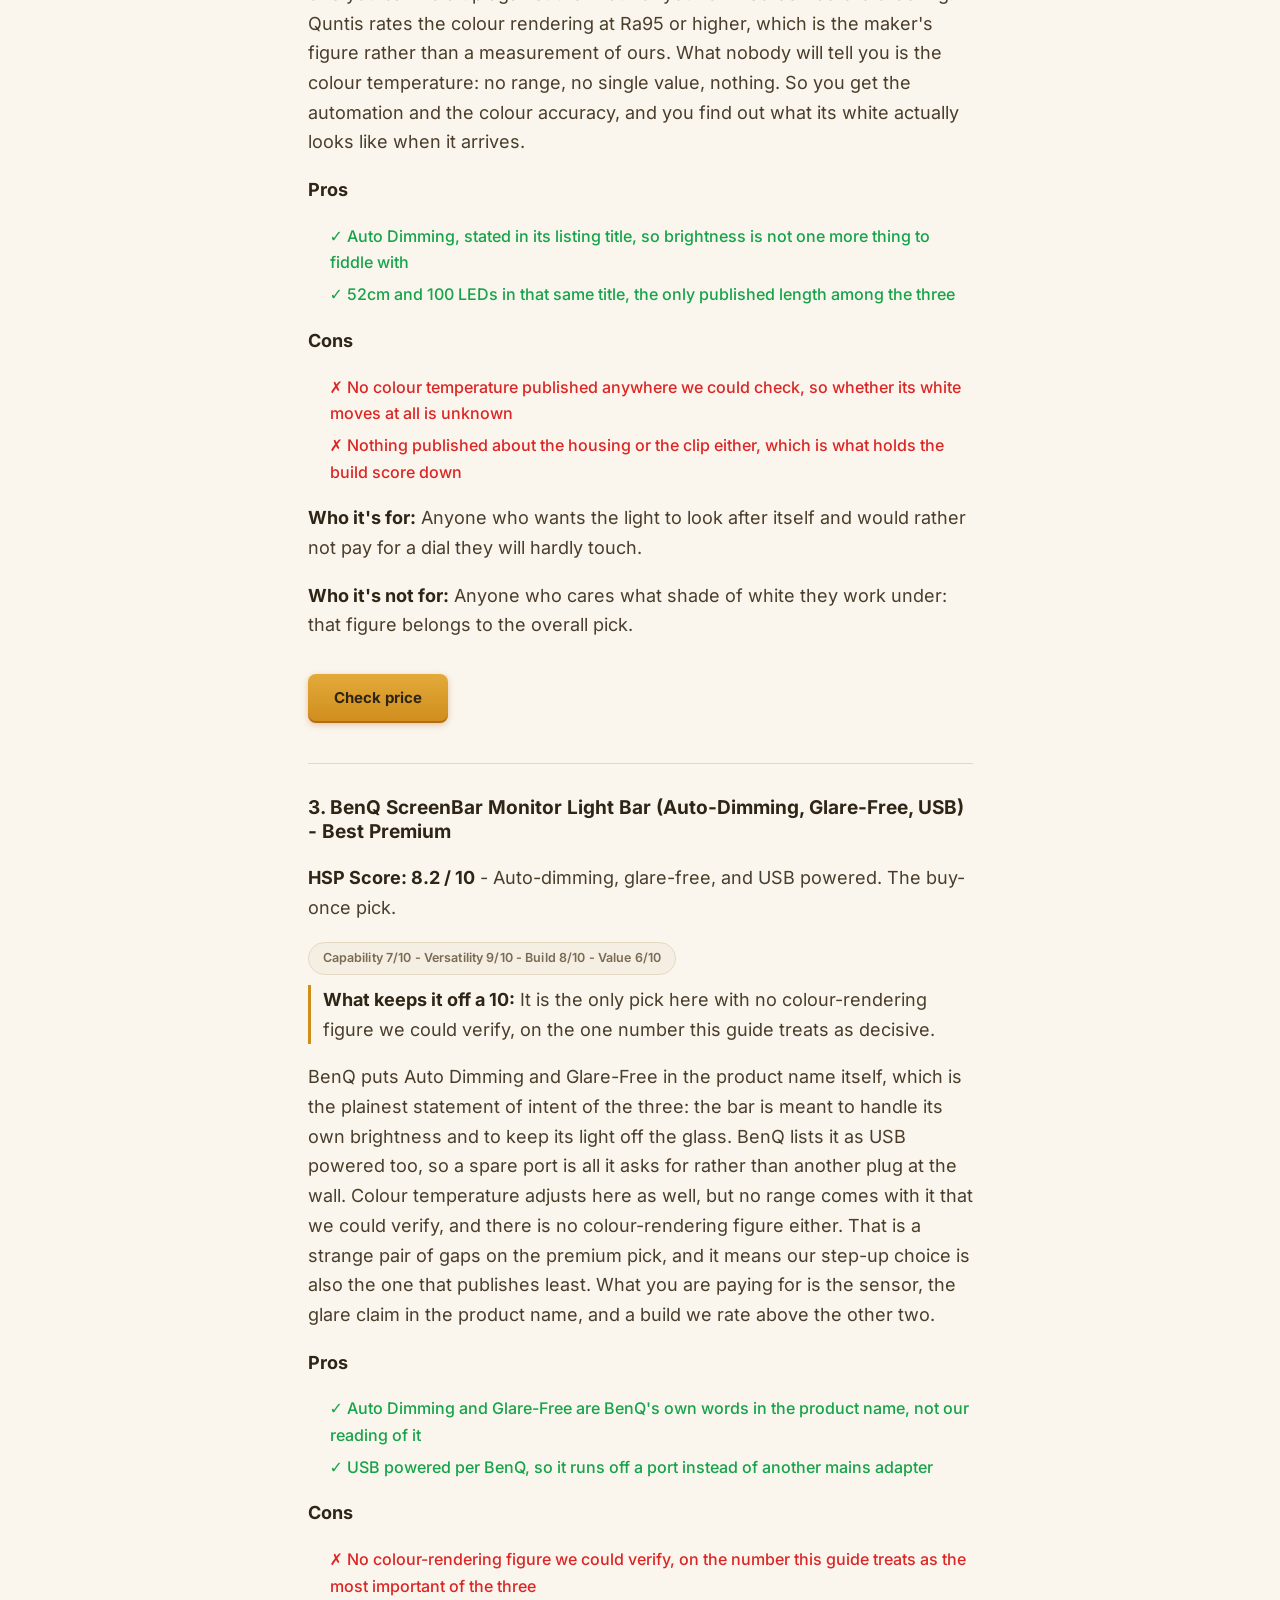
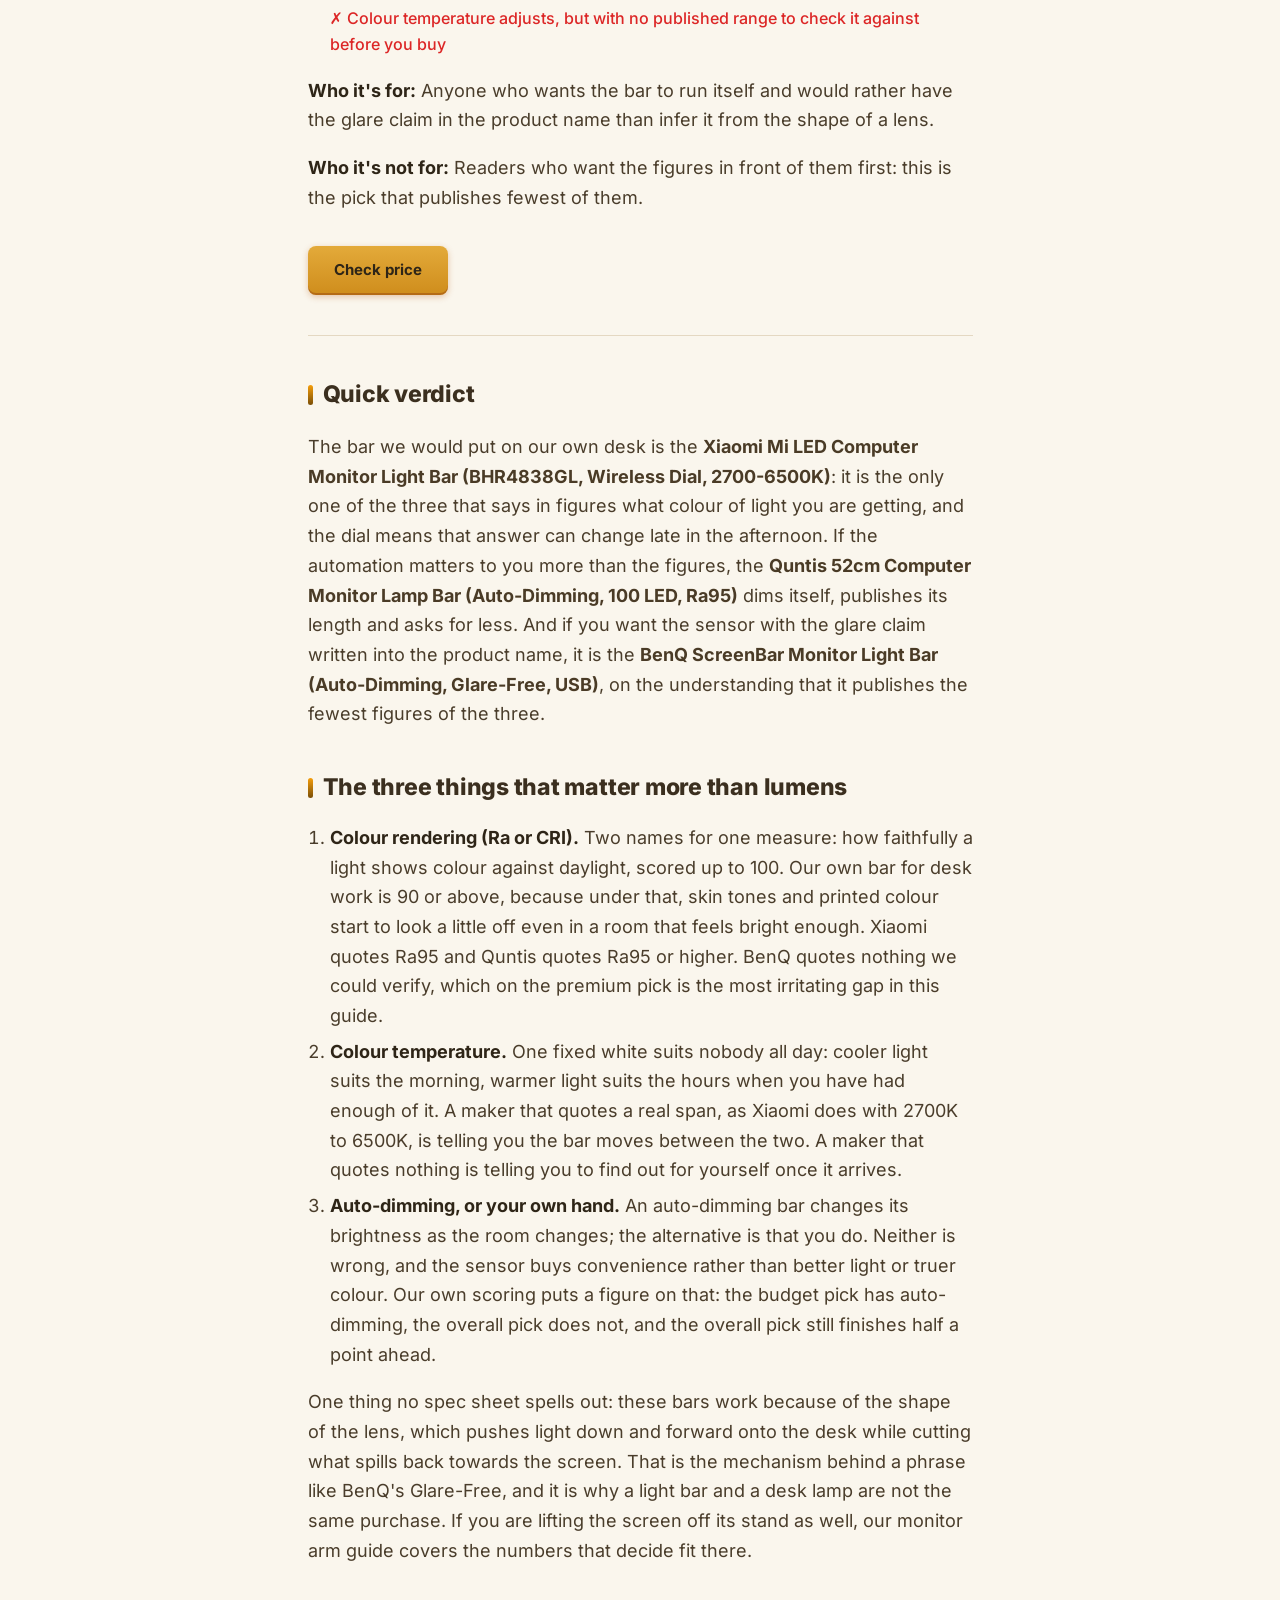
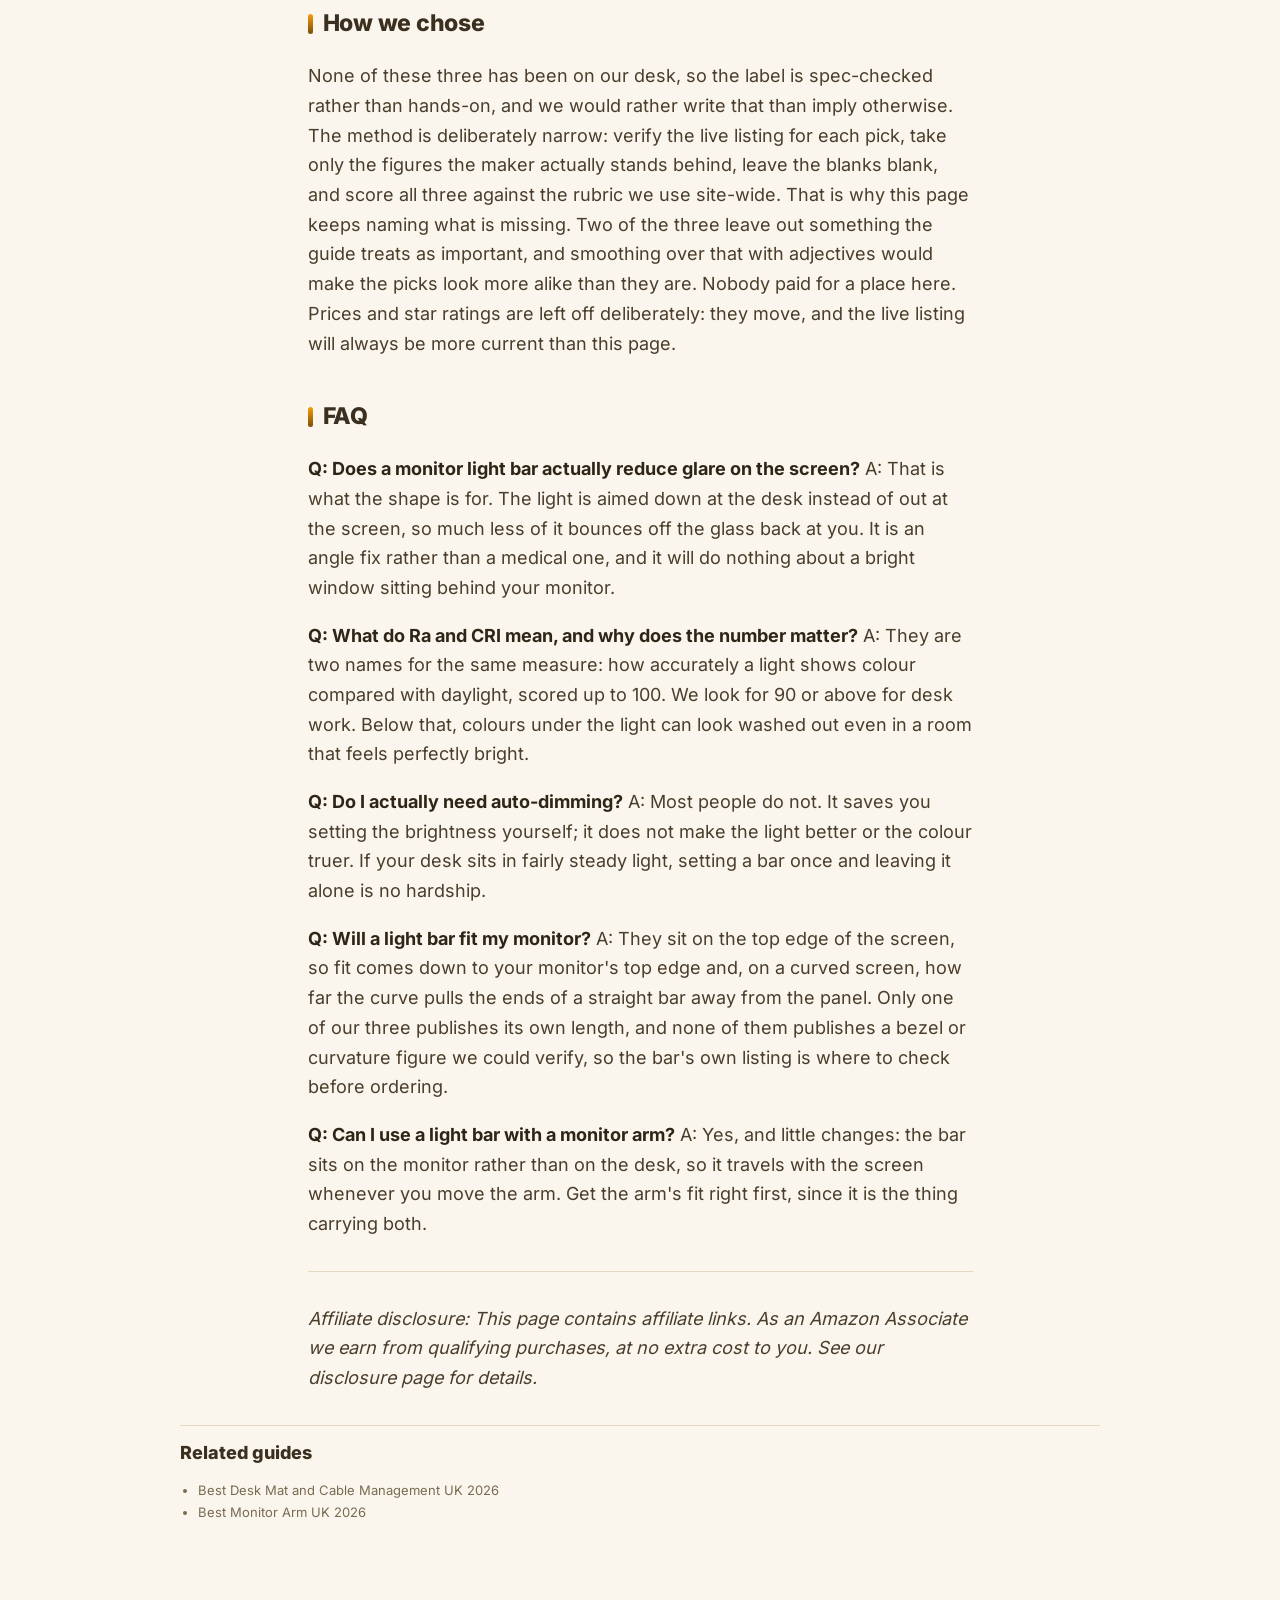
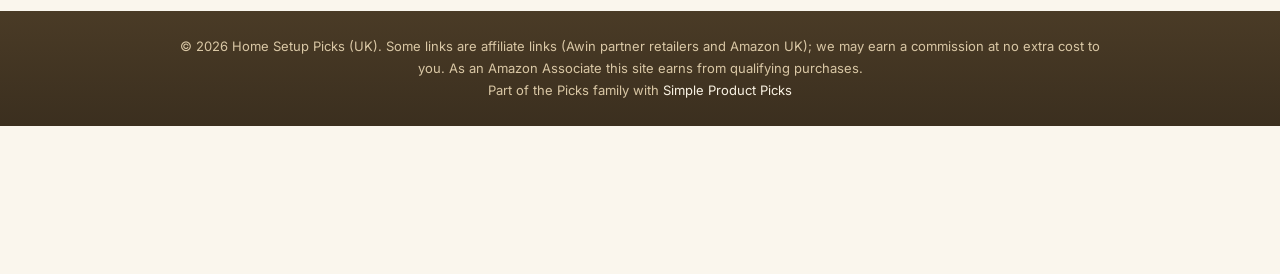
<file: posts_html/best-monitor-light-bar-uk.html>
<!doctype html>
<html lang="en-GB">
<head>
  <meta charset="utf-8" />
  <meta name="viewport" content="width=device-width, initial-scale=1" />
  <meta name="theme-color" content="#c9b18f" />
  <title>Best Monitor Light Bar UK 2026</title>
  <meta name="description" content="Best monitor light bar in the UK for 2026. Spec-checked and honestly compared, with hands-on notes where we own the product." />
  <link rel="canonical" href="https://homesetuppicks.co.uk/posts_html/best-monitor-light-bar-uk.html" />
  <meta property="og:site_name" content="Home Setup Picks" />
  <meta property="og:type" content="article" />
  <meta property="og:title" content="Best Monitor Light Bar UK 2026" />
  <meta property="og:description" content="Best monitor light bar in the UK for 2026. Spec-checked and honestly compared, with hands-on notes where we own the product." />
  <meta property="og:url" content="https://homesetuppicks.co.uk/posts_html/best-monitor-light-bar-uk.html" />
  <meta property="og:image" content="https://homesetuppicks.co.uk/assets/img/hero/posts/best-monitor-light-bar-uk.jpg" />
  <meta name="twitter:card" content="summary_large_image" />
  <meta name="twitter:title" content="Best Monitor Light Bar UK 2026" />
  <meta name="twitter:description" content="Best monitor light bar in the UK for 2026. Spec-checked and honestly compared, with hands-on notes where we own the product." />
  <meta name="twitter:image" content="https://homesetuppicks.co.uk/assets/img/hero/posts/best-monitor-light-bar-uk.jpg" />
  <link rel="preload" href="../assets/fonts/inter-latin.woff2" as="font" type="font/woff2" crossorigin>
  <link rel="stylesheet" href="../assets/site.css">
  <!--spp:theme--><script>(function(){var t;try{t=localStorage.getItem("sppTheme")}catch(e){}document.documentElement.setAttribute("data-theme",t||(window.matchMedia&&matchMedia("(prefers-color-scheme: dark)").matches?"dark":"light"))})();</script><script src="../assets/theme.js" defer></script><!--/spp:theme-->
  <script type="application/ld+json">
  {
    "@context": "https://schema.org",
    "@type": "Article",
    "headline": "Best Monitor Light Bar UK 2026",
    "description": "Best monitor light bar in the UK for 2026. Spec-checked and honestly compared, with hands-on notes where we own the product.",
    "url": "https://homesetuppicks.co.uk/posts_html/best-monitor-light-bar-uk.html",
    "dateModified": "2026-09-03",
    "publisher": {
      "@type": "Organization",
      "name": "Home Setup Picks",
      "url": "https://homesetuppicks.co.uk"
    },
    "mainEntityOfPage": "https://homesetuppicks.co.uk/posts_html/best-monitor-light-bar-uk.html"
  }
  </script>
  <script type="application/ld+json">
[
    {
      "@context": "https://schema.org",
      "@type": "Product",
      "name": "Xiaomi Mi LED Computer Monitor Light Bar (BHR4838GL, Wireless Dial, 2700-6500K)",
      "review": {
        "@type": "Review",
        "reviewRating": { "@type": "Rating", "ratingValue": "8.4", "bestRating": "10", "worstRating": "1" },
        "author": { "@type": "Organization", "name": "Home Setup Picks" }
      }
    },
    {
      "@context": "https://schema.org",
      "@type": "Product",
      "name": "Quntis 52cm Computer Monitor Lamp Bar (Auto-Dimming, 100 LED, Ra95)",
      "review": {
        "@type": "Review",
        "reviewRating": { "@type": "Rating", "ratingValue": "7.9", "bestRating": "10", "worstRating": "1" },
        "author": { "@type": "Organization", "name": "Home Setup Picks" }
      }
    },
    {
      "@context": "https://schema.org",
      "@type": "Product",
      "name": "BenQ ScreenBar Monitor Light Bar (Auto-Dimming, Glare-Free, USB)",
      "review": {
        "@type": "Review",
        "reviewRating": { "@type": "Rating", "ratingValue": "8.2", "bestRating": "10", "worstRating": "1" },
        "author": { "@type": "Organization", "name": "Home Setup Picks" }
      }
    }
]
  </script>
  <link rel="icon" href="/favicon.ico" sizes="48x48" />
  <link rel="icon" type="image/png" sizes="192x192" href="/icon-192.png" />
  <link rel="apple-touch-icon" href="/apple-touch-icon.png" />
  <link rel="manifest" href="/site.webmanifest" />
<!--spp:schema-->
  <script type="application/ld+json">
{
  "@context": "https://schema.org",
  "@type": "BreadcrumbList",
  "itemListElement": [
    {
      "@type": "ListItem",
      "position": 1,
      "name": "Home",
      "item": "https://homesetuppicks.co.uk/"
    },
    {
      "@type": "ListItem",
      "position": 2,
      "name": "Desk Accessories",
      "item": "https://homesetuppicks.co.uk/#accessories"
    },
    {
      "@type": "ListItem",
      "position": 3,
      "name": "Best Monitor Light Bar UK 2026"
    }
  ]
}
  </script>
  <script type="application/ld+json">
{
  "@context": "https://schema.org",
  "@type": "FAQPage",
  "mainEntity": [
    {
      "@type": "Question",
      "name": "Does a monitor light bar actually reduce glare on the screen?",
      "acceptedAnswer": {
        "@type": "Answer",
        "text": "That is what the shape is for. The light is aimed down at the desk instead of out at the screen, so much less of it bounces off the glass back at you. It is an angle fix rather than a medical one, and it will do nothing about a bright window sitting behind your monitor."
      }
    },
    {
      "@type": "Question",
      "name": "What do Ra and CRI mean, and why does the number matter?",
      "acceptedAnswer": {
        "@type": "Answer",
        "text": "They are two names for the same measure: how accurately a light shows colour compared with daylight, scored up to 100. We look for 90 or above for desk work. Below that, colours under the light can look washed out even in a room that feels perfectly bright."
      }
    },
    {
      "@type": "Question",
      "name": "Do I actually need auto-dimming?",
      "acceptedAnswer": {
        "@type": "Answer",
        "text": "Most people do not. It saves you setting the brightness yourself; it does not make the light better or the colour truer. If your desk sits in fairly steady light, setting a bar once and leaving it alone is no hardship."
      }
    },
    {
      "@type": "Question",
      "name": "Will a light bar fit my monitor?",
      "acceptedAnswer": {
        "@type": "Answer",
        "text": "They sit on the top edge of the screen, so fit comes down to your monitor's top edge and, on a curved screen, how far the curve pulls the ends of a straight bar away from the panel. Only one of our three publishes its own length, and none of them publishes a bezel or curvature figure we could verify, so the bar's own listing is where to check before ordering."
      }
    },
    {
      "@type": "Question",
      "name": "Can I use a light bar with a monitor arm?",
      "acceptedAnswer": {
        "@type": "Answer",
        "text": "Yes, and little changes: the bar sits on the monitor rather than on the desk, so it travels with the screen whenever you move the arm. Get the arm's fit right first, since it is the thing carrying both."
      }
    }
  ]
}
  </script>
  <!--/spp:schema-->
</head>
<body>
  <header class="site-header">
    <div class="wrap">
      <a class="brand-title" href="../"><img class="brand-wordmark" src="../assets/img/brand/wordmark-header.png" alt="Home Setup Picks" width="230" height="28"></a>
      <nav class="site-nav">
        <a href="../">Home</a>
        <a href="../posts.html">All Guides</a>
        <a href="../about.html">About</a>
        <a href="../disclosure.html">Disclosure</a>
      </nav>
    </div>
  </header>
<!--spp:bc--><nav class="breadcrumbs" aria-label="Breadcrumb"><div class="wrap"><a href="../">Home</a><span class="bc-sep">&rsaquo;</span><a href="../#accessories">Desk Accessories</a><span class="bc-sep">&rsaquo;</span><span class="bc-here">Best Monitor Light Bar UK 2026</span></div></nav><!--/spp:bc-->

  <section class="hero panel" id="hero">
    <div class="hero-kicker muted">Updated picks &bull; UK &bull; 2026</div>
    <h1 class="hero-title">Best Monitor Light Bar UK 2026</h1>
    <div class="hero-sub muted">Picked for UK home offices &bull; Honest comparisons &bull; Affiliate links</div>
    <!--spp:byline--><div class="post-byline">Written and checked by the Home Setup Picks team &middot; last updated September 2026</div><!--/spp:byline-->
    <div class="trust-bar">
      <span class="trust-item">&#10003; Spec-checked for UK buyers</span>
      <span class="trust-item">&#10003; Hands-on where we own it</span>
      <span class="trust-item">&#10003; No sponsored placements</span>
    </div>
    <img class="hero-img" fetchpriority="high" src="../assets/img/hero/posts/best-monitor-light-bar-uk.jpg" alt="Monitor light bar mounted above a home office screen" width="1200" height="630" loading="eager" style="width:100%;height:auto;max-height:260px;object-fit:cover;border-radius:12px;margin-top:16px;display:block" />
  </section>

  <main>
    <!--spp:answerfirst--><section class="answer-first" aria-label="Quick answer">
      <p class="af-lead"><span class="af-label">The short answer</span>The pick to beat is <b>Xiaomi Mi LED Computer Monitor Light Bar</b>, on 8.4/10. What earns it: Wireless dial control across a 2700K-6500K colour-temperature range. Budget and premium picks follow below.</p>
      <p class="links-checked">Every link checked against the live Amazon UK listing - last verified September 2026.</p>
    </section><!--/spp:answerfirst-->
    <section id="comparison" class="panel">
      <div class="row-between">
        <h2 class="h2-tight">Quick comparison</h2>
      </div>
      <div class="table-wrap">
        <table class="compare-table">
          <thead>
            <tr>
              <th class="thead-cell">Pick</th>
              <th class="thead-cell">Model</th>
              <th class="thead-cell">Our score</th>
              <th class="thead-cell">Action</th>
            </tr>
          </thead>
          <tbody>
            <tr>
              <td class="cell-row"><b>Best overall</b></td>
              <td class="cell-row">Xiaomi Mi LED Computer Monitor Light Bar (BHR4838GL, Wireless Dial, 2700-6500K)</td>
              <td class="cell-row"><b>8.4</b> / 10</td>
              <td class="cell-row"><a class="cta-link" href="https://www.amazon.co.uk/dp/B08W2C5W59?linkCode=ll2&tag=homesetuppicks-21" target="_blank" rel="noopener sponsored">Check price on Amazon UK</a></td>
            </tr>
            <tr>
              <td class="cell-row"><b>Best budget</b></td>
              <td class="cell-row">Quntis 52cm Computer Monitor Lamp Bar (Auto-Dimming, 100 LED, Ra95)</td>
              <td class="cell-row"><b>7.9</b> / 10</td>
              <td class="cell-row"><a class="cta-link" href="https://www.amazon.co.uk/dp/B08HMLKS2N?linkCode=ll2&tag=homesetuppicks-21" target="_blank" rel="noopener sponsored">Check price on Amazon UK</a></td>
            </tr>
            <tr>
              <td class="cell"><b>Best premium</b></td>
              <td class="cell">BenQ ScreenBar Monitor Light Bar (Auto-Dimming, Glare-Free, USB)</td>
              <td class="cell"><b>8.2</b> / 10</td>
              <td class="cell"><a class="cta-link" href="https://www.amazon.co.uk/dp/B0785D93KD?linkCode=ll2&tag=homesetuppicks-21" target="_blank" rel="noopener sponsored">Check price on Amazon UK</a></td>
            </tr>
          </tbody>
        </table>
      </div>
    </section>

    <div class="content" id="content"><p>Put an ordinary lamp on a desk in front of a screen and a good share of its light comes straight back off the glass at you. A monitor light bar answers that by sitting on the top edge of the screen and throwing its light forward, onto the desk rather than the display. What separates a good one from a bright plastic strip is not lumens. It is how faithfully the light shows colour, whether the white can be moved from warm to cool, and whether the bar sets its own brightness or waits for you to do it. This guide leads with those three, and with which of them each maker will actually put a figure to, because that is where this category gets slippery.</p>
<h2>The three bars, and what each one publishes</h2>
<h3>1. Xiaomi Mi LED Computer Monitor Light Bar (BHR4838GL, Wireless Dial, 2700-6500K) - Best Overall</h3>
<p><strong>HSP Score: 8.4 / 10</strong> - Wireless dial control across a 2700K-6500K colour-temperature range. The sensible default.</p>
<p class="spp-breakdown">Capability 7/10 - Versatility 7/10 - Build 6/10 - Value 8/10</p>
<p class="spp-off-ten"><b>What keeps it off a 10:</b> It adjusts colour temperature by hand rather than sensing the room, so getting it right takes an extra step the auto-dimming bars skip.</p>
<p>The Xiaomi goes on most desks for one reason: it is the only pick here that puts a number on colour temperature. Xiaomi quotes 2700K to 6500K, moved with a wireless dial, so one bar covers a cool white for the morning and something warmer for the end of the day. Colour rendering is quoted at Ra95, the same figure the budget pick treats as its floor, so what you gain over the cheaper bar is control rather than accuracy. What you give up is the sensor. The dial is wireless, but it is still a dial, and the bar holds whatever you last set until you reach over and change it. Those figures are Xiaomi&#39;s own specification rather than anything the listing spells out, by the way: the listing line we verify against commits to little beyond the model code, so read the range as the maker&#39;s claim.</p>
<p><strong>Pros</strong></p>
<ul>
<li class="pro">✓ 2700K to 6500K on a wireless dial, quoted by Xiaomi, so warm and cool come from one bar</li>
<li class="pro">✓ Ra95 colour rendering, the same figure the budget pick treats as a floor</li>
</ul>
<p><strong>Cons</strong></p>
<ul>
<li class="con">✗ No sensor: the dial is wireless, but the bar still waits for a hand</li>
<li class="con">✗ Neither a length nor a brightness figure we could verify, so its span across a wide screen is a guess until it arrives</li>
</ul>
<p><strong>Who it&#39;s for:</strong> Anyone who wants to choose the colour of their own light and does not mind reaching up to do it.</p>
<p><strong>Who it&#39;s not for:</strong> A desk by a window, where the light changes all day and the adjusting never stops.</p>
<p><a class="cta-btn" href="https://www.amazon.co.uk/dp/B08W2C5W59?linkCode=ll2&tag=homesetuppicks-21" target="_blank" rel="noopener sponsored">Check price</a></p>
<hr>
<h3>2. Quntis 52cm Computer Monitor Lamp Bar (Auto-Dimming, 100 LED, Ra95) - Best Budget</h3>
<p><strong>HSP Score: 7.9 / 10</strong> - 52cm auto-dimming lamp bar with 100 LEDs. The spend-less route.</p>
<p class="spp-breakdown">Capability 7/10 - Versatility 8/10 - Build 6/10 - Value 8/10</p>
<p class="spp-off-ten"><b>What keeps it off a 10:</b> No colour temperature and no brightness figure we could verify, so two of the three things this guide leads with stay blank.</p>
<p>The Quntis is the spend-less pick and still does something the overall pick cannot: its listing title says Auto Dimming, so it manages its own brightness as the room changes rather than leaving that to you. The same title gives a 52cm bar with 100 LEDs and calls it ultrawide, which matters more than it sounds. It is the only pick here that publishes a length at all, so it is the only one you can hold up against the width of your own screen before ordering. Quntis rates the colour rendering at Ra95 or higher, which is the maker&#39;s figure rather than a measurement of ours. What nobody will tell you is the colour temperature: no range, no single value, nothing. So you get the automation and the colour accuracy, and you find out what its white actually looks like when it arrives.</p>
<p><strong>Pros</strong></p>
<ul>
<li class="pro">✓ Auto Dimming, stated in its listing title, so brightness is not one more thing to fiddle with</li>
<li class="pro">✓ 52cm and 100 LEDs in that same title, the only published length among the three</li>
</ul>
<p><strong>Cons</strong></p>
<ul>
<li class="con">✗ No colour temperature published anywhere we could check, so whether its white moves at all is unknown</li>
<li class="con">✗ Nothing published about the housing or the clip either, which is what holds the build score down</li>
</ul>
<p><strong>Who it&#39;s for:</strong> Anyone who wants the light to look after itself and would rather not pay for a dial they will hardly touch.</p>
<p><strong>Who it&#39;s not for:</strong> Anyone who cares what shade of white they work under: that figure belongs to the overall pick.</p>
<p><a class="cta-btn" href="https://www.amazon.co.uk/dp/B08HMLKS2N?linkCode=ll2&tag=homesetuppicks-21" target="_blank" rel="noopener sponsored">Check price</a></p>
<hr>
<h3>3. BenQ ScreenBar Monitor Light Bar (Auto-Dimming, Glare-Free, USB) - Best Premium</h3>
<p><strong>HSP Score: 8.2 / 10</strong> - Auto-dimming, glare-free, and USB powered. The buy-once pick.</p>
<p class="spp-breakdown">Capability 7/10 - Versatility 9/10 - Build 8/10 - Value 6/10</p>
<p class="spp-off-ten"><b>What keeps it off a 10:</b> It is the only pick here with no colour-rendering figure we could verify, on the one number this guide treats as decisive.</p>
<p>BenQ puts Auto Dimming and Glare-Free in the product name itself, which is the plainest statement of intent of the three: the bar is meant to handle its own brightness and to keep its light off the glass. BenQ lists it as USB powered too, so a spare port is all it asks for rather than another plug at the wall. Colour temperature adjusts here as well, but no range comes with it that we could verify, and there is no colour-rendering figure either. That is a strange pair of gaps on the premium pick, and it means our step-up choice is also the one that publishes least. What you are paying for is the sensor, the glare claim in the product name, and a build we rate above the other two.</p>
<p><strong>Pros</strong></p>
<ul>
<li class="pro">✓ Auto Dimming and Glare-Free are BenQ&#39;s own words in the product name, not our reading of it</li>
<li class="pro">✓ USB powered per BenQ, so it runs off a port instead of another mains adapter</li>
</ul>
<p><strong>Cons</strong></p>
<ul>
<li class="con">✗ No colour-rendering figure we could verify, on the number this guide treats as the most important of the three</li>
<li class="con">✗ Colour temperature adjusts, but with no published range to check it against before you buy</li>
</ul>
<p><strong>Who it&#39;s for:</strong> Anyone who wants the bar to run itself and would rather have the glare claim in the product name than infer it from the shape of a lens.</p>
<p><strong>Who it&#39;s not for:</strong> Readers who want the figures in front of them first: this is the pick that publishes fewest of them.</p>
<p><a class="cta-btn" href="https://www.amazon.co.uk/dp/B0785D93KD?linkCode=ll2&tag=homesetuppicks-21" target="_blank" rel="noopener sponsored">Check price</a></p>
<hr>
<h2>Quick verdict</h2>
<p>The bar we would put on our own desk is the <strong><a href="https://www.amazon.co.uk/dp/B08W2C5W59?linkCode=ll2&tag=homesetuppicks-21" target="_blank" rel="noopener sponsored">Xiaomi Mi LED Computer Monitor Light Bar (BHR4838GL, Wireless Dial, 2700-6500K)</a></strong>: it is the only one of the three that says in figures what colour of light you are getting, and the dial means that answer can change late in the afternoon. If the automation matters to you more than the figures, the <strong><a href="https://www.amazon.co.uk/dp/B08HMLKS2N?linkCode=ll2&tag=homesetuppicks-21" target="_blank" rel="noopener sponsored">Quntis 52cm Computer Monitor Lamp Bar (Auto-Dimming, 100 LED, Ra95)</a></strong> dims itself, publishes its length and asks for less. And if you want the sensor with the glare claim written into the product name, it is the <strong><a href="https://www.amazon.co.uk/dp/B0785D93KD?linkCode=ll2&tag=homesetuppicks-21" target="_blank" rel="noopener sponsored">BenQ ScreenBar Monitor Light Bar (Auto-Dimming, Glare-Free, USB)</a></strong>, on the understanding that it publishes the fewest figures of the three.</p>
<h2>The three things that matter more than lumens</h2>
<ol>
<li><strong>Colour rendering (Ra or CRI).</strong> Two names for one measure: how faithfully a light shows colour against daylight, scored up to 100. Our own bar for desk work is 90 or above, because under that, skin tones and printed colour start to look a little off even in a room that feels bright enough. Xiaomi quotes Ra95 and Quntis quotes Ra95 or higher. BenQ quotes nothing we could verify, which on the premium pick is the most irritating gap in this guide.</li>
<li><strong>Colour temperature.</strong> One fixed white suits nobody all day: cooler light suits the morning, warmer light suits the hours when you have had enough of it. A maker that quotes a real span, as Xiaomi does with 2700K to 6500K, is telling you the bar moves between the two. A maker that quotes nothing is telling you to find out for yourself once it arrives.</li>
<li><strong>Auto-dimming, or your own hand.</strong> An auto-dimming bar changes its brightness as the room changes; the alternative is that you do. Neither is wrong, and the sensor buys convenience rather than better light or truer colour. Our own scoring puts a figure on that: the budget pick has auto-dimming, the overall pick does not, and the overall pick still finishes half a point ahead.</li>
</ol>
<p>One thing no spec sheet spells out: these bars work because of the shape of the lens, which pushes light down and forward onto the desk while cutting what spills back towards the screen. That is the mechanism behind a phrase like BenQ&#39;s Glare-Free, and it is why a light bar and a desk lamp are not the same purchase. If you are lifting the screen off its stand as well, our <a href="best-monitor-arm-uk.html">monitor arm guide</a> covers the numbers that decide fit there.</p>
<h2>How we chose</h2>
<p>None of these three has been on our desk, so the label is spec-checked rather than hands-on, and we would rather write that than imply otherwise. The method is deliberately narrow: verify the live listing for each pick, take only the figures the maker actually stands behind, leave the blanks blank, and score all three against the rubric we use site-wide. That is why this page keeps naming what is missing. Two of the three leave out something the guide treats as important, and smoothing over that with adjectives would make the picks look more alike than they are. Nobody paid for a place here. Prices and star ratings are left off deliberately: they move, and the live listing will always be more current than this page.</p>
<h2>FAQ</h2>
<p><strong>Q: Does a monitor light bar actually reduce glare on the screen?</strong>
A: That is what the shape is for. The light is aimed down at the desk instead of out at the screen, so much less of it bounces off the glass back at you. It is an angle fix rather than a medical one, and it will do nothing about a bright window sitting behind your monitor.</p>
<p><strong>Q: What do Ra and CRI mean, and why does the number matter?</strong>
A: They are two names for the same measure: how accurately a light shows colour compared with daylight, scored up to 100. We look for 90 or above for desk work. Below that, colours under the light can look washed out even in a room that feels perfectly bright.</p>
<p><strong>Q: Do I actually need auto-dimming?</strong>
A: Most people do not. It saves you setting the brightness yourself; it does not make the light better or the colour truer. If your desk sits in fairly steady light, setting a bar once and leaving it alone is no hardship.</p>
<p><strong>Q: Will a light bar fit my monitor?</strong>
A: They sit on the top edge of the screen, so fit comes down to your monitor&#39;s top edge and, on a curved screen, how far the curve pulls the ends of a straight bar away from the panel. Only one of our three publishes its own length, and none of them publishes a bezel or curvature figure we could verify, so the bar&#39;s own listing is where to check before ordering.</p>
<p><strong>Q: Can I use a light bar with a monitor arm?</strong>
A: Yes, and little changes: the bar sits on the monitor rather than on the desk, so it travels with the screen whenever you move the <a href="best-monitor-arm-uk.html">arm</a>. Get the arm&#39;s fit right first, since it is the thing carrying both.</p>
<hr>
<p><em>Affiliate disclosure: This page contains affiliate links. As an Amazon Associate we earn from qualifying purchases, at no extra cost to you. See our <a href="https://homesetuppicks.co.uk/disclosure.html">disclosure page</a> for details.</em></p>
</div>

    <section id="related" class="section-divider">
      <h2 class="h2-block">Related guides</h2>
      <div id="related_list" class="muted"><!--spp:related--><ul style="padding-left:18px"><li><a href="./best-desk-mat-and-cable-management-uk.html">Best Desk Mat and Cable Management UK 2026</a></li><li><a href="./best-monitor-arm-uk.html">Best Monitor Arm UK 2026</a></li></ul><!--/spp:related--></div>
    </section>
  </main>

  <!-- Sticky bottom CTA -->
  <div id="sticky-cta" class="sticky-cta" aria-hidden="true">
    <div class="sticky-cta-inner wrap">
      <span class="sticky-cta-label" id="sticky-label">Best overall: Xiaomi Mi LED Computer Monitor Light Bar (BHR4838GL, Wireless Dial, 2700-6500K)</span>
      <a class="sticky-cta-btn" id="sticky-btn" href="https://www.amazon.co.uk/dp/B08W2C5W59?linkCode=ll2&tag=homesetuppicks-21" target="_blank" rel="noopener sponsored">Check price &#x2192;</a>
    </div>
  </div>

  <footer>
    <div class="wrap">
      &copy; 2026 Home Setup Picks (UK). Some links are affiliate links (Awin partner retailers and Amazon UK); we may earn a commission at no extra cost to you. As an Amazon Associate this site earns from qualifying purchases.<br><span class="family-link">Part of the Picks family with <a href="https://simpleproductpicks.co.uk/" rel="noopener">Simple Product Picks</a></span>
    </div>
  </footer>

  <script src="../assets/purify.min.js"></script>
  <script src="../assets/marked.min.js"></script>
  <script>
  (async () => {
    const slug = "best-monitor-light-bar-uk";
    const contentEl = document.getElementById("content");

    // Body is pre-rendered at build time (enhance_posts.py). Client render is a fallback
    // only, e.g. if a stale cached page shipped an empty content div.
    if (contentEl && contentEl.childElementCount === 0) {
      try {
        const resp = await fetch("../posts/" + slug + ".md", {cache:"no-store"});
        const buf  = await resp.arrayBuffer();
        const md   = new TextDecoder("utf-8").decode(buf);
        const html = marked.parse(md, {mangle:false, headerIds:true});
        contentEl.innerHTML = DOMPurify.sanitize(html, {USE_PROFILES:{html:true}});
        contentEl.querySelectorAll("p > a").forEach(a => {
          if (a.textContent.trim().startsWith("Check price")) a.classList.add("cta-btn");
        });
        contentEl.querySelectorAll("li").forEach(li => {
          const t = li.textContent.trim();
          if (t.startsWith("\u2713")) li.classList.add("pro");
          else if (t.startsWith("\u2717")) li.classList.add("con");
        });
      } catch(e) { contentEl.textContent = "Could not load article."; }
    }

    // Sticky bar reflects the TOP row of the comparison table, labelled with that row's
    // own tier (not a hardcoded "Best overall" - a guide whose first row is another tier
    // would otherwise mislabel its own top pick).
    try {
      const rows = document.querySelectorAll("#comparison table tbody tr");
      if (rows.length > 0) {
        const cells = rows[0].querySelectorAll("td");
        if (cells.length >= 4) {
          const tier = cells[0] ? cells[0].textContent.trim() : "";
          const nameCell = cells[1] ? cells[1].cloneNode(true) : null;
          if (nameCell) nameCell.querySelectorAll(".hands-on").forEach(function (b) { b.remove(); });
          const name = nameCell ? nameCell.textContent.trim() : "";
          const link = cells[3] ? cells[3].querySelector("a") : null;
          const labelEl = document.getElementById("sticky-label");
          const btnEl = document.getElementById("sticky-btn");
          if (labelEl && name) labelEl.textContent = (tier || "Best overall") + ": " + name;
          if (btnEl && link) btnEl.href = link.href;
        }
      }
    } catch(_) {}

    // Related guides are SERVER-RENDERED at build time (related_guides.py) - deterministic
    // static <a> tags Google can follow without running any of this. The client-side random
    // list that used to live here was replaced on 2026-09-05; nothing populates it now.

    // Sticky bottom CTA - appears when comparison table scrolls out of view
    const stickyBar = document.getElementById("sticky-cta");
    if (stickyBar) {
      const compSection = document.getElementById("comparison");
      if (compSection) {
        let shown = false;
        window.addEventListener("scroll", () => {
          const past = compSection.getBoundingClientRect().bottom < 0;
          if (past !== shown) { shown = past; stickyBar.classList.toggle("sticky-visible", shown); }
        }, { passive: true });
      }
    }
  })();
  </script>
</body>
</html>
</file>
<file: assets/site.css>
/* SITE_CSS_v6 - typography + manual theme toggle + polish 2026-07-12 (v5 in git history) */
/* Brand: deep navy + electric blue + amber CTAs. Same class names as v4/v5 - safe for regen. */
/* Theming: data-theme="light|dark" on <html>, set pre-paint by an inline head snippet     */
/* (localStorage choice, else system preference). Dark styles key off [data-theme="dark"]. */

@font-face {
  font-family: "Inter";
  font-style: normal;
  font-weight: 100 900;
  font-display: swap;
  src: url("fonts/inter-latin.woff2") format("woff2");
}

/* -- Design tokens ----------------------------------------------- */
:root {
  --blue:       #7a4e06;
  --blue-dark:  #5c3a02;
  --blue-deep:  #4a3b26;
  --blue-ink:   #3b2f1f;
  --blue-light: #f0e6d0;
  --blue-mid:   #d9c7a5;
  --amber:      #f59e0b;
  --amber-bg:   #fffbeb;
  --green:      #16a34a;
  --red:        #dc2626;
  --cta:        #cf8d1c;
  --cta-hover:  #e3aa3a;
  --cta-edge:   #8f5c0c;
  --text:       #2e2517;
  --text-soft:  #4a3d2b;
  --muted:      #7a6a52;
  --border:     #e4d8c2;
  --border-mid: #d3c3a6;
  --bg:         #faf6ed;
  --bg-soft:    #f3ebdd;
  --bg-grey:    #f5efe3;
  --radius:     14px;
  --radius-sm:  8px;
  --shadow-sm:  0 1px 2px rgba(16,24,40,.05), 0 1px 4px rgba(16,24,40,.06);
  --shadow-md:  0 4px 10px rgba(16,24,40,.06), 0 12px 28px rgba(74,59,38,.10);
  --shadow-cta: 0 2px 6px rgba(180,83,9,.30);
  --ring:       0 0 0 3px rgba(122,78,6,.35);
}

/* -- Reset ------------------------------------------------------- */
*, *::before, *::after { box-sizing: border-box; }
html { scroll-behavior: smooth; }
:root { color-scheme: light; }
:root[data-theme="dark"] { color-scheme: dark; }
body {
  font-family: "Inter", system-ui, -apple-system, "Segoe UI", Roboto, Arial, sans-serif;
  margin: 0; line-height: 1.65;
  background: var(--bg); color: var(--text);
  -webkit-font-smoothing: antialiased;
  text-rendering: optimizeLegibility;
  font-feature-settings: "cv02", "cv11";
}
a { color: inherit; text-decoration: none; }
a:hover { text-decoration: underline; }
:focus-visible { outline: none; box-shadow: var(--ring); border-radius: 4px; }
::selection { background: var(--blue-mid); color: var(--blue-ink); }
@media (prefers-reduced-motion: reduce) {
  *, *::before, *::after { transition: none !important; animation: none !important; }
  html { scroll-behavior: auto; }
}

/* -- Layout ------------------------------------------------------ */
.wrap { max-width: 960px; margin: 0 auto; padding: 0 20px; }
main  { max-width: 960px; margin: 0 auto; padding: 0 20px 88px; }

/* -- Header / Nav ------------------------------------------------ */
.site-header {
  position: sticky; top: 0; z-index: 100;
  background: linear-gradient(180deg, #c9b18f 0%, #bca47c 100%);
  border-bottom: 1px solid rgba(59,47,31,.12);
  padding: 0;
  box-shadow: 0 2px 16px rgba(74,59,38,.22);
}

/* Single-row: brand left, nav right */
.site-header .wrap {
  display: flex; align-items: center;
  justify-content: space-between;
  gap: 12px; min-height: 54px;
}

.topbar { display: none; }

.brand-title {
  font-size: 15px; font-weight: 800; color: #ffffff;
  letter-spacing: -0.01em; white-space: nowrap; flex-shrink: 0;
}
.brand-title:hover { text-decoration: none; opacity: 0.9; }

.back-link {
  font-size: 14px; font-weight: 700; color: #3b2f1f;
  white-space: nowrap; flex-shrink: 0;
  display: inline-flex; align-items: center; gap: 6px;
  opacity: 0.85;
}
.back-link:hover { opacity: 1; text-decoration: none; color: #2e2517; }

.site-nav {
  display: flex; align-items: center; gap: 2px;
  flex-wrap: nowrap;
  overflow-x: auto;
  scrollbar-width: none;
  -webkit-overflow-scrolling: touch;
}
.site-nav::-webkit-scrollbar { display: none; }
.site-nav a {
  padding: 7px 13px; border-radius: 999px;
  color: #4a3a22; font-weight: 600; font-size: 14px;
  white-space: nowrap;
  transition: background 0.15s, color 0.15s;
}
.site-nav a:hover {
  background: rgba(59,47,31,.10); color: #2e2517; text-decoration: none;
}
.sep { display: none; }

/* -- Post hero ---------------------------------------------------- */
.hero.panel, .hero-section {
  background: linear-gradient(180deg, var(--bg-soft) 0%, #faf6ed 85%);
  border: none;
  border-bottom: 1px solid var(--border);
  padding: 34px 20px 24px;
  max-width: 960px;
  margin: 0 auto;
  box-sizing: border-box;
}

.hero-kicker {
  font-size: 11px; font-weight: 800; letter-spacing: 0.08em;
  text-transform: uppercase; color: #78350f;
  background: linear-gradient(135deg, #fde68a 0%, var(--amber) 100%);
  border: none;
  display: inline-block;
  padding: 4px 12px; border-radius: 999px; margin-bottom: 12px;
  box-shadow: 0 1px 3px rgba(180,83,9,.25);
}

.hero-title {
  font-size: clamp(21px, 4.5vw, 38px);
  font-weight: 800; letter-spacing: -0.03em;
  margin: 0 0 10px; line-height: 1.12; color: var(--blue-ink);
  text-wrap: balance;
}

.hero-sub { font-size: 15px; color: var(--muted); margin: 6px 0 0; }
.trust-bar {
  display: flex; flex-wrap: wrap; gap: 8px;
  margin-top: 16px;
}
.trust-item {
  font-size: 12.5px; font-weight: 600; color: var(--text-soft);
  display: inline-flex; align-items: center; gap: 5px;
  background: #ffffff;
  border: 1px solid var(--border);
  border-radius: 999px;
  padding: 5px 12px;
  box-shadow: var(--shadow-sm);
}
.trust-item::before { color: var(--green); font-size: 14px; }

.hero-img { box-shadow: var(--shadow-md); }

/* Two-column editorial hero on wide screens: text left, category image right */
@media (min-width: 861px) {
  .hero.panel, .hero-section {
    display: grid;
    grid-template-columns: minmax(0, 1fr) 340px;
    column-gap: 32px;
    align-items: center;
  }
  .hero-kicker { grid-column: 1; justify-self: start; }
  .hero-title, .hero-sub, .post-byline, .trust-bar { grid-column: 1; }
  .hero-img {
    grid-column: 2; grid-row: 1 / -1;
    align-self: center;
    margin-top: 0 !important;
    max-height: 210px !important;
  }
}

/* -- Homepage hero ----------------------------------------------- */
.home-hero {
  background:
    radial-gradient(700px 320px at 15% 0%, rgba(255,251,235,.55), transparent 60%),
    radial-gradient(600px 300px at 90% 110%, rgba(245,158,11,.18), transparent 55%),
    linear-gradient(150deg, #c9b18f 0%, #b89e73 55%, #a98d60 100%);
  padding: 18px 20px 16px;
  text-align: center;
}
.home-hero h1 {
  font-size: clamp(26px, 5.5vw, 46px);
  font-weight: 800; color: #2e2517;
  text-shadow: none;
  letter-spacing: -0.03em; margin: 0 0 10px; line-height: 1.08;
  text-wrap: balance;
}
.home-hero p {
  font-size: 17px; color: #4a3a22; margin: 0 auto 16px; max-width: 720px; line-height: 1.5;
}
.home-hero .badge {
  display: inline-block;
  background: linear-gradient(135deg, var(--cta-hover) 0%, var(--cta) 100%);
  color: #3b2f1f;
  font-size: 10px; font-weight: 800; letter-spacing: 0.08em;
  text-transform: uppercase; padding: 3px 10px; border-radius: 999px; margin-bottom: 6px;
  box-shadow: 0 1px 4px rgba(0,0,0,.25);
}
.hero-cta {
  display: inline-flex; align-items: center; gap: 8px;
  background: #ffffff; color: var(--blue-deep);
  font-size: 16px; font-weight: 700;
  padding: 12px 28px; border-radius: 10px;
  text-decoration: none;
  box-shadow: 0 4px 16px rgba(0,0,0,.28);
  transition: transform 0.15s, box-shadow 0.15s;
  margin-bottom: 16px;
}
.hero-cta:hover { transform: translateY(-2px); box-shadow: 0 8px 24px rgba(0,0,0,.32); text-decoration: none; color: var(--blue-deep); }
.hero-cats {
  display: flex; flex-wrap: wrap; justify-content: center; gap: 10px;
  padding: 0 0 4px;
}
.hero-cat {
  display: inline-flex; align-items: center; gap: 6px;
  background: rgba(255,255,255,.32); color: #3b2f1f;
  font-size: 13px; font-weight: 600;
  padding: 8px 17px; border-radius: 999px;
  border: 1px solid rgba(255,255,255,.22);
  text-decoration: none;
  backdrop-filter: blur(4px);
  transition: background 0.15s, border-color 0.15s, transform 0.15s;
}
.hero-cat:hover {
  background: rgba(255,255,255,.48); border-color: rgba(255,255,255,.75);
  transform: translateY(-1px);
  text-decoration: none; color: #2e2517;
}

/* Home category section headings */
.cat-section { margin: 10px 0 0; scroll-margin-top: 72px; }
.cat-section-title {
  font-size: 13px; font-weight: 800; letter-spacing: 0.1em;
  text-transform: uppercase; color: var(--blue-deep);
  display: flex; align-items: center; gap: 10px;
  padding: 0 0 12px; border-bottom: none;
  margin-bottom: 14px;
}
.cat-section-title::before {
  content: ""; display: inline-block;
  width: 22px; height: 4px; border-radius: 2px;
  background: linear-gradient(90deg, var(--amber), var(--blue));
}
.cat-section-title::after {
  content: ""; flex: 1; height: 1px; background: var(--border);
}

/* -- Post cards (index page) ------------------------------------- */
.post-grid {
  display: grid;
  grid-template-columns: repeat(auto-fill, minmax(280px, 1fr));
  gap: 16px;
  padding: 12px 0;
}
.post-card {
  display: flex; flex-direction: column;
  background: var(--bg);
  border: 1px solid var(--border);
  border-radius: var(--radius);
  padding: 20px 22px;
  box-shadow: var(--shadow-sm);
  transition: box-shadow 0.18s, border-color 0.18s, transform 0.18s;
  overflow: hidden;
}
.post-card .card-thumb {
  width: calc(100% + 44px);
  margin: -20px -22px 14px;
  height: 130px; object-fit: cover; display: block;
  border-bottom: 1px solid var(--border);
  transition: transform 0.25s ease;
}
.post-card:hover .card-thumb { transform: scale(1.03); }
.post-card:hover {
  box-shadow: var(--shadow-md);
  border-color: var(--blue-mid);
  transform: translateY(-3px);
  text-decoration: none;
}
.post-card strong { display: block; font-size: 15.5px; font-weight: 700; color: var(--blue-ink); margin-bottom: 6px; line-height: 1.35; }
.post-card .card-cat { font-size: 11px; font-weight: 700; color: var(--blue); text-transform: uppercase; letter-spacing: 0.08em; margin-bottom: 6px; }
.post-card .card-arrow { display: block; font-size: 13px; font-weight: 600; color: var(--muted); margin-top: auto; padding-top: 10px; transition: color 0.15s, transform 0.15s; }
.post-card:hover .card-arrow { color: var(--blue); transform: translateX(3px); }
.post-card .slug  { display: none; }

/* -- Panels ------------------------------------------------------ */
.panel {
  background: var(--bg);
  border: 1px solid var(--border);
  border-radius: var(--radius);
  padding: 26px;
  margin: 24px 0;
  box-shadow: var(--shadow-sm);
}

/* -- Comparison table ------------------------------------------- */
.table-wrap {
  overflow-x: auto; margin-top: 12px;
  border: 1px solid var(--border);
  border-radius: var(--radius-sm);
  /* scroll shadows so a clipped table reads as scrollable on mobile */
  background:
    linear-gradient(to right, #ffffff 30%, rgba(255,255,255,0)),
    linear-gradient(to left,  #ffffff 30%, rgba(255,255,255,0)) 100% 0,
    radial-gradient(farthest-side at 0 50%, rgba(16,24,40,.18), transparent),
    radial-gradient(farthest-side at 100% 50%, rgba(16,24,40,.18), transparent) 100% 0;
  background-repeat: no-repeat;
  background-size: 44px 100%, 44px 100%, 16px 100%, 16px 100%;
  background-attachment: local, local, scroll, scroll;
}
.compare-table {
  border-collapse: collapse; width: 100%;
  font-size: 14px; min-width: 560px;
}
.thead-cell {
  background: linear-gradient(180deg, var(--blue-deep) 0%, var(--blue-ink) 100%);
  color: #ffffff;
  font-weight: 700; text-align: left;
  padding: 12px 14px;
  border-bottom: 2px solid var(--blue);
  white-space: nowrap; font-size: 12.5px;
  letter-spacing: 0.05em; text-transform: uppercase;
}
.cell-row, .cell {
  padding: 13px 14px;
  border-bottom: 1px solid var(--border);
  vertical-align: middle; color: var(--text-soft); font-size: 15px;
}
.compare-table tbody tr:last-child .cell-row,
.compare-table tbody tr:last-child .cell { border-bottom: none; }
/* Best overall row - highlighted */
.compare-table tbody tr:first-child .cell-row,
.compare-table tbody tr:first-child .cell {
  background: var(--amber-bg);
  font-weight: 600;
  border-bottom: 1px solid #fde68a;
}
.compare-table tbody tr:first-child .cell-row:first-child {
  box-shadow: inset 4px 0 0 var(--amber);
}
.compare-table tbody tr:nth-child(even):not(:first-child) .cell-row,
.compare-table tbody tr:nth-child(even):not(:first-child) .cell { background: var(--bg-grey); }
.compare-table tbody tr:hover .cell-row,
.compare-table tbody tr:hover .cell { background: var(--blue-light); }
.compare-table tbody tr:first-child:hover .cell-row,
.compare-table tbody tr:first-child:hover .cell { background: #fef3c7; }
/* Score column (3rd): emphasize our SPP score */
.compare-table tbody td:nth-child(3) {
  font-weight: 800; color: var(--blue-deep); white-space: nowrap;
  font-variant-numeric: tabular-nums;
}

/* -- CTA link (inline in table) ---------------------------------- */
.cta-link {
  display: inline-flex; align-items: center; gap: 5px;
  background: linear-gradient(180deg, var(--cta-hover) 0%, var(--cta) 100%);
  color: #2e2517;
  font-size: 14px; font-weight: 700;
  padding: 9px 18px; border-radius: var(--radius-sm);
  white-space: nowrap;
  box-shadow: var(--shadow-cta);
  border-bottom: 3px solid var(--cta-edge);
  transition: filter 0.15s, box-shadow 0.15s, transform 0.1s;
}
.cta-link::after { content: " \2192"; font-size: 12px; }
.cta-link:hover {
  filter: brightness(1.05); text-decoration: none;
  box-shadow: 0 4px 14px rgba(180,83,9,.40);
  transform: translateY(-1px);
}
.cta-link:active { transform: translateY(1px); border-bottom-width: 1px; }

/* -- Buttons ----------------------------------------------------- */
.btn {
  display: inline-flex; align-items: center; justify-content: center;
  padding: 12px 22px; border-radius: 10px; font-size: 15px; font-weight: 700;
  text-decoration: none; line-height: 1; cursor: pointer;
  transition: all 0.15s; text-align: center;
}
.btn.primary {
  background: linear-gradient(180deg, var(--cta-hover) 0%, var(--cta) 100%);
  color: #2e2517; border: none;
  box-shadow: inset 0 -2px 0 rgba(146,64,14,.45), var(--shadow-cta);
}
.btn.primary:hover { filter: brightness(1.05); transform: translateY(-1px); text-decoration: none; }
.btn.secondary { background: var(--bg); color: var(--blue); border: 2px solid var(--blue); }
.btn.secondary:hover { background: var(--blue-light); text-decoration: none; }

#content { max-width: 780px; margin: 0 auto; }

/* -- Content typography ----------------------------------------- */
.content h1 { font-size: 28px; font-weight: 800; letter-spacing: -0.02em; margin: 0 0 14px; line-height: 1.2; color: var(--text); }
/* Every post .md opens with an h1 that duplicates the hero title - hide the repeat */
#content > h1:first-child { display: none; }
.content h2 {
  font-size: 23px; font-weight: 800; letter-spacing: -0.01em;
  margin: 46px 0 16px; color: var(--blue-ink);
  border-bottom: none; padding-bottom: 0;
  display: flex; align-items: center; gap: 10px;
}
.content h2::before {
  content: ""; display: inline-block; flex-shrink: 0;
  width: 5px; height: 20px; border-radius: 3px;
  background: linear-gradient(180deg, var(--amber), var(--blue));
}
.content h3 { font-size: 19px; font-weight: 700; margin: 30px 0 8px; color: var(--text); line-height: 1.3; }
.content p, .content li { font-size: 18px; line-height: 1.65; color: var(--text-soft); }
.content ul, .content ol { padding-left: 22px; margin: 10px 0 16px; }
.content li { margin-bottom: 6px; }
/* CTA button - only applied via JS to standalone Check price links */
.content a.cta-btn {
  display: inline-flex; align-items: center; gap: 6px;
  background: linear-gradient(180deg, var(--cta-hover) 0%, var(--cta) 100%);
  color: #2e2517 !important;
  font-size: 15px; font-weight: 700;
  padding: 12px 26px; border-radius: var(--radius-sm);
  text-decoration: none !important;
  margin: 16px 0 8px;
  box-shadow: inset 0 -2px 0 rgba(146,64,14,.45), var(--shadow-cta);
  transition: filter 0.15s, transform 0.1s, box-shadow 0.1s;
}
.content a.cta-btn:hover {
  filter: brightness(1.06); text-decoration: none !important;
  transform: translateY(-1px);
  box-shadow: inset 0 -2px 0 rgba(146,64,14,.45), 0 6px 16px rgba(180,83,9,.4);
}
.content a.cta-btn:active { transform: translateY(1px); filter: brightness(.98); }
/* Heading and verdict links - plain styled, not buttons */
.content h3 a, .content h2 a {
  color: var(--text); text-decoration: none; font-weight: inherit;
}
.content h3 a:hover, .content h2 a:hover {
  color: var(--blue); text-decoration: underline;
}
.content strong a {
  color: var(--blue-deep); text-decoration: none; font-weight: 700;
}
.content strong a:hover { text-decoration: underline; }
.content hr { border: none; border-top: 1px solid var(--border); margin: 40px 0; }
.content strong { font-weight: 700; color: var(--text); }
/* Product pick cards - JS adds .pick-card class to h3+content blocks */
.pick-card {
  background: var(--bg-soft);
  border: 1px solid var(--blue-mid);
  border-left: 4px solid var(--blue);
  border-radius: var(--radius-sm) var(--radius) var(--radius) var(--radius-sm);
  padding: 22px 26px;
  margin: 26px 0;
  box-shadow: var(--shadow-sm);
  transition: box-shadow 0.18s;
}
.pick-card:hover { box-shadow: var(--shadow-md); }
.pick-card h3 { margin-top: 0; }

/* Page-level hero (non-post pages) - clean, no left border */
.page-hero {
  background: linear-gradient(180deg, var(--bg-soft) 0%, #faf6ed 85%);
  border-bottom: 1px solid var(--border);
  padding: 40px 20px 30px;
  max-width: 960px;
  margin: 0 auto;
  box-sizing: border-box;
}
.page-hero .hero-kicker {
  display: inline-block;
  background: linear-gradient(135deg, #fde68a 0%, var(--amber) 100%);
  color: #78350f;
  font-size: 11px; font-weight: 800;
  letter-spacing: 0.08em; text-transform: uppercase;
  padding: 4px 12px; border-radius: 999px;
  margin-bottom: 12px;
}
.page-hero .hero-title {
  font-size: clamp(26px, 4.5vw, 36px);
  font-weight: 800;
  color: var(--blue-ink); margin: 0 0 8px;
  letter-spacing: -0.02em; line-height: 1.12;
}
.page-hero .hero-sub { font-size: 15px; color: var(--muted); margin: 0; }

/* -- Tables in content ------------------------------------------ */
.content table { border-collapse: collapse; width: 100%; font-size: 14px; margin: 12px 0; overflow-x: auto; display: block; border-radius: var(--radius-sm); }
.content th { background: linear-gradient(180deg, var(--blue-deep) 0%, var(--blue-ink) 100%); color: #fff; font-weight: 600; text-align: left; padding: 10px 12px; border-bottom: 2px solid var(--blue); }
.content td { padding: 10px 12px; border-bottom: 1px solid var(--border); vertical-align: top; color: var(--text-soft); }
.content tr:nth-child(even) td { background: var(--bg-grey); }

/* -- Section layout --------------------------------------------- */
.row-between {
  display: flex; justify-content: space-between;
  align-items: baseline; flex-wrap: wrap; gap: 4px; margin-bottom: 6px;
}
.h2-tight { font-size: 18px; font-weight: 800; margin: 0; color: var(--blue-ink); }
.h2-block  { font-size: 18px; font-weight: 800; margin: 0 0 12px; color: var(--blue-ink); }
.section-divider { margin: 28px 0; padding-top: 12px; border-top: 1px solid var(--border); }

/* -- Verdict / info boxes --------------------------------------- */
.verdict-box {
  border: 1px solid var(--blue-mid);
  border-left: 5px solid var(--blue);
  background: linear-gradient(180deg, var(--blue-light) 0%, #f5eedd 100%);
  border-radius: var(--radius-sm) var(--radius) var(--radius) var(--radius-sm);
  padding: 16px 18px;
  box-shadow: var(--shadow-sm);
}

/* -- Pills / badges --------------------------------------------- */
.pill {
  display: inline-block; font-size: 12px; font-weight: 600;
  color: var(--blue); border: 1px solid var(--blue-mid);
  background: var(--blue-light); border-radius: 999px; padding: 2px 10px;
}
.pill.amber { color: #92400e; background: var(--amber-bg); border-color: #fcd34d; }

/* -- Note / muted ----------------------------------------------- */
.note  { font-size: 12px; color: var(--muted); line-height: 1.5; margin-top: 6px; }
.price-note { font-size: 14px; color: #5a4c38; margin: 0 0 12px; font-weight: 500; }
.muted { color: var(--muted); font-size: 13px; }
.site-header .muted { display: none; }



/* -- SPP scorecard line (scorer v2 per-criterion breakdown) ------- */
.spp-breakdown {
  display: inline-block;
  font-size: 12.5px !important; font-weight: 600;
  color: var(--muted) !important;
  background: var(--bg-grey);
  border: 1px solid var(--border);
  border-radius: 999px;
  padding: 5px 14px;
  margin: 2px 0 10px;
  letter-spacing: 0.01em;
}
[data-theme="dark"] .spp-breakdown { background: #554634; border-color: var(--border-mid); }

/* -- "What keeps it off a 10" + Hands-on lines (2026-09-03, published re-scale) ---- */
.spp-off-ten {
  font-size: 15px; color: var(--muted);
  margin: 0 0 12px; padding-left: 12px;
  border-left: 3px solid var(--cta);
}
.spp-off-ten b { color: var(--text); font-weight: 700; }
.hands-on {
  position: relative; display: inline-flex; align-items: center; gap: 5px;
  margin-left: 8px; padding: 2px 9px; border-radius: 999px;
  font-size: 11.5px; font-weight: 800; letter-spacing: 0.06em; text-transform: uppercase;
  color: #2e2517; background: linear-gradient(135deg, var(--cta-hover) 0%, var(--cta) 100%);
  cursor: help; vertical-align: middle; white-space: nowrap;
}
.hands-on::after {
  content: attr(data-tip);
  position: absolute; left: 0; top: calc(100% + 8px); z-index: 20;
  width: 260px; padding: 10px 12px; border-radius: 10px;
  font-size: 13px; font-weight: 500; letter-spacing: 0; text-transform: none; line-height: 1.45;
  color: #fff; background: var(--blue-deep); box-shadow: 0 8px 24px rgba(0,0,0,.28);
  opacity: 0; pointer-events: none; transform: translateY(-4px);
  transition: opacity .15s, transform .15s; white-space: normal;
}
.hands-on:hover::after, .hands-on:focus::after, .hands-on:focus-visible::after { opacity: 1; transform: none; }
.spp-handson { font-size: 15px; margin: 0 0 12px; }
.spp-handson b { font-weight: 700; }

/* -- Sticky bottom CTA bar ---------------------------------------- */
.sticky-cta {
  position: fixed; bottom: 0; left: 0; right: 0; z-index: 200;
  background: rgba(250,246,237,.94);
  backdrop-filter: blur(8px);
  -webkit-backdrop-filter: blur(8px);
  border-top: 1px solid var(--border);
  box-shadow: 0 -6px 24px rgba(16,24,40,.14);
  transform: translateY(100%);
  transition: transform 0.25s ease;
  padding: 8px 0 calc(8px + env(safe-area-inset-bottom, 0px));
}
.sticky-cta.sticky-visible { transform: translateY(0); }
.sticky-cta-inner {
  display: flex; align-items: center;
  justify-content: space-between; gap: 12px;
  flex-wrap: wrap;
}
.sticky-cta-label {
  font-size: 13px; font-weight: 600; color: var(--text);
  flex: 1; min-width: 0;
  white-space: nowrap; overflow: hidden; text-overflow: ellipsis;
}
.sticky-cta-btn {
  display: inline-flex; align-items: center; gap: 6px;
  background: linear-gradient(180deg, var(--cta-hover) 0%, var(--cta) 100%);
  color: #2e2517;
  font-size: 14px; font-weight: 700;
  padding: 9px 20px; border-radius: var(--radius-sm);
  text-decoration: none; white-space: nowrap;
  box-shadow: inset 0 -2px 0 rgba(146,64,14,.45), var(--shadow-cta);
  transition: filter 0.15s;
  flex-shrink: 0;
}
.sticky-cta-btn:hover { filter: brightness(1.05); text-decoration: none; color: #2e2517; }

/* -- Footer ----------------------------------------------------- */
footer {
  border-top: none;
  background: linear-gradient(180deg, var(--blue-deep) 0%, var(--blue-ink) 100%);
  padding: 32px 0; font-size: 13px; color: #d9c7a5; text-align: center;
  line-height: 1.8;
}
footer a { color: #f8f1e2; }
footer a:hover { color: #ffffff; }

/* -- Code ------------------------------------------------------- */
.content code { background: var(--bg-grey); padding: 2px 5px; border-radius: 4px; font-size: 13px; }
.content pre  { background: var(--bg-grey); padding: 14px; border-radius: 8px; overflow-x: auto; }

/* -- Grid ------------------------------------------------------- */
.grid2 { display: grid; grid-template-columns: 1fr 300px; gap: 24px; align-items: start; }
.grid1 { display: flex; flex-direction: column; gap: 10px; margin-top: 14px; }
.ctaRow { display: flex; flex-direction: column; gap: 8px; margin: 0 0 10px; }
.relatedGrid { display: flex; flex-direction: column; gap: 8px; }
.relatedItem {
  display: block; padding: 12px 14px; border: 1px solid var(--border);
  border-radius: var(--radius-sm); font-size: 13.5px; font-weight: 600; color: var(--text-soft);
  background: var(--bg);
  box-shadow: var(--shadow-sm);
  transition: background 0.15s, border-color 0.15s, transform 0.15s;
}
.relatedItem:hover {
  background: var(--blue-light); border-color: var(--blue-mid);
  transform: translateX(3px);
  text-decoration: none;
}

/* -- Static page content ---------------------------------------- */
.page-card {
  background: var(--bg); border: 1px solid var(--border);
  border-radius: var(--radius); padding: 22px 26px; margin: 18px 0;
  box-shadow: var(--shadow-sm);
}
.page-card h2 { font-size: 17px; font-weight: 800; margin: 0 0 10px; color: var(--blue-ink); }

/* -- Responsive ------------------------------------------------- */
@media (max-width: 700px) {
  .grid2 { grid-template-columns: 1fr; }
  .home-hero { padding: 24px 16px 20px; }
  .post-grid { grid-template-columns: 1fr; }
  .hero.panel, .hero-section { padding: 26px 16px 20px; }
  main, .wrap { padding-left: 16px; padding-right: 16px; }
}
@media (max-width: 480px) {
  .site-header .wrap { gap: 8px; }
  .brand-title { font-size: 13.5px; }
  .site-nav a { padding: 6px 9px; font-size: 13px; }
  .cta-link { padding: 8px 14px; font-size: 13px; }
  .pick-card { padding: 18px 18px; }
  .panel { padding: 16px; }
}

/* -- Breadcrumbs ------------------------------------------------- */
.breadcrumbs {
  max-width: 960px; margin: 0 auto;
  font-size: 13px; color: var(--muted);
}
.breadcrumbs .wrap {
  display: flex; align-items: center; gap: 8px;
  padding-top: 12px; padding-bottom: 0;
  white-space: nowrap; overflow: hidden;
}
.breadcrumbs a { color: var(--blue); font-weight: 600; }
.breadcrumbs a:hover { text-decoration: underline; }
.breadcrumbs .bc-sep { color: var(--border-mid); font-size: 15px; }
.breadcrumbs .bc-here { overflow: hidden; text-overflow: ellipsis; }

/* -- Pros / cons list items (server-rendered classes) ------------ */
.content li.pro { list-style: none; color: var(--green); font-weight: 500; font-size: 16px; }
.content li.con { list-style: none; color: var(--red); font-weight: 500; font-size: 16px; }

/* -- Dark mode (manual toggle; data-theme set pre-paint from localStorage/system) -- */
:root[data-theme="dark"] {
  --text:       #f7f0e1;
  --text-soft:  #e2d6bf;
  --muted:      #b3a488;
  --border:     #6b5940;
  --border-mid: #7d6a4d;
  --bg:         #453728;
  --bg-soft:    #514230;
  --bg-grey:    #554634;
  --blue-light: #59492f;
  --blue-mid:   #8a734f;
  --amber-bg:   #57451a;
  --green:      #4ade80;
  --red:        #f87171;
  --shadow-sm:  0 1px 2px rgba(0,0,0,.4), 0 1px 4px rgba(0,0,0,.3);
  --shadow-md:  0 4px 10px rgba(0,0,0,.4), 0 12px 28px rgba(0,0,0,.45);
}
/* tokens used as TEXT colors on light surfaces need light equivalents */
[data-theme="dark"] .hero-title, [data-theme="dark"] .page-hero .hero-title,
[data-theme="dark"] .h2-tight, [data-theme="dark"] .h2-block,
[data-theme="dark"] .post-card strong { color: #f8f1e2; }
[data-theme="dark"] .content h2, [data-theme="dark"] .page-card h2 { color: #efe0ba; }
[data-theme="dark"] .content strong a { color: #ecbf74; }
[data-theme="dark"] .content h3 a:hover,
[data-theme="dark"] .content h2 a:hover { color: #ecbf74; }
[data-theme="dark"] .compare-table tbody td:nth-child(3) { color: #efe0ba; }
[data-theme="dark"] .breadcrumbs a { color: #e6b45f; }
[data-theme="dark"] .post-card .card-cat { color: #e6b45f; }
[data-theme="dark"] .cat-section-title { color: #efe0ba; }
[data-theme="dark"] .price-note { color: var(--text-soft); }
/* surfaces */
[data-theme="dark"] .hero.panel, [data-theme="dark"] .hero-section,
[data-theme="dark"] .page-hero {
  background: linear-gradient(180deg, #514230 0%, #453728 85%);
}
[data-theme="dark"] .trust-item { background: #554634; border-color: var(--border-mid); }
[data-theme="dark"] .compare-table tbody tr:first-child .cell-row,
[data-theme="dark"] .compare-table tbody tr:first-child .cell {
  background: var(--amber-bg); border-bottom-color: #4a3a10;
}
[data-theme="dark"] .compare-table tbody tr:first-child:hover .cell-row,
[data-theme="dark"] .compare-table tbody tr:first-child:hover .cell { background: #5e4e1a; }
[data-theme="dark"] .table-wrap {
  background:
    linear-gradient(to right, var(--bg) 30%, rgba(69,55,40,0)),
    linear-gradient(to left,  var(--bg) 30%, rgba(69,55,40,0)) 100% 0,
    radial-gradient(farthest-side at 0 50%, rgba(0,0,0,.6), transparent),
    radial-gradient(farthest-side at 100% 50%, rgba(0,0,0,.6), transparent) 100% 0;
  background-repeat: no-repeat;
  background-size: 44px 100%, 44px 100%, 16px 100%, 16px 100%;
  background-attachment: local, local, scroll, scroll;
}
[data-theme="dark"] .verdict-box {
  background: linear-gradient(180deg, #59492f 0%, #554634 100%);
}
[data-theme="dark"] .sticky-cta {
  background: rgba(69,55,40,.95);
  box-shadow: 0 -6px 24px rgba(0,0,0,.5);
}
[data-theme="dark"] .hero-kicker, [data-theme="dark"] .page-hero .hero-kicker,
[data-theme="dark"] .home-hero .badge { color: #3b2f1f; }

/* -- Theme toggle button (injected by assets/theme.js into .site-nav) ---- */
.theme-toggle {
  display: inline-flex; align-items: center; justify-content: center;
  width: 34px; height: 34px; border-radius: 999px;
  background: rgba(59,47,31,.08); border: 1px solid rgba(59,47,31,.20);
  color: #3b2f1f; cursor: pointer; flex-shrink: 0; margin-left: 6px;
  transition: background 0.15s, transform 0.15s;
  padding: 0;
}
.theme-toggle:hover { background: rgba(59,47,31,.16); transform: rotate(12deg); }
.theme-toggle svg { width: 17px; height: 17px; display: block; }

/* -- Reading progress bar (posts, injected by theme.js) ------------------ */
.progress-bar {
  position: fixed; top: 0; left: 0; height: 3px; width: 0;
  background: linear-gradient(90deg, var(--amber), #fbbf24);
  z-index: 300; pointer-events: none;
  transition: width 0.1s linear;
}

/* -- Sticky table of contents (injected by theme.js, >=1240px posts) ----- */
.toc {
  position: fixed;
  top: 110px;
  left: calc(50% - 480px - 200px);
  width: 178px;
  font-size: 12.5px;
  z-index: 50;
}
.toc-title {
  font-size: 11px; font-weight: 800; letter-spacing: 0.08em;
  text-transform: uppercase; color: var(--muted);
  margin-bottom: 8px;
}
.toc a {
  display: block; padding: 5px 10px; margin: 0 0 2px -10px;
  color: var(--muted); border-left: 2px solid var(--border);
  border-radius: 0 6px 6px 0;
  line-height: 1.35;
  transition: color 0.15s, border-color 0.15s, background 0.15s;
}
.toc a:hover { color: var(--blue); text-decoration: none; background: var(--blue-light); }
.toc a.active {
  color: var(--blue-deep); font-weight: 700;
  border-left-color: var(--amber);
  background: var(--blue-light);
}
[data-theme="dark"] .toc a.active { color: #efe0ba; }
@media (max-width: 1379px) { .toc { display: none; } }

/* -- Read-time pill (injected) ------------------------------------------- */
.trust-item.read-time::before { content: none; }
.trust-item.read-time { color: var(--muted); }

/* -- Related-guide hover preview (injected) ------------------------------ */
.related-preview {
  position: absolute; z-index: 400; width: 240px;
  background: var(--bg); border: 1px solid var(--border);
  border-radius: var(--radius-sm); overflow: hidden;
  box-shadow: var(--shadow-md);
  opacity: 0; transform: translateY(4px) scale(.98); pointer-events: none;
  transition: opacity 0.15s, transform 0.15s;
}
.related-preview.show { opacity: 1; transform: translateY(0) scale(1); }
.related-preview img { width: 100%; height: 126px; object-fit: cover; display: block; }
.related-preview span {
  display: block; padding: 9px 12px;
  font-size: 12.5px; font-weight: 600; color: var(--text-soft); line-height: 1.4;
}

/* -- Sticky bar dismiss + skip link (injected by theme.js) ---------------- */
body.sticky-dismissed .sticky-cta { display: none; }
.sticky-close {
  flex-shrink: 0;
  width: 28px; height: 28px; border-radius: 999px;
  border: 1px solid var(--border); background: transparent;
  color: var(--muted); font-size: 17px; line-height: 1;
  cursor: pointer; padding: 0;
  display: inline-flex; align-items: center; justify-content: center;
  transition: color 0.15s, border-color 0.15s, background 0.15s;
}
.sticky-close:hover { color: var(--text); border-color: var(--border-mid); background: var(--bg-grey); }
.skip-link {
  position: absolute; left: -9999px; top: 0; z-index: 500;
  background: var(--blue-deep); color: #ffffff;
  padding: 10px 18px; border-radius: 0 0 8px 0; font-weight: 700; font-size: 14px;
}
.skip-link:focus { left: 0; text-decoration: none; }

/* -- Back to top (injected by theme.js) ---------------------------------- */
.back-to-top {
  position: fixed; right: 18px; bottom: 18px; z-index: 250;
  width: 42px; height: 42px; border-radius: 999px;
  background: var(--blue-deep); color: #ffffff; border: none;
  box-shadow: 0 4px 14px rgba(16,24,40,.35);
  cursor: pointer; display: flex; align-items: center; justify-content: center;
  opacity: 0; transform: translateY(8px); pointer-events: none;
  transition: opacity 0.2s, transform 0.2s, background 0.15s;
  font-size: 18px; line-height: 1;
}
.back-to-top.show { opacity: 0.88; transform: translateY(0); pointer-events: auto; }
.back-to-top:hover { opacity: 1; background: var(--blue); }
.back-to-top.above-sticky { bottom: 78px; }

/* -- Sand identity, dark mode v4 (operator direction 2026-09-02) -- */
/* The sand HEADER stays exactly as in light mode - the brand bar is  */
/* constant across themes. The home HERO now darkens in dark mode:    */
/* the v3 rule left cream text on the light sand gradient (2.0:1) and */
/* the operator caught it on a phone. See the dark home-hero block at */
/* the end of this file.                                              */
[data-theme="dark"] .home-hero h1 { color: #f8f1e2; text-shadow: 0 1px 3px rgba(0,0,0,.35); }
[data-theme="dark"] .home-hero p { color: #e2d6bf; }


/* ================================================================= */
/* MOBILE PASS (2026-09-02) - round 1. Nothing in THIS block applies  */
/* above 760px; the deliberate desktop tightening came later (rounds  */
/* 2 and 3) and lives in the base rules + the tail block below.       */
/* Operator on two phones: "clutter of text, can't even see the       */
/* light/dark theme button, nav buttons cut off". Guarded by the      */
/* 390px MOBILE PASS in audit_rendered.js.                            */
/* ================================================================= */

/* -- Header: brand + toggle on row 1, nav links on row 2 ------------ */
/* The toggle is injected INSIDE .site-nav by theme.js, so it is       */
/* absolutely positioned out of the nav row (no JS/markup change).     */
@media (max-width: 760px) {
  .site-header .wrap {
    position: relative;
    flex-wrap: wrap;
    justify-content: flex-start;
    align-items: center;
    gap: 0;
    min-height: 0;
    padding-top: 4px;
    padding-bottom: 8px;
  }
  .brand-title, .back-link {
    flex: 1 1 100%;
    display: flex; align-items: center;
    min-height: 44px;
    padding-right: 50px;
  }
  .site-nav {
    flex: 1 1 100%;
    width: 100%;
    margin: 0;
    gap: 4px;
    flex-wrap: wrap;
    justify-content: space-between;
    overflow-x: visible;
  }
  .site-nav a {
    display: inline-flex; align-items: center; justify-content: center;
    min-height: 40px;
    padding: 8px 9px;
    font-size: 13px;
    border-radius: 10px;
  }
  .theme-toggle {
    position: absolute;
    top: 6px; right: 0;
    width: 40px; height: 40px;
    margin-left: 0;
  }
  .theme-toggle svg { width: 19px; height: 19px; }
  .theme-toggle:hover { transform: none; }
  .cat-section { scroll-margin-top: 104px; }
}

/* -- Home hero on a phone ------------------------------------------ */
@media (max-width: 700px) {
  .home-hero { padding: 20px 16px 20px; }
  .home-hero .badge {
    font-size: 10px; letter-spacing: 0.07em;
    padding: 3px 10px; margin-bottom: 8px;
  }
  .home-hero p {
    font-size: 15px; line-height: 1.5; margin-bottom: 14px;
  }
  .hero-cta {
    font-size: 15px; padding: 12px 24px;
    max-width: 280px; justify-content: center;
    margin-bottom: 14px;
  }
  .hero-cats {
    display: grid;
    grid-template-columns: 1fr 1fr;
    gap: 8px;
  }
  .hero-cat {
    justify-content: center; text-align: center;
    font-size: 13px; padding: 9px 6px;
    min-height: 40px; gap: 5px;
  }
}

/* -- Post pages on a phone ----------------------------------------- */
@media (max-width: 700px) {
  .hero-img { max-height: 190px !important; }
  .table-wrap { max-width: 100%; }
  .compare-table { min-width: 600px; }
  .sticky-cta-label { font-size: 12.5px; }
  .sticky-cta-btn { font-size: 13px; padding: 9px 14px; }
  .sticky-cta-inner { flex-wrap: nowrap; gap: 8px; }
  .trust-item { font-size: 12px; padding: 5px 10px; }
  .breadcrumbs .wrap { font-size: 12.5px; }
}

/* -- Card grid: one column on phones, two on tablet ----------------- */
@media (min-width: 701px) and (max-width: 900px) {
  .post-grid { grid-template-columns: repeat(2, minmax(0, 1fr)); }
}
@media (max-width: 700px) {
  .post-card strong { font-size: 15px; }
}

/* -- Site 2 dark mode: darker sand/brown home hero (contrast) ------- */
/* Superseded the 2026-09-01 "hero constant across themes" direction:  */
/* the operator saw cream text on the light sand gradient on a phone   */
/* (2.0:1). Same brown ramp the other dark heroes use; badge and CTA   */
/* keep their caramel/white treatment.                                 */
[data-theme="dark"] .home-hero {
  background:
    radial-gradient(700px 320px at 15% 0%, rgba(247,240,225,.09), transparent 60%),
    radial-gradient(600px 300px at 90% 110%, rgba(207,141,28,.22), transparent 55%),
    linear-gradient(150deg, #59492f 0%, #4e3f2b 55%, #453728 100%);
}
[data-theme="dark"] .home-hero .hero-cat {
  background: rgba(247,240,225,.12);
  border-color: rgba(247,240,225,.28);
  color: #f7f0e1;
}
[data-theme="dark"] .home-hero .hero-cat:hover {
  background: rgba(247,240,225,.22);
  border-color: rgba(247,240,225,.52);
  color: #fff8ea;
}

/* ===== MOBILE PASS, rounds 2 and 3 (2026-09-02) ===== */
/* Round 2: hero sub-copy reworded (no orphan line), site-2 light headline to espresso,
   hero tightened. Round 3: "the Updated September 2026 badge is way too in your face and
   too close to the headline"; "does everything need as much size, width, height as it
   has?"; "the scrolling strip under the hero is a good idea" -> the strip is now the base.
   Floors held throughout (nav 40px, other tap targets 36px, body text 15px) - the mobile
   pass in audit_rendered.js fails the build if any of them is crossed. */

/* -- Sub-copy: no orphan last line, at any width ------------------- */
.home-hero p { text-wrap: balance; text-wrap: pretty; }

/* -- Phone hero: ONE 16px inset ------------------------------------ */
/* The hero used to add its own 16px on top of .wrap's 16px, so the sub-copy ran in a
   326px column at 390px and needed a 4th line. */
@media (max-width: 700px) {
  .home-hero { padding: 18px 0 18px; }
  .home-hero h1 { margin: 0 0 8px; }
  .home-hero p { font-size: 15px; line-height: 1.5; margin: 0 auto 12px; }
}

/* -- Chips as a category bar under the hero (round 2 "V2") --------- */
/* Phone only. The chips keep their place in the markup (last child of the hero's .wrap)
   but are full-bled onto the page surface with their own background, so they read as a
   category bar sitting under the hero. Desktop keeps them inside the hero. */
@media (max-width: 700px) {
  .home-hero { padding-bottom: 0; }
  .hero-cats {
    display: flex; flex-wrap: nowrap;
    justify-content: flex-start;
    background: var(--bg);
    border-bottom: 1px solid var(--border);
    overflow-x: auto;
    scroll-snap-type: x proximity;
    scrollbar-width: none;
    -webkit-overflow-scrolling: touch;
  }
  .hero-cats::-webkit-scrollbar { display: none; }
  .hero-cat {
    flex: 0 0 auto;
    scroll-snap-align: start;
    background: var(--bg-grey);
    border: 1px solid var(--border);
    color: var(--text-soft);
    backdrop-filter: none;
  }
  [data-theme="dark"] .home-hero .hero-cat {
    background: var(--bg-grey);
    border-color: var(--border-mid);
    color: var(--text);
  }
}

/* -- Round 3 SIZE PASS: header ------------------------------------- */
/* 86px total: 2 + 40 (brand row) + 40 (nav row) + 3 + 1px border. Nav links stay at the
   gate's 40px floor; the toggle fills the brand row. */
@media (max-width: 760px) {
  .site-header .wrap { padding-top: 2px; padding-bottom: 3px; }
  .brand-title, .back-link { min-height: 40px; }
  .theme-toggle { top: 2px; }
  .cat-section { scroll-margin-top: 92px; }
}

/* -- Round 3 SIZE PASS: hero --------------------------------------- */
@media (max-width: 700px) {
  .home-hero { position: relative; padding: 15px 0 0; }
  .home-hero h1 { margin: 0 0 6px; }
  .home-hero p { margin: 0 auto 12px; }
  .hero-cta {
    display: flex; width: auto; max-width: 240px;
    margin: 0 auto; padding: 6px 20px;
    min-height: 42px; font-size: 15px;
    justify-content: center;
  }
  .hero-cats {
    gap: 4px;
    margin: 12px -16px 0;
    padding: 8px 6px;
  }
  .hero-cat {
    min-height: 36px; padding: 6px 8px;
    font-size: 12.5px; gap: 4px;
  }
  .cat-section { margin-top: 10px; }
  .cat-section-title { padding-bottom: 8px; margin-bottom: 10px; }
  .post-grid { padding: 10px 0; gap: 12px; }
}

/* -- Round 3 SIZE PASS: post cards on phones ----------------------- */
/* Title 16px (above the gate's 15px body floor), "Read guide" 14px (a control label,
   not body copy), 12px card padding, so roughly two cards land in a screen. */
@media (max-width: 700px) {
  .post-card { padding: 12px; }
  .post-card .card-thumb {
    width: calc(100% + 24px);
    margin: -12px -12px 10px;
    height: 150px;
  }
  .post-card strong { font-size: 16px; margin-bottom: 4px; line-height: 1.3; }
  .post-card .card-arrow { font-size: 14px; padding-top: 8px; }
}

/* -- Round 3: sticky-bar dismiss button was a 28px tap target ------ */
/* Caught by the tap-target check the moment it was added to the rendered gate. Phone
   only, so the desktop bar is unchanged. */
@media (max-width: 700px) {
  .sticky-close { width: 36px; height: 36px; }
}

/* -- Round 3 BADGE: right-aligned small line above the headline ---- */
/* The operator's stated fallback. The corner pill collides with the centred two-line
   headline at every phone width we support (the headline's first line runs under it),
   so the badge sits on its own right-aligned line with a 4px gap instead - still ~9px
   and no longer competing with the h1 for attention. */
@media (max-width: 700px) {
  .home-hero .badge {
    display: block; width: -moz-fit-content; width: fit-content;
    margin: 0 auto 10px;
    font-size: 8px; padding: 2px 7px; opacity: .92;
    letter-spacing: 0.08em;
  }
}

/* ================================================================= */
/* PASS 4 (2026-09-02) - "sleek, premium, professional on phones AND */
/* desktop". Two things only: a scroll cue on the phone chip strip,  */
/* and a desktop rhythm pass (spacing scale 8/12/16/24/32, one hero  */
/* action row, calmer cards, lighter footer). No colour token moves, */
/* no structural change - DESIGN-CANON 2/3/4 are untouched. This     */
/* block is byte-identical on every Picks site.                      */
/* ================================================================= */

/* -- Phone: the chip strip tells you it scrolls -------------------- */
/* The cut-off chip dissolves into the page surface instead of being  */
/* guillotined by the viewport edge. A sticky pseudo-element pinned    */
/* to the scrollport's right edge, drawn in --bg so it is correct in   */
/* both themes; no JS, no animation. The strip's hairline moves to     */
/* .home-hero so the fade never eats the rule.                         */
@media (max-width: 700px) {
  .home-hero { border-bottom: 1px solid var(--border); }
  .hero-cats { border-bottom: none; }
  .hero-cats::after {
    content: ""; position: sticky; right: 0;
    flex: 0 0 28px; align-self: stretch;
    margin-left: -28px;
    background: linear-gradient(to right, transparent 0%, var(--bg) 88%);
    pointer-events: none;
  }
}

/* -- Eyebrow labels: one letter-spacing across the family ---------- */
.hero-kicker, .page-hero .hero-kicker, .post-card .card-cat,
.cat-section-title, .thead-cell, .toc-title { letter-spacing: 0.08em; }

/* -- Focus is always visible, even on surfaces with their own shadow */
/* .post-card / .cta-link / .btn each set box-shadow later in the file */
/* than the global :focus-visible rule, which silently ate the ring.   */
.post-card:focus-visible, .hero-cta:focus-visible, .hero-cat:focus-visible,
.cta-link:focus-visible, .btn:focus-visible, .theme-toggle:focus-visible,
.sticky-cta-btn:focus-visible, .relatedItem:focus-visible,
.site-nav a:focus-visible, .brand-title:focus-visible {
  box-shadow: var(--ring);
}

/* ===== DESKTOP RHYTHM (nothing below 701px is touched) ============ */
@media (min-width: 701px) {
  /* Hero: one spacing scale, a 640px measure (60-75 chars), a whisper
     badge at the same size the phone uses. */
  .home-hero { padding: 32px 20px 28px; }
  .home-hero .badge {
    font-size: 8px; letter-spacing: 0.08em;
    padding: 2px 7px; margin-bottom: 10px;
  }
  .home-hero h1 { margin: 0 0 12px; }
  .home-hero p { max-width: 640px; margin: 0 auto 24px; }

  /* Section headings: tighter above, thinner rule, even gap below. */
  .cat-section { margin: 32px 0 0; }
  .cat-section-title { padding: 0 0 8px; margin-bottom: 0; }
  .cat-section-title::before { width: 20px; height: 3px; }
  .post-grid { padding: 0; margin: 16px 0 0; gap: 16px; }
  main { padding-bottom: 56px; }

  /* Cards: equal heights, one 16:10 image ratio, 1px border, and the
     shadow only on hover so a grid at rest is flat and calm. */
  .post-card { padding: 16px; box-shadow: none; }
  .post-card .card-thumb {
    width: calc(100% + 32px);
    margin: -16px -16px 12px;
    height: auto; aspect-ratio: 16 / 10;
  }
  .post-card .card-cat { margin-bottom: 4px; }
  .post-card strong { font-size: 16px; margin-bottom: 8px; }
  .post-card .card-arrow { padding-top: 12px; }

  /* Post pages: 720px measure, headings on the same scale. */
  #content { max-width: 665px; }  /* 2026-09-02 operator: 18px in 665px = ~74 chars a line */
  .content h2 { margin: 40px 0 16px; }
  .content h3 { margin: 32px 0 8px; }
  .content hr { margin: 32px 0; }
  .panel { padding: 24px; margin: 24px 0; }
  .pick-card { padding: 24px; margin: 24px 0; }
  .section-divider { margin: 32px 0; padding-top: 12px; }
  .hero.panel, .hero-section { padding: 32px 20px 24px; }
  .page-hero { padding: 32px 20px 24px; }
  .trust-bar { margin-top: 16px; }

  /* Footer: same information, less bulk. */
  footer { padding: 24px 0; line-height: 1.7; }
}

/* -- Desktop hero action row: CTA and chips on ONE row ------------- */
/* Both are inline-level boxes inside the centred hero, so they share a
   line when they fit and stack cleanly when they do not. Scoped to
   901px+ so the tablet band keeps today's stacked hero. */
@media (min-width: 901px) {
  .hero-cta {
    vertical-align: middle;
    margin: 0 8px 0 0;
    min-height: 40px; padding: 8px 24px;
    font-size: 15px;
  }
  .hero-cats {
    display: inline-flex; vertical-align: middle;
    flex-wrap: wrap; justify-content: center;
    gap: 12px; padding: 0;
  }
  .hero-cat { min-height: 40px; padding: 8px 16px; }
}

/* ===== CHIP ICONS (2026-09-02) ====================================== */
/* The four home-hero category chips used to lead with an EMOJI. Emoji are someone else's
   artwork: a different glyph on every OS, a colour we do not control, and no relationship
   to the brand. They are now an inline monoline SVG set (24px grid, 1.75px stroke, round
   caps, no fills except the tiny joint dots) drawn in currentColor, so each icon is always
   EXACTLY the colour of its own chip's label - white inside the hero on desktop, the muted
   text colour in the phone category bar, and the dark-theme text colour in dark mode. No
   icon font, no extra request. Site 1 authors them in index.html; site 2 generates them
   from config/site.json via scripts/build_pages.py (ICONS). Sizing lives here so both
   sites stay identical. */
.hero-cat .chip-ico {
  width: 17px; height: 17px;
  flex: 0 0 auto;
  vertical-align: middle;
  overflow: visible;      /* 1.75px stroke on the 24px grid edge is never clipped */
}
@media (max-width: 700px) {
  /* Phone category bar: slightly smaller glyph, and the icon-to-label gap goes back to 6px.
     An emoji carries its own side bearing; an SVG does not, so the 4px the emoji chips used
     reads as touching once the glyph is a real icon. Chip height is unchanged (36px floor,
     enforced by the mobile pass in audit_rendered.js). */
  .hero-cat { gap: 6px; }
  .hero-cat .chip-ico { width: 16px; height: 16px; }
}

/* -- Brand wordmark (2026-09-03) ---------------------------------- */
/* The header brand is the wordmark IMAGE (64d-caps: cream "Home Setup", gold "Picks",
   transparent PNG on the sand header), replacing the old mark-64 icon + text. 28px tall
   keeps the header on ONE row at desktop; the phone step below matches the old 13.5px
   text footprint so the toggle and nav stay in the viewport at 390px. */
.brand-wordmark { display: block; width: 230px; height: 28px; }
@media (max-width: 640px) {
  .brand-wordmark { width: 197px; height: 24px; }
}
/* 404 carries no body brand: the header wordmark directly above it already names the site
   (operator 2026-09-03 - a second wordmark on the page-hero was decoration, and the cream
   words need a sand ground the page-hero cannot give them). */

/* -- Answer-first verdict + links-checked line + team byline ---------------------------
   2026-09-05, work order item 5 (operator: CTR + trust + featured snippet). The quick verdict
   a reader (and a snippet) should get before the comparison table, the visible proof the links
   were checked, and the site-team byline. All three are GENERATED by each site's enhance
   pipeline from products_verified.json + that site's verification log (scriptsnswer_first.py,
   byte-identical on every site) - never hand-authored into a page. Tokens only, so each site
   paints it in its own palette in both themes; spacing on the 8/12/16/24 scale (DESIGN-CANON
   3b) and body copy 16px desktop / 15px phone (canon 4b). */
.post-byline { font-size: 13px; color: var(--muted); margin: 8px 0 0; }
.answer-first {
  background: var(--bg-soft);
  border: 1px solid var(--border);
  border-left: 3px solid var(--cta);
  border-radius: var(--radius-sm);
  padding: 16px 20px;
  margin: 24px 0 16px;
}
.af-label {
  display: block;
  font-size: 11px; font-weight: 800; letter-spacing: 0.08em;
  text-transform: uppercase; color: var(--muted);
  margin-bottom: 8px;
}
.af-lead { margin: 0; font-size: 16px; line-height: 1.55; color: var(--text-soft); }
.af-lead b { color: var(--text); font-weight: 700; }
.links-checked { margin: 12px 0 0; font-size: 13px; color: var(--muted); }
@media (max-width: 700px) {
  .answer-first { padding: 12px 16px; margin: 16px 0 12px; }
  .af-lead { font-size: 15px; }
  .links-checked { font-size: 12.5px; margin-top: 8px; }
}
</file>
